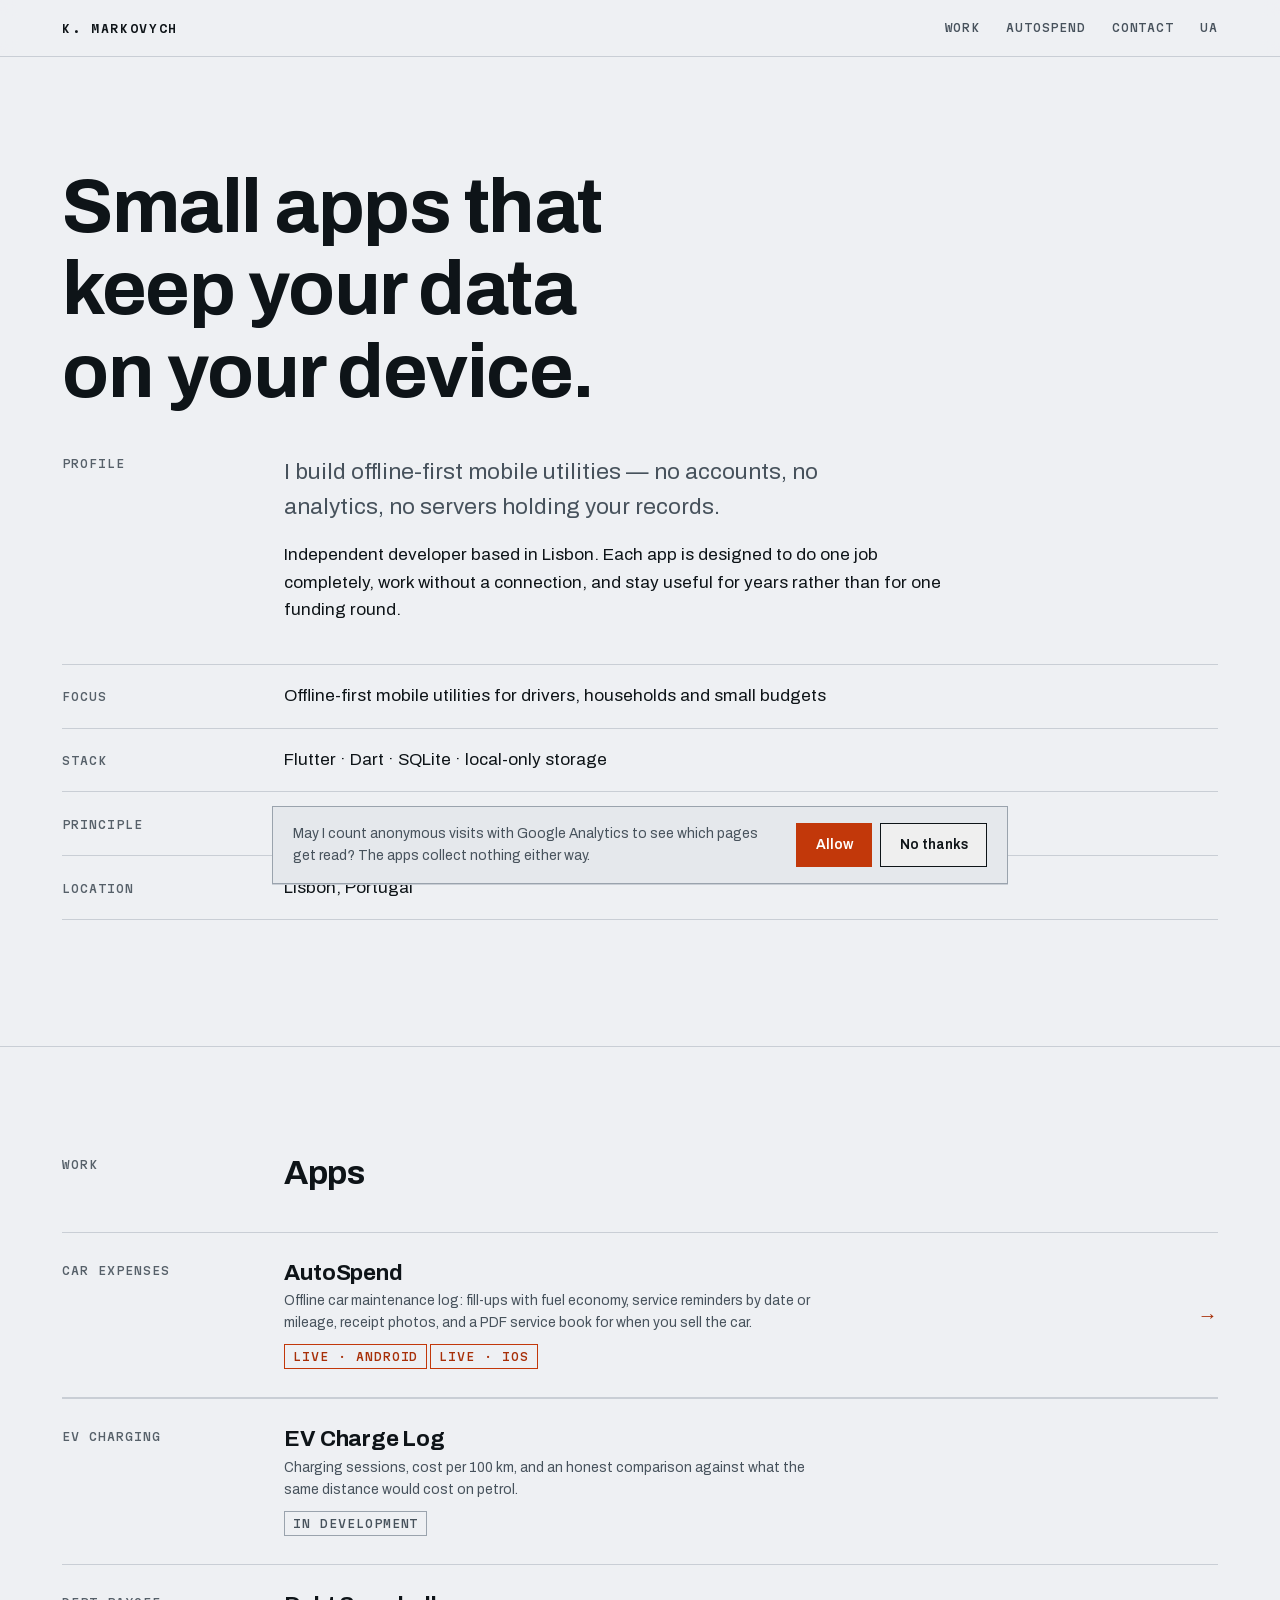
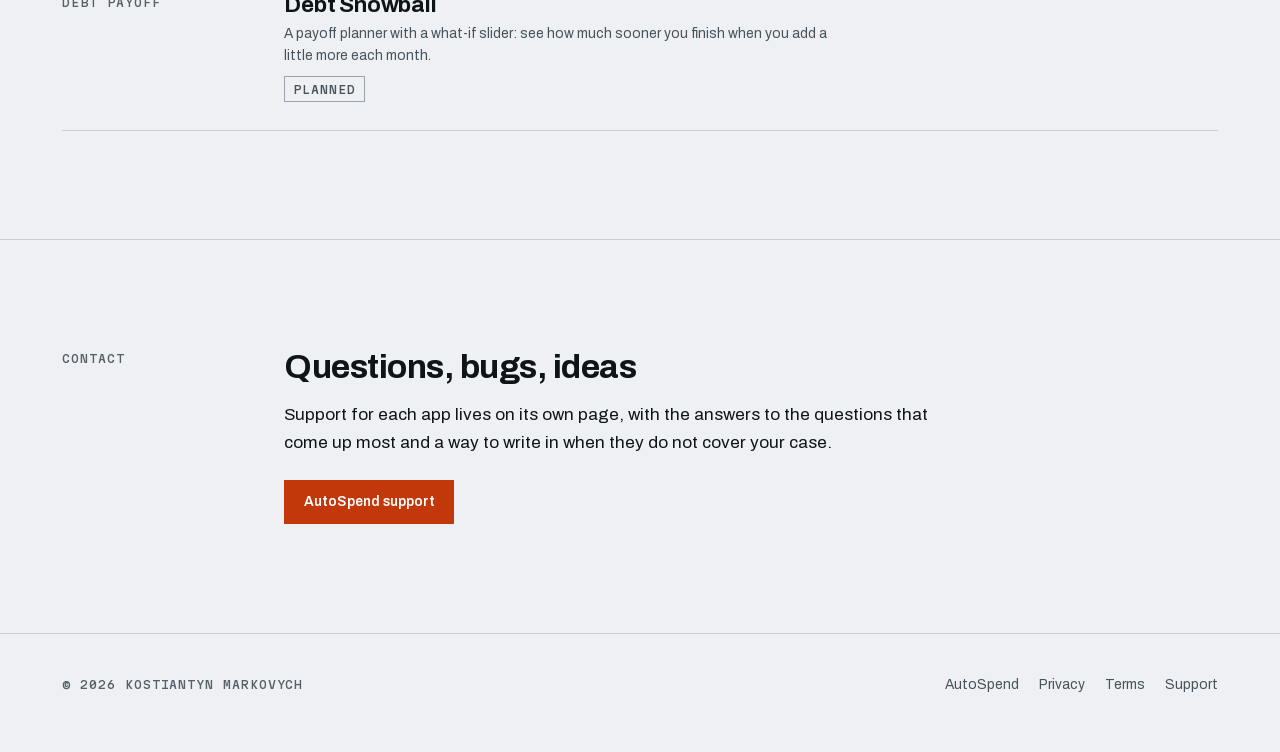
<file: index.html>
<!doctype html>
<html lang="en">
<head>
<meta charset="utf-8">
<meta name="viewport" content="width=device-width, initial-scale=1">
<title>Kostiantyn Markovych — offline-first mobile apps</title>
<meta name="description" content="Independent developer building small, offline-first mobile utilities that keep your data on your device. Maker of AutoSpend.">
<link rel="canonical" href="https://kmarkovych.com/">
<link rel="alternate" hreflang="en" href="https://kmarkovych.com/">
<link rel="alternate" hreflang="uk" href="https://kmarkovych.com/uk/">
<link rel="alternate" hreflang="x-default" href="https://kmarkovych.com/">
<meta property="og:title" content="Kostiantyn Markovych — offline-first mobile apps">
<meta property="og:description" content="Small, offline-first mobile utilities that keep your data on your device.">
<meta property="og:type" content="website">
<meta property="og:url" content="https://kmarkovych.com/">
<meta property="og:image" content="https://kmarkovych.com/assets/og-image.png">
<meta property="og:image:width" content="1200">
<meta property="og:image:height" content="630">
<meta name="twitter:card" content="summary_large_image">
<link rel="preload" href="/assets/fonts/archivo-400-latin.woff2" as="font" type="font/woff2" crossorigin>
<link rel="preload" href="/assets/fonts/archivo-700-latin.woff2" as="font" type="font/woff2" crossorigin>
<link rel="icon" href="/assets/favicon.svg" type="image/svg+xml">
<link rel="icon" href="/assets/favicon-32.png" sizes="32x32" type="image/png">
<link rel="apple-touch-icon" href="/assets/apple-touch-icon.png">
<link rel="stylesheet" href="/assets/site.css">
</head>
<body>
<a class="skip" href="#main">Skip to content</a>

<header class="site-head">
  <div class="wrap">
    <a class="brand" href="/">K. Markovych</a>
    <nav class="site-nav" aria-label="Main">
      <a href="/#work">Work</a>
      <a href="/autospend/">AutoSpend</a>
      <a href="/#contact">Contact</a>
      <a href="/uk/" hreflang="uk" lang="uk">UA</a>
    </nav>
  </div>
</header>

<main id="main">
  <section aria-labelledby="intro">
    <div class="wrap stack-lg">
      <h1 id="intro">Small apps that<br>keep your data<br>on your device.</h1>
      <div class="row">
        <p class="mono">Profile</p>
        <div class="stack">
          <p class="lede">I build offline-first mobile utilities — no accounts, no analytics, no servers holding your records.</p>
          <p>Independent developer based in Lisbon. Each app is designed to do one job completely, work without a connection, and stay useful for years rather than for one funding round.</p>
        </div>
      </div>
      <dl class="spec">
        <div><dt>Focus</dt><dd>Offline-first mobile utilities for drivers, households and small budgets</dd></div>
        <div><dt>Stack</dt><dd>Flutter · Dart · SQLite · local-only storage</dd></div>
        <div><dt>Principle</dt><dd>Your records stay on your device; the app works with the network switched off</dd></div>
        <div><dt>Location</dt><dd>Lisbon, Portugal</dd></div>
      </dl>
    </div>
  </section>

  <section id="work" aria-labelledby="work-h">
    <div class="wrap stack-lg">
      <div class="row">
        <p class="mono">Work</p>
        <h2 id="work-h">Apps</h2>
      </div>
      <div>
        <a class="entry" href="/autospend/">
          <span class="mono">Car expenses</span>
          <span>
            <h3>AutoSpend</h3>
            <p>Offline car maintenance log: fill-ups with fuel economy, service reminders by date or mileage, receipt photos, and a PDF service book for when you sell the car.</p>
            <p style="margin-top:.6rem"><span class="status status--live">Live · Android</span> <span class="status status--live">Live · iOS</span></p>
          </span>
          <span class="go" aria-hidden="true">→</span>
        </a>
        <div class="entry">
          <span class="mono">EV charging</span>
          <span>
            <h3>EV Charge Log</h3>
            <p>Charging sessions, cost per 100 km, and an honest comparison against what the same distance would cost on petrol.</p>
            <p style="margin-top:.6rem"><span class="status">In development</span></p>
          </span>
          <span class="go" aria-hidden="true"></span>
        </div>
        <div class="entry">
          <span class="mono">Debt payoff</span>
          <span>
            <h3>Debt Snowball</h3>
            <p>A payoff planner with a what-if slider: see how much sooner you finish when you add a little more each month.</p>
            <p style="margin-top:.6rem"><span class="status">Planned</span></p>
          </span>
          <span class="go" aria-hidden="true"></span>
        </div>
      </div>
    </div>
  </section>

  <section id="contact" aria-labelledby="contact-h">
    <div class="wrap stack-lg">
      <div class="row">
        <p class="mono">Contact</p>
        <div class="stack">
          <h2 id="contact-h">Questions, bugs, ideas</h2>
          <p>Support for each app lives on its own page, with the answers to the questions that come up most and a way to write in when they do not cover your case.</p>
          <div class="btns" style="margin-top:1.5rem">
            <a class="btn btn--signal" href="/autospend/support/">AutoSpend support</a>
          </div>
        </div>
      </div>
    </div>
  </section>
</main>

<footer class="site-foot">
  <div class="wrap">
    <p class="mono">© 2026 Kostiantyn Markovych</p>
    <nav aria-label="Footer">
      <a href="/autospend/">AutoSpend</a>
      <a href="/autospend/privacy/">Privacy</a>
      <a href="/autospend/terms/">Terms</a>
      <a href="/autospend/support/">Support</a>
    </nav>
  </div>
</footer>
<script src="/assets/analytics.js" defer></script>
</body>
</html>
</file>
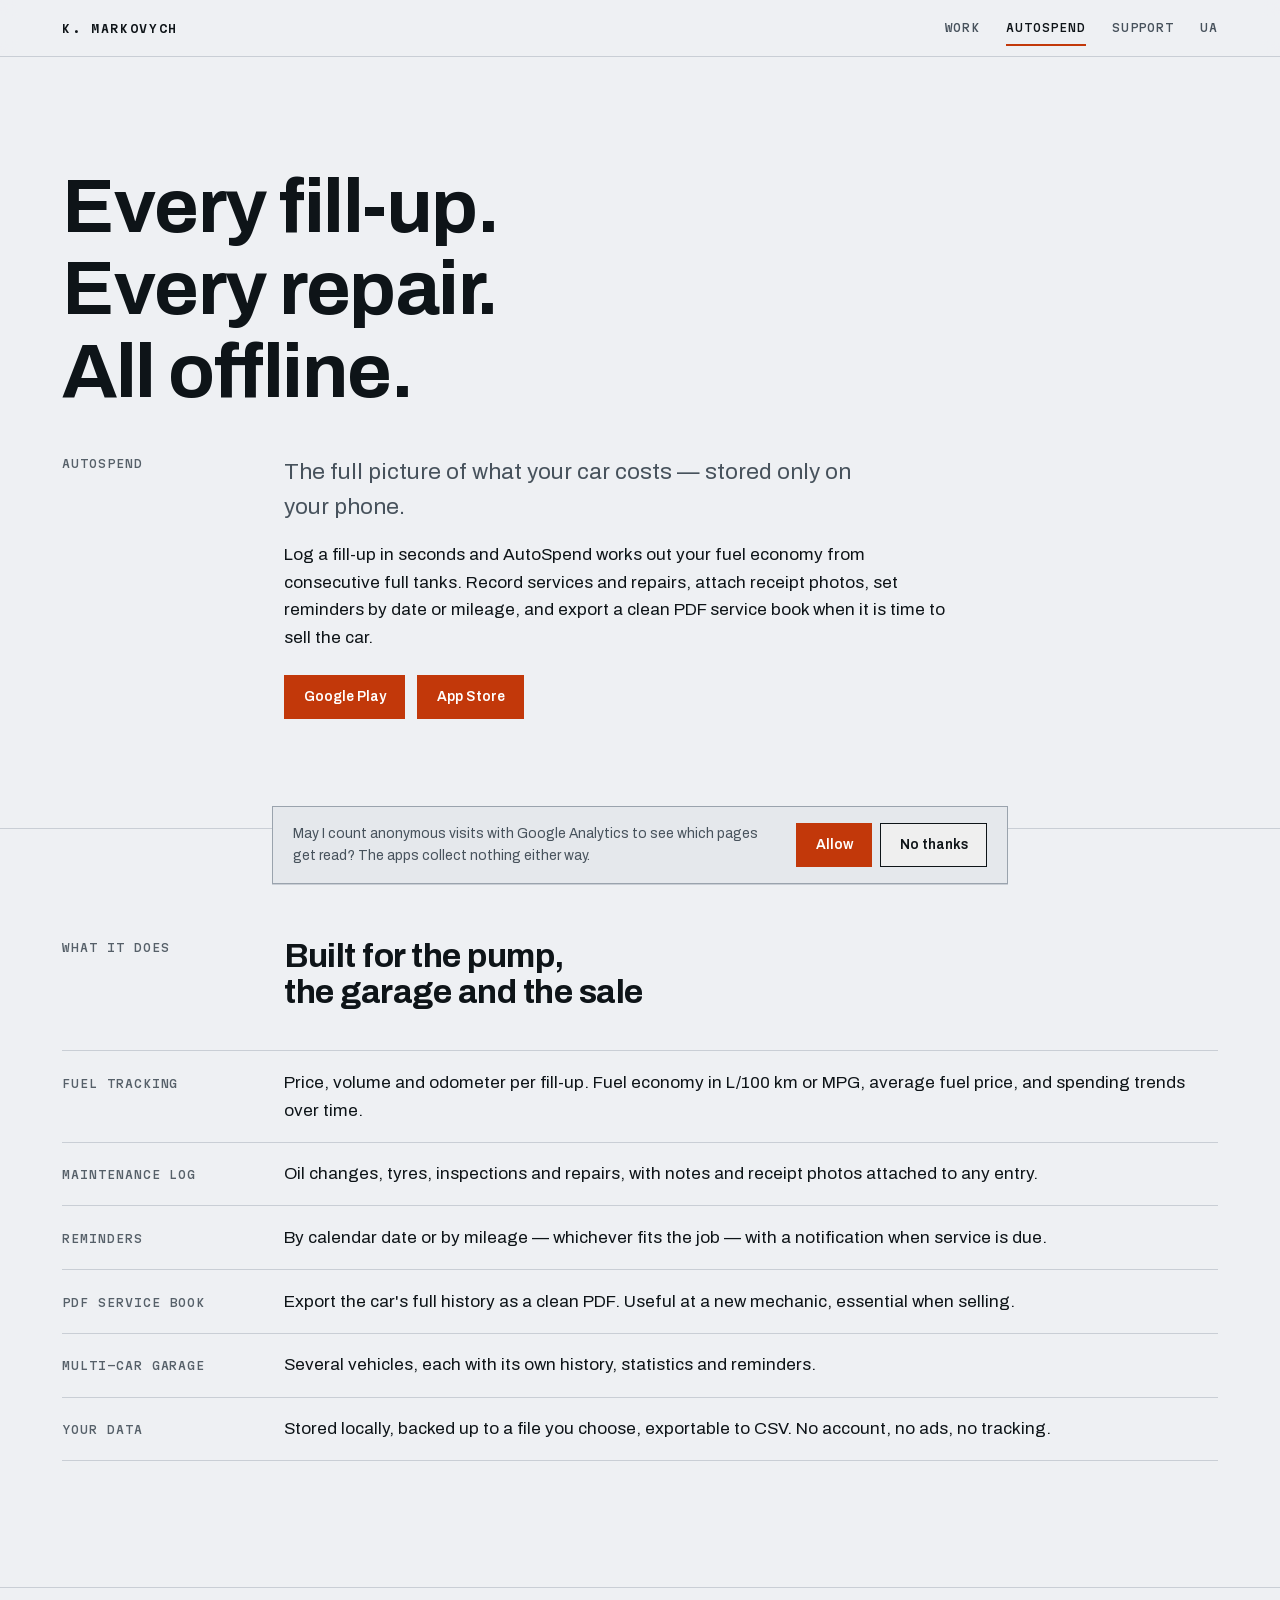
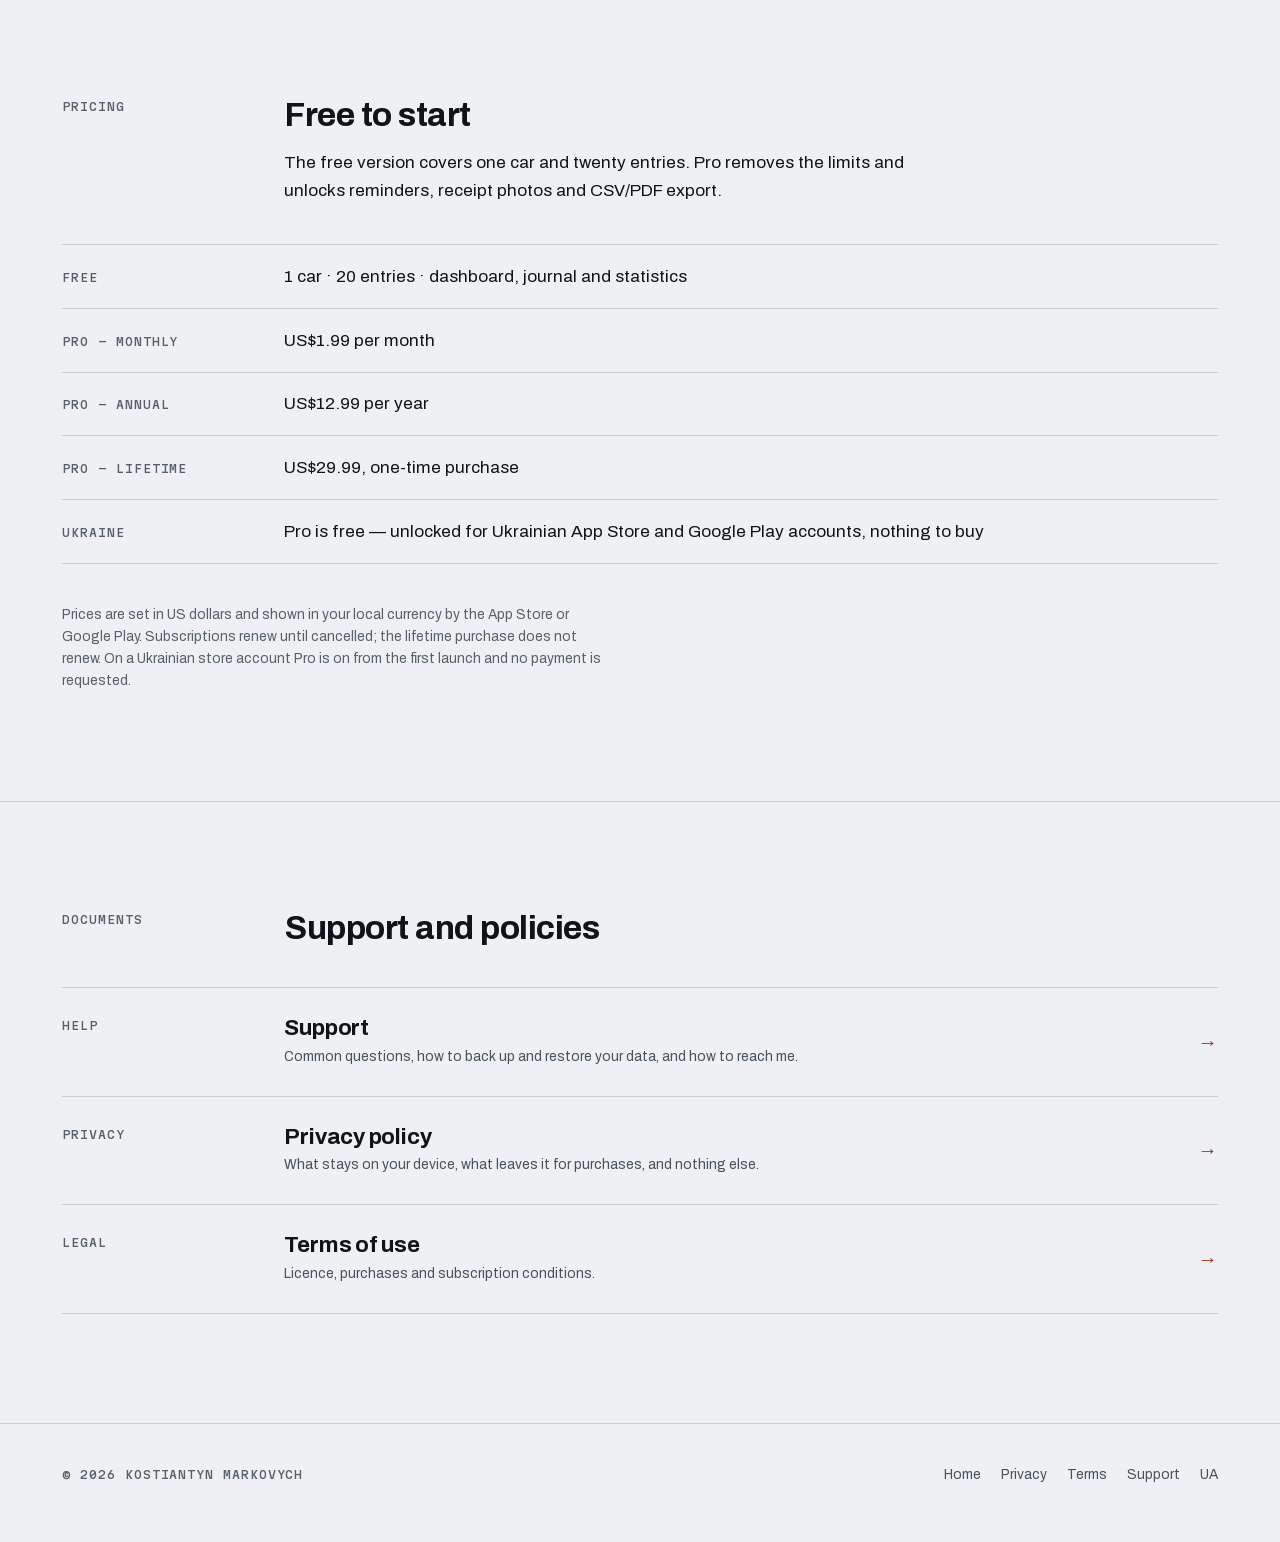
<file: autospend/index.html>
<!doctype html>
<html lang="en">
<head>
<meta charset="utf-8">
<meta name="viewport" content="width=device-width, initial-scale=1">
<title>AutoSpend — offline car maintenance log</title>
<meta name="description" content="Log fuel, service and repairs offline. Fuel economy, reminders by date or mileage, receipt photos and a PDF service book. No account, no ads.">
<link rel="canonical" href="https://kmarkovych.com/autospend/">
<link rel="alternate" hreflang="en" href="https://kmarkovych.com/autospend/">
<link rel="alternate" hreflang="uk" href="https://kmarkovych.com/uk/autospend/">
<link rel="alternate" hreflang="x-default" href="https://kmarkovych.com/autospend/">
<meta property="og:title" content="AutoSpend — offline car maintenance log">
<meta property="og:description" content="Fuel economy, service reminders and a PDF service book. Everything stays on your device.">
<meta property="og:type" content="website">
<meta property="og:url" content="https://kmarkovych.com/autospend/">
<meta property="og:image" content="https://kmarkovych.com/assets/og-image.png">
<meta property="og:image:width" content="1200">
<meta property="og:image:height" content="630">
<meta name="twitter:card" content="summary_large_image">
<link rel="preload" href="/assets/fonts/archivo-400-latin.woff2" as="font" type="font/woff2" crossorigin>
<link rel="preload" href="/assets/fonts/archivo-700-latin.woff2" as="font" type="font/woff2" crossorigin>
<link rel="icon" href="/assets/favicon.svg" type="image/svg+xml">
<link rel="icon" href="/assets/favicon-32.png" sizes="32x32" type="image/png">
<link rel="apple-touch-icon" href="/assets/apple-touch-icon.png">
<link rel="stylesheet" href="/assets/site.css">
</head>
<body>
<a class="skip" href="#main">Skip to content</a>

<header class="site-head">
  <div class="wrap">
    <a class="brand" href="/">K. Markovych</a>
    <nav class="site-nav" aria-label="Main">
      <a href="/#work">Work</a>
      <a href="/autospend/" aria-current="page">AutoSpend</a>
      <a href="/autospend/support/">Support</a>
      <a href="/uk/autospend/" hreflang="uk" lang="uk">UA</a>
    </nav>
  </div>
</header>

<main id="main">
  <section aria-labelledby="intro">
    <div class="wrap stack-lg">
      <h1 id="intro">Every fill-up.<br>Every repair.<br>All offline.</h1>
      <div class="row">
        <p class="mono">AutoSpend</p>
        <div class="stack">
          <p class="lede">The full picture of what your car costs — stored only on your phone.</p>
          <p>Log a fill-up in seconds and AutoSpend works out your fuel economy from consecutive full tanks. Record services and repairs, attach receipt photos, set reminders by date or mileage, and export a clean PDF service book when it is time to sell the car.</p>
          <div class="btns" style="margin-top:1.5rem">
            <a class="btn btn--signal" href="https://play.google.com/store/apps/details?id=com.kmarkovych.autospend">Google Play</a>
            <a class="btn btn--signal" href="https://apps.apple.com/app/id6759174528">App Store</a>
          </div>
        </div>
      </div>
    </div>
  </section>

  <section aria-labelledby="feat-h">
    <div class="wrap stack-lg">
      <div class="row">
        <p class="mono">What it does</p>
        <h2 id="feat-h">Built for the pump,<br>the garage and the sale</h2>
      </div>
      <dl class="spec">
        <div>
          <dt>Fuel tracking</dt>
          <dd>Price, volume and odometer per fill-up. Fuel economy in L/100 km or MPG, average fuel price, and spending trends over time.</dd>
        </div>
        <div>
          <dt>Maintenance log</dt>
          <dd>Oil changes, tyres, inspections and repairs, with notes and receipt photos attached to any entry.</dd>
        </div>
        <div>
          <dt>Reminders</dt>
          <dd>By calendar date or by mileage — whichever fits the job — with a notification when service is due.</dd>
        </div>
        <div>
          <dt>PDF service book</dt>
          <dd>Export the car's full history as a clean PDF. Useful at a new mechanic, essential when selling.</dd>
        </div>
        <div>
          <dt>Multi-car garage</dt>
          <dd>Several vehicles, each with its own history, statistics and reminders.</dd>
        </div>
        <div>
          <dt>Your data</dt>
          <dd>Stored locally, backed up to a file you choose, exportable to CSV. No account, no ads, no tracking.</dd>
        </div>
      </dl>
    </div>
  </section>

  <section aria-labelledby="price-h">
    <div class="wrap stack-lg">
      <div class="row">
        <p class="mono">Pricing</p>
        <div class="stack">
          <h2 id="price-h">Free to start</h2>
          <p>The free version covers one car and twenty entries. Pro removes the limits and unlocks reminders, receipt photos and CSV/PDF export.</p>
        </div>
      </div>
      <dl class="spec">
        <div><dt>Free</dt><dd>1 car · 20 entries · dashboard, journal and statistics</dd></div>
        <div><dt>Pro — monthly</dt><dd>US$1.99 per month</dd></div>
        <div><dt>Pro — annual</dt><dd>US$12.99 per year</dd></div>
        <div><dt>Pro — lifetime</dt><dd>US$29.99, one-time purchase</dd></div>
        <div><dt>Ukraine</dt><dd>Pro is free — unlocked for Ukrainian App Store and Google Play accounts, nothing to buy</dd></div>
      </dl>
      <p style="color:var(--ink-3);font-size:var(--text-sm)">Prices are set in US dollars and shown in your local currency by the App Store or Google Play. Subscriptions renew until cancelled; the lifetime purchase does not renew. On a Ukrainian store account Pro is on from the first launch and no payment is requested.</p>
    </div>
  </section>

  <section aria-labelledby="links-h">
    <div class="wrap stack-lg">
      <div class="row">
        <p class="mono">Documents</p>
        <h2 id="links-h">Support and policies</h2>
      </div>
      <div>
        <a class="entry" href="/autospend/support/">
          <span class="mono">Help</span>
          <span><h3>Support</h3><p>Common questions, how to back up and restore your data, and how to reach me.</p></span>
          <span class="go" aria-hidden="true">→</span>
        </a>
        <a class="entry" href="/autospend/privacy/">
          <span class="mono">Privacy</span>
          <span><h3>Privacy policy</h3><p>What stays on your device, what leaves it for purchases, and nothing else.</p></span>
          <span class="go" aria-hidden="true">→</span>
        </a>
        <a class="entry" href="/autospend/terms/">
          <span class="mono">Legal</span>
          <span><h3>Terms of use</h3><p>Licence, purchases and subscription conditions.</p></span>
          <span class="go" aria-hidden="true">→</span>
        </a>
      </div>
    </div>
  </section>
</main>

<footer class="site-foot">
  <div class="wrap">
    <p class="mono">© 2026 Kostiantyn Markovych</p>
    <nav aria-label="Footer">
      <a href="/">Home</a>
      <a href="/autospend/privacy/">Privacy</a>
      <a href="/autospend/terms/">Terms</a>
      <a href="/autospend/support/">Support</a>
      <a href="/uk/autospend/" hreflang="uk" lang="uk">UA</a>
    </nav>
  </div>
</footer>
<script src="/assets/analytics.js" defer></script>
</body>
</html>
</file>
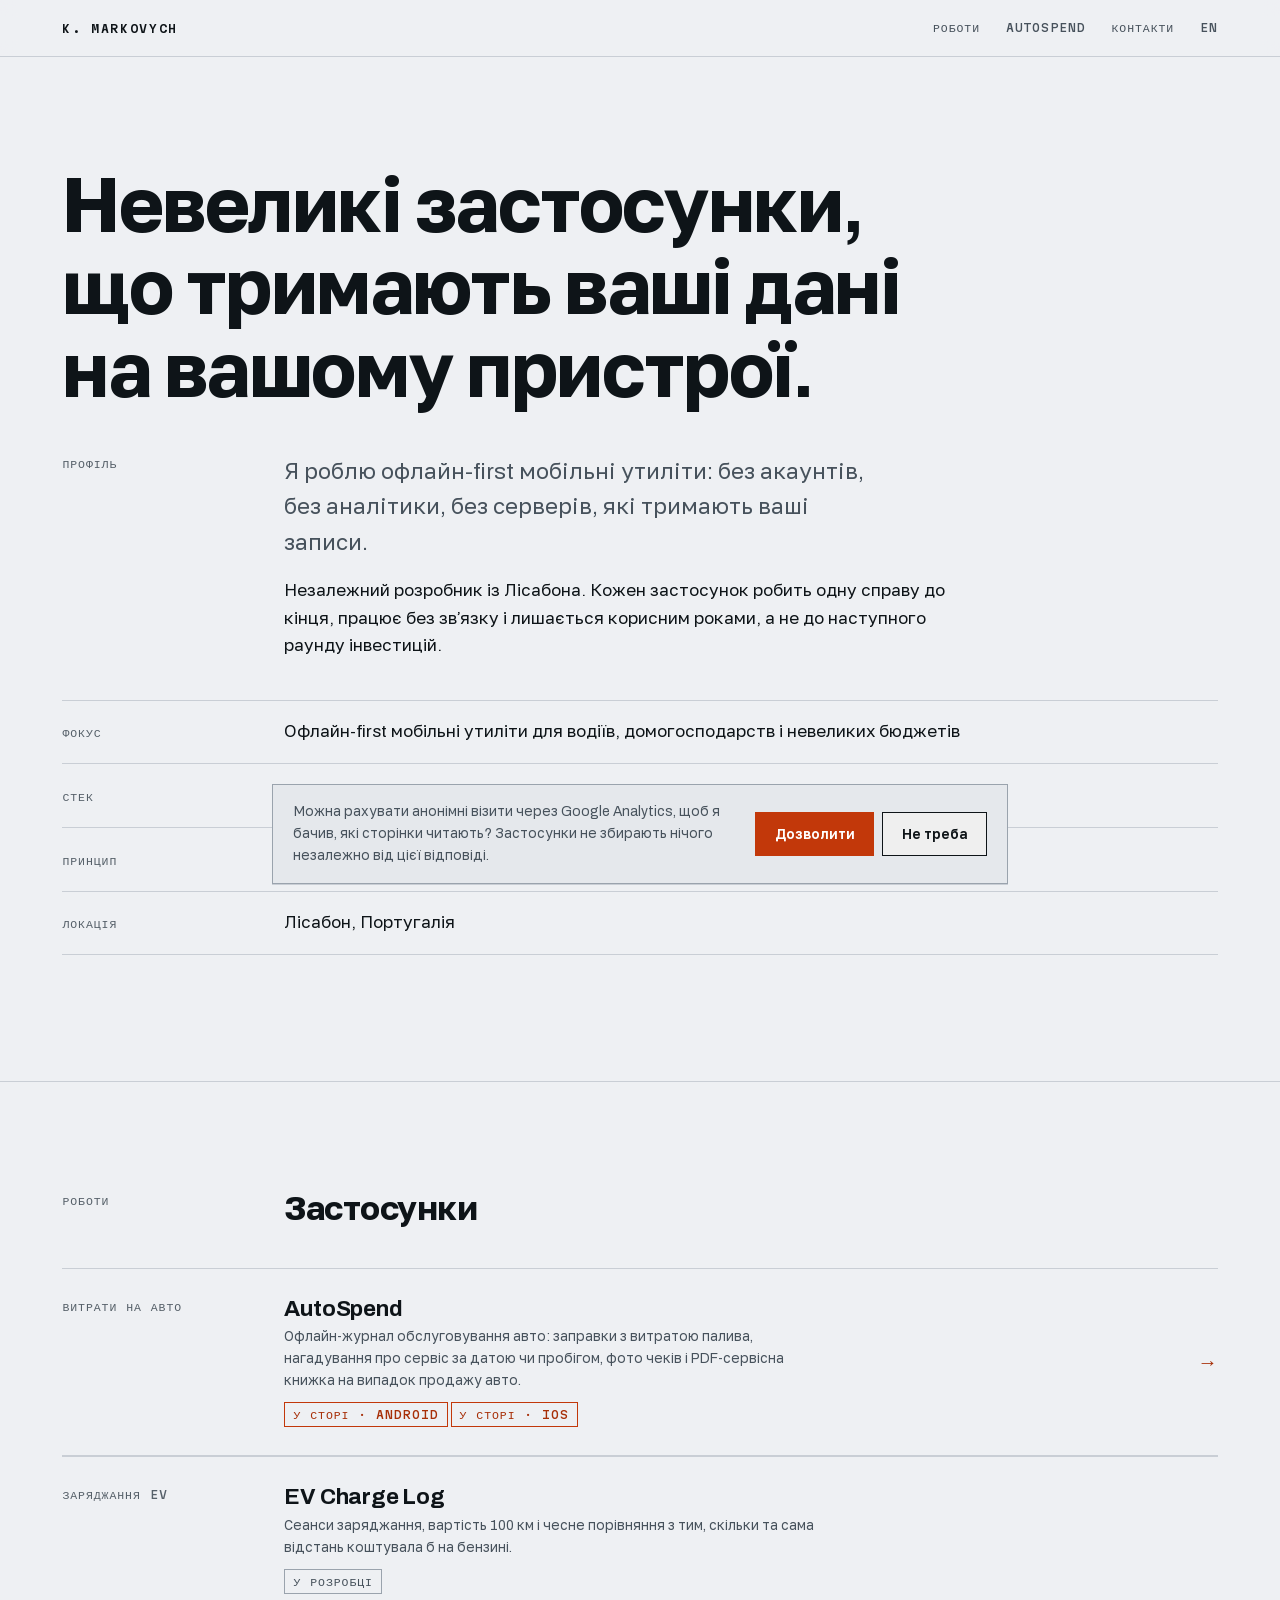
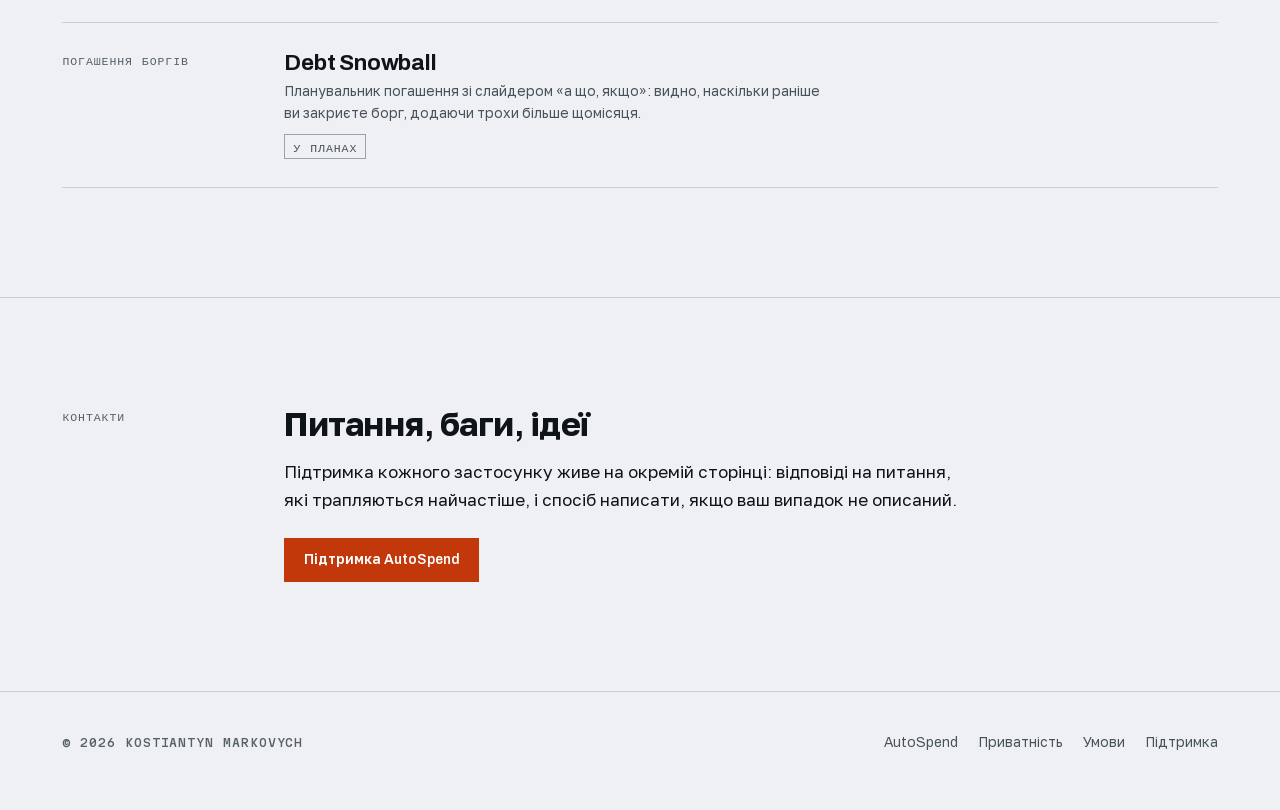
<file: uk/index.html>
<!doctype html>
<html lang="uk">
<head>
<meta charset="utf-8">
<meta name="viewport" content="width=device-width, initial-scale=1">
<title>Костянтин Маркович — офлайн-first мобільні застосунки</title>
<meta name="description" content="Незалежний розробник невеликих офлайн-first мобільних утиліт, які тримають ваші дані на пристрої. Автор AutoSpend.">
<link rel="canonical" href="https://kmarkovych.com/uk/">
<link rel="alternate" hreflang="en" href="https://kmarkovych.com/">
<link rel="alternate" hreflang="uk" href="https://kmarkovych.com/uk/">
<link rel="alternate" hreflang="x-default" href="https://kmarkovych.com/">
<meta property="og:title" content="Костянтин Маркович — офлайн-first мобільні застосунки">
<meta property="og:description" content="Невеликі офлайн-first мобільні утиліти, які тримають ваші дані на пристрої.">
<meta property="og:type" content="website">
<meta property="og:url" content="https://kmarkovych.com/uk/">
<meta property="og:image" content="https://kmarkovych.com/assets/og-image.png">
<meta property="og:image:width" content="1200">
<meta property="og:image:height" content="630">
<meta name="twitter:card" content="summary_large_image">
<link rel="preload" href="/assets/fonts/archivo-400-latin.woff2" as="font" type="font/woff2" crossorigin>
<link rel="preload" href="/assets/fonts/archivo-700-latin.woff2" as="font" type="font/woff2" crossorigin>
<link rel="icon" href="/assets/favicon.svg" type="image/svg+xml">
<link rel="icon" href="/assets/favicon-32.png" sizes="32x32" type="image/png">
<link rel="apple-touch-icon" href="/assets/apple-touch-icon.png">
<link rel="stylesheet" href="/assets/site.css">
</head>
<body>
<a class="skip" href="#main">Перейти до вмісту</a>

<header class="site-head">
  <div class="wrap">
    <a class="brand" href="/">K. Markovych</a>
    <nav class="site-nav" aria-label="Головна навігація">
      <a href="/uk/#work">Роботи</a>
      <a href="/uk/autospend/">AutoSpend</a>
      <a href="/uk/#contact">Контакти</a>
      <a href="/" hreflang="en" lang="en">EN</a>
    </nav>
  </div>
</header>

<main id="main">
  <section aria-labelledby="intro">
    <div class="wrap stack-lg">
      <h1 id="intro">Невеликі застосунки,<br>що тримають ваші дані<br>на вашому пристрої.</h1>
      <div class="row">
        <p class="mono">Профіль</p>
        <div class="stack">
          <p class="lede">Я роблю офлайн-first мобільні утиліти: без акаунтів, без аналітики, без серверів, які тримають ваші записи.</p>
          <p>Незалежний розробник із Лісабона. Кожен застосунок робить одну справу до кінця, працює без звʼязку і лишається корисним роками, а не до наступного раунду інвестицій.</p>
        </div>
      </div>
      <dl class="spec">
        <div><dt>Фокус</dt><dd>Офлайн-first мобільні утиліти для водіїв, домогосподарств і невеликих бюджетів</dd></div>
        <div><dt>Стек</dt><dd>Flutter · Dart · SQLite · зберігання лише локально</dd></div>
        <div><dt>Принцип</dt><dd>Ваші записи лишаються на пристрої; застосунок працює з вимкненою мережею</dd></div>
        <div><dt>Локація</dt><dd>Лісабон, Португалія</dd></div>
      </dl>
    </div>
  </section>

  <section id="work" aria-labelledby="work-h">
    <div class="wrap stack-lg">
      <div class="row">
        <p class="mono">Роботи</p>
        <h2 id="work-h">Застосунки</h2>
      </div>
      <div>
        <a class="entry" href="/uk/autospend/">
          <span class="mono">Витрати на авто</span>
          <span>
            <h3>AutoSpend</h3>
            <p>Офлайн-журнал обслуговування авто: заправки з витратою палива, нагадування про сервіс за датою чи пробігом, фото чеків і PDF-сервісна книжка на випадок продажу авто.</p>
            <p style="margin-top:.6rem"><span class="status status--live">У сторі · Android</span> <span class="status status--live">У сторі · iOS</span></p>
          </span>
          <span class="go" aria-hidden="true">→</span>
        </a>
        <div class="entry">
          <span class="mono">Заряджання EV</span>
          <span>
            <h3>EV Charge Log</h3>
            <p>Сеанси заряджання, вартість 100 км і чесне порівняння з тим, скільки та сама відстань коштувала б на бензині.</p>
            <p style="margin-top:.6rem"><span class="status">У розробці</span></p>
          </span>
          <span class="go" aria-hidden="true"></span>
        </div>
        <div class="entry">
          <span class="mono">Погашення боргів</span>
          <span>
            <h3>Debt Snowball</h3>
            <p>Планувальник погашення зі слайдером «а що, якщо»: видно, наскільки раніше ви закриєте борг, додаючи трохи більше щомісяця.</p>
            <p style="margin-top:.6rem"><span class="status">У планах</span></p>
          </span>
          <span class="go" aria-hidden="true"></span>
        </div>
      </div>
    </div>
  </section>

  <section id="contact" aria-labelledby="contact-h">
    <div class="wrap stack-lg">
      <div class="row">
        <p class="mono">Контакти</p>
        <div class="stack">
          <h2 id="contact-h">Питання, баги, ідеї</h2>
          <p>Підтримка кожного застосунку живе на окремій сторінці: відповіді на питання, які трапляються найчастіше, і спосіб написати, якщо ваш випадок не описаний.</p>
          <div class="btns" style="margin-top:1.5rem">
            <a class="btn btn--signal" href="/uk/autospend/support/">Підтримка AutoSpend</a>
          </div>
        </div>
      </div>
    </div>
  </section>
</main>

<footer class="site-foot">
  <div class="wrap">
    <p class="mono">© 2026 Kostiantyn Markovych</p>
    <nav aria-label="Навігація в підвалі">
      <a href="/uk/autospend/">AutoSpend</a>
      <a href="/autospend/privacy/#uk">Приватність</a>
      <a href="/uk/autospend/terms/">Умови</a>
      <a href="/uk/autospend/support/">Підтримка</a>
    </nav>
  </div>
</footer>
<script src="/assets/analytics.js" defer></script>
</body>
</html>
</file>
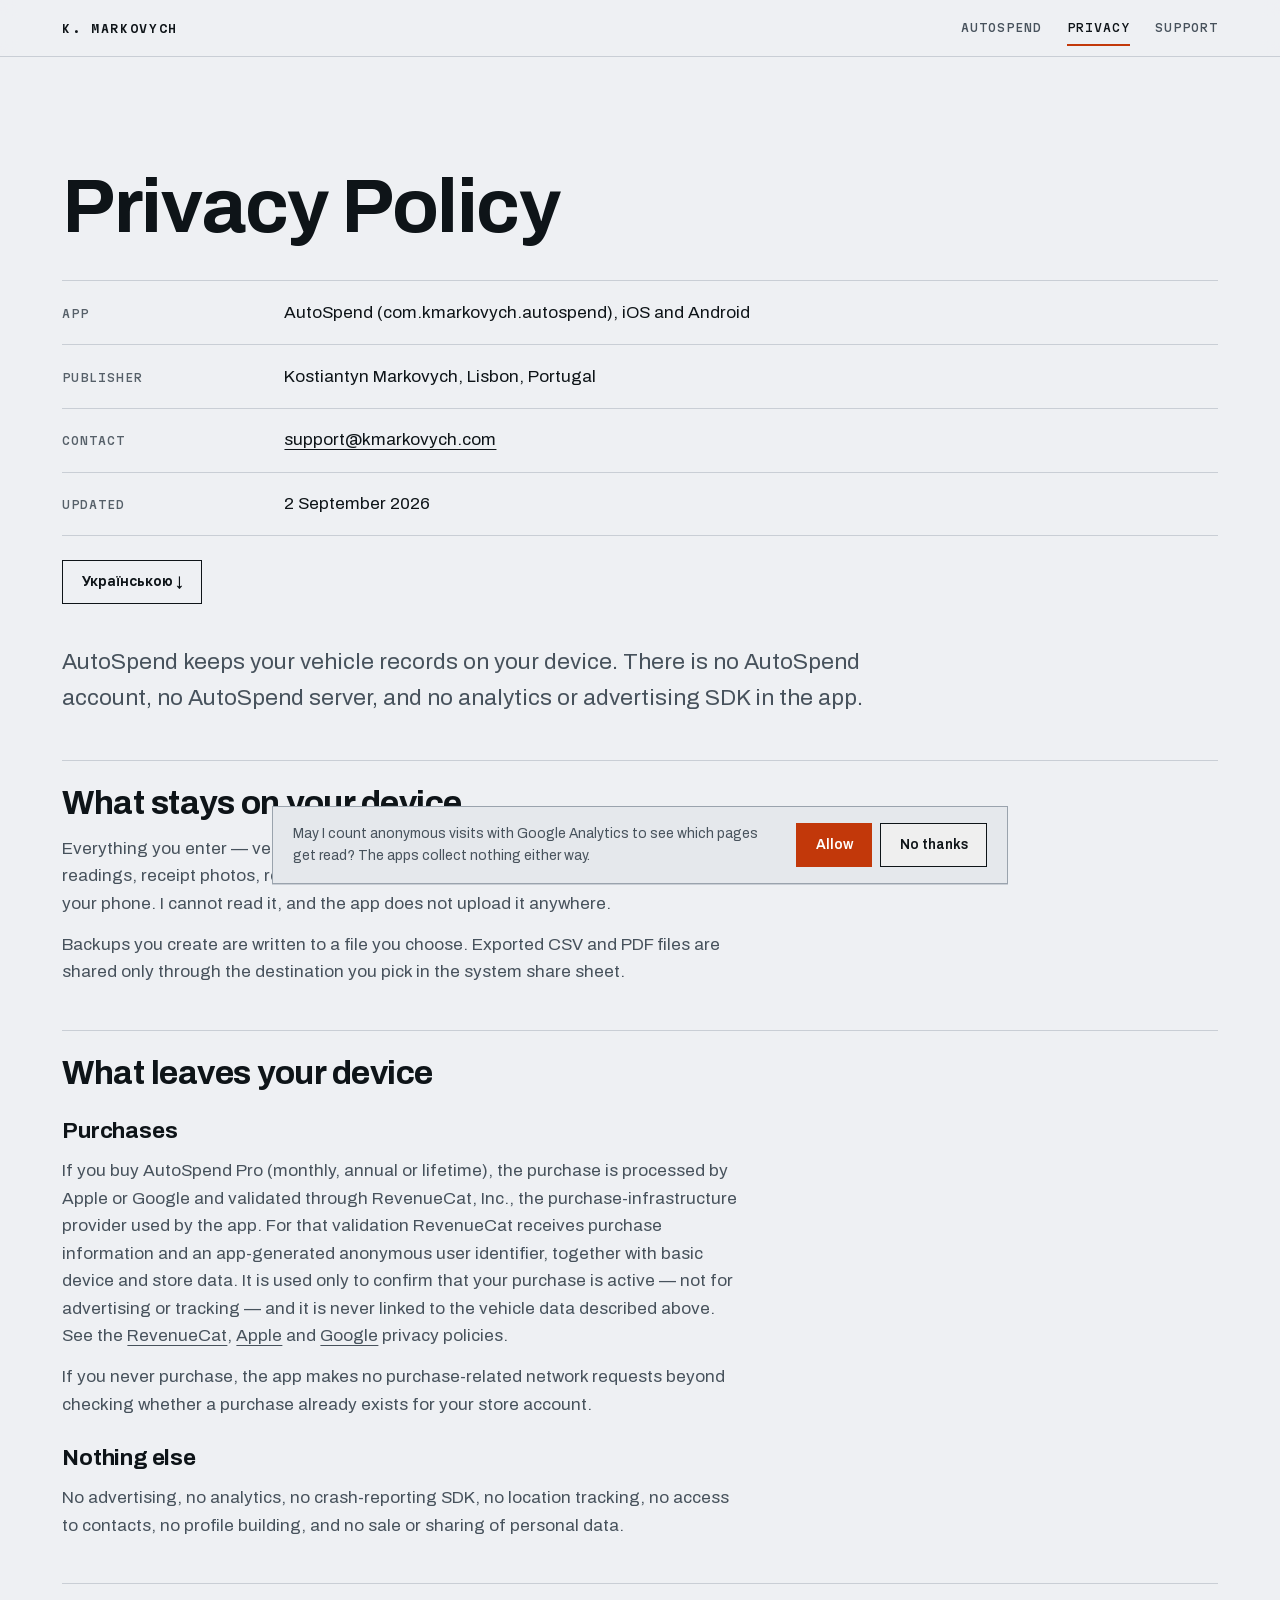
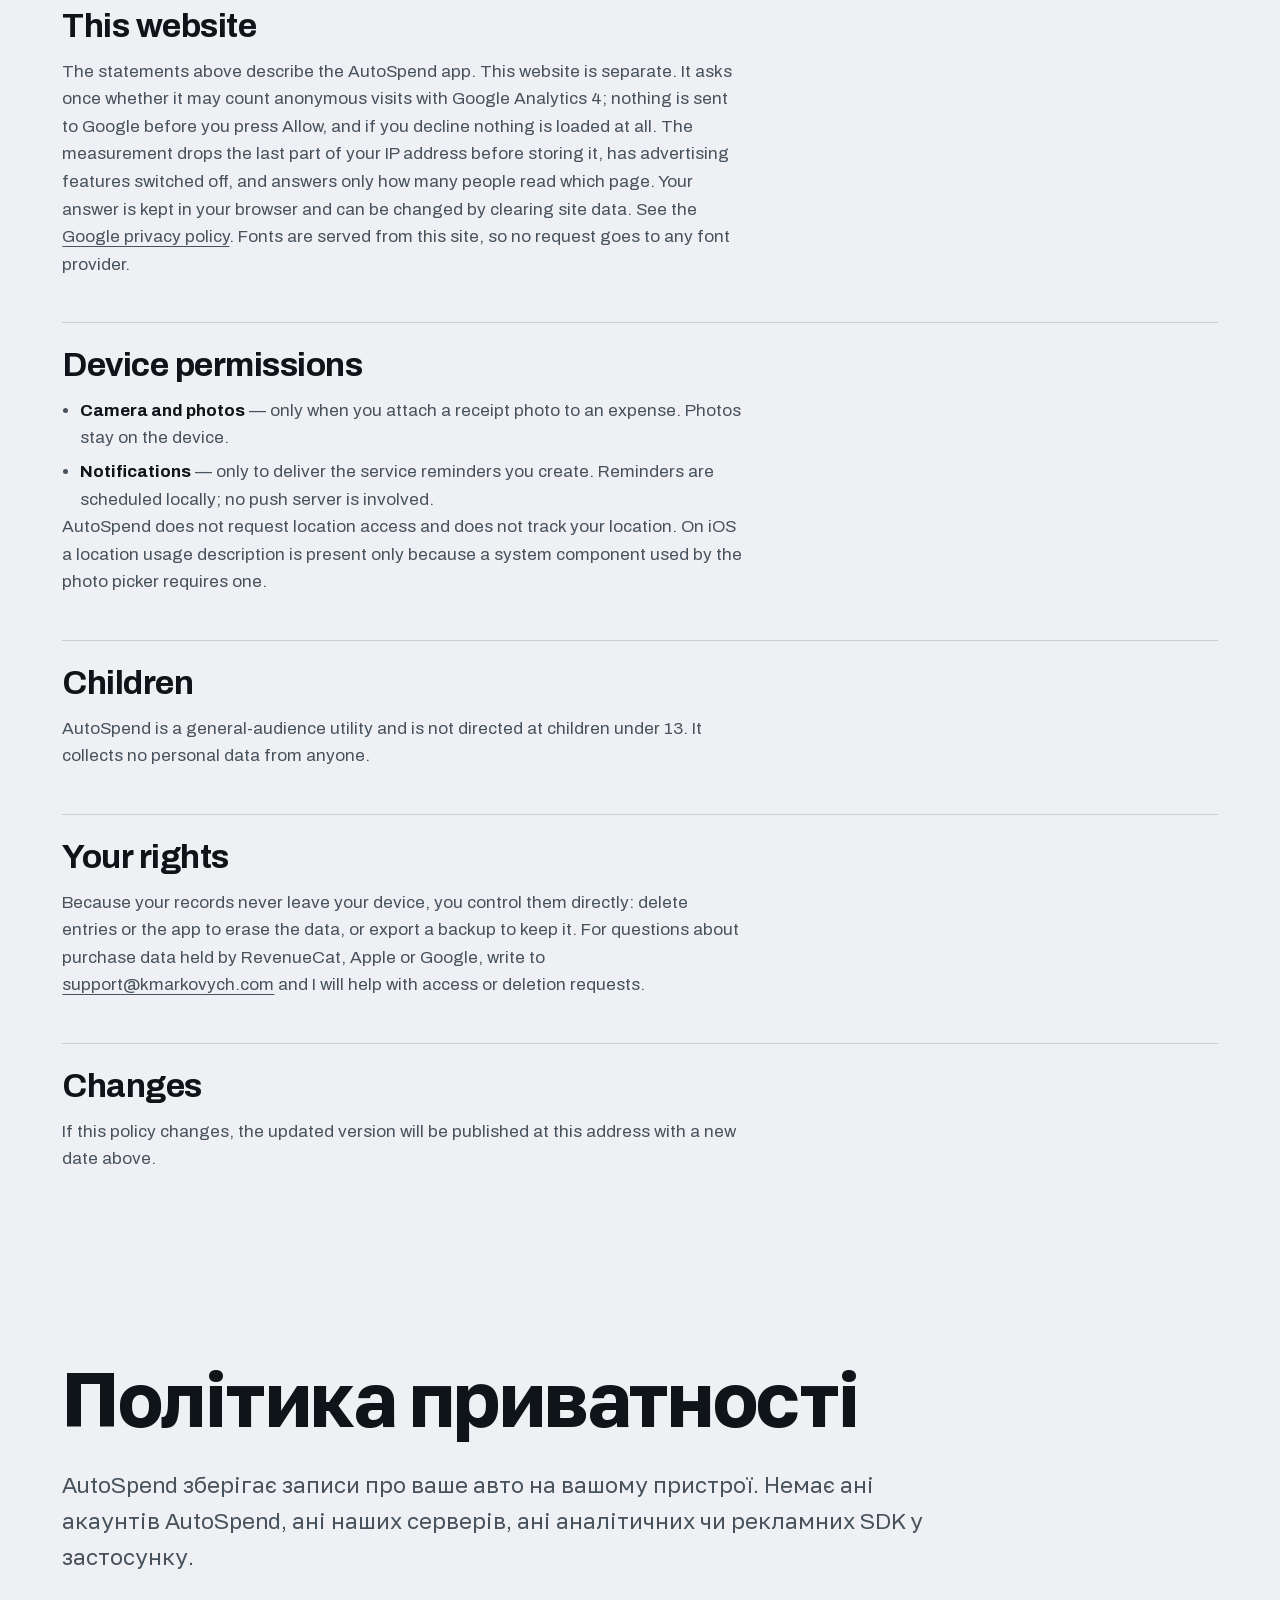
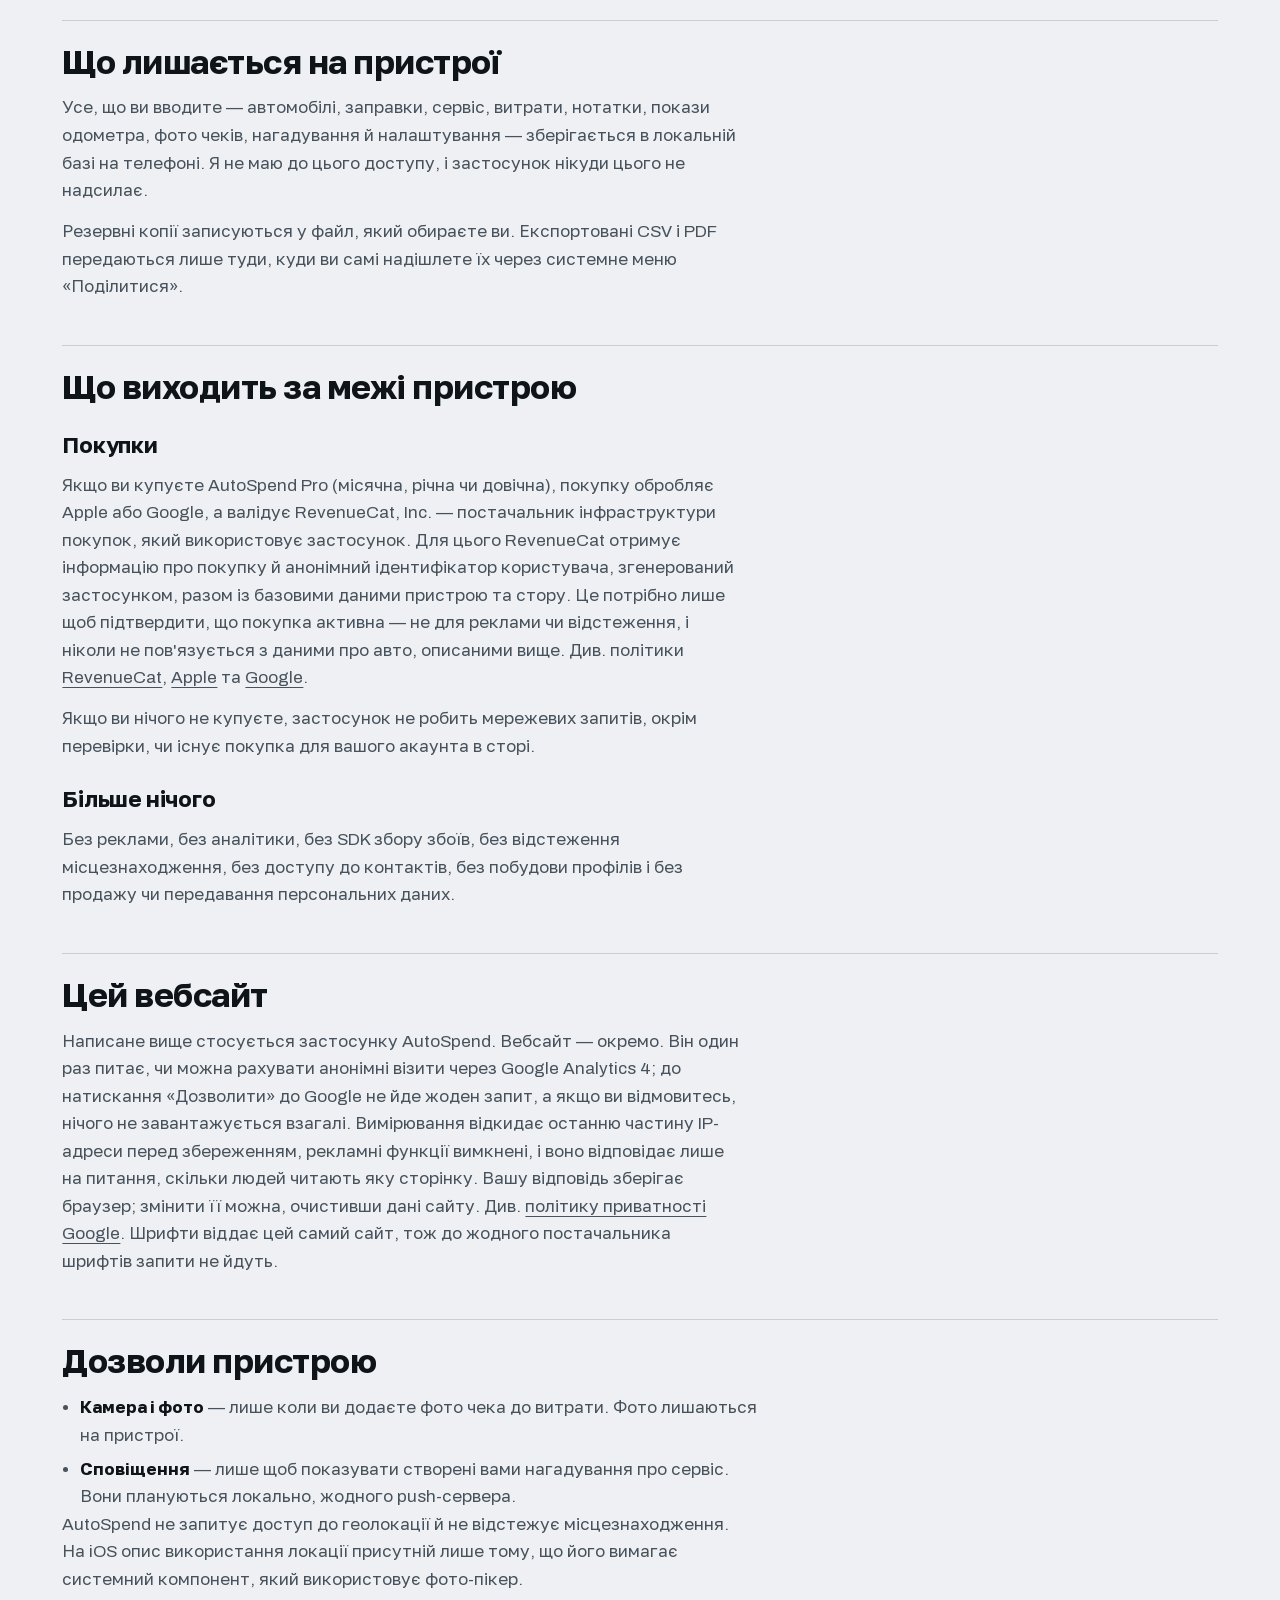
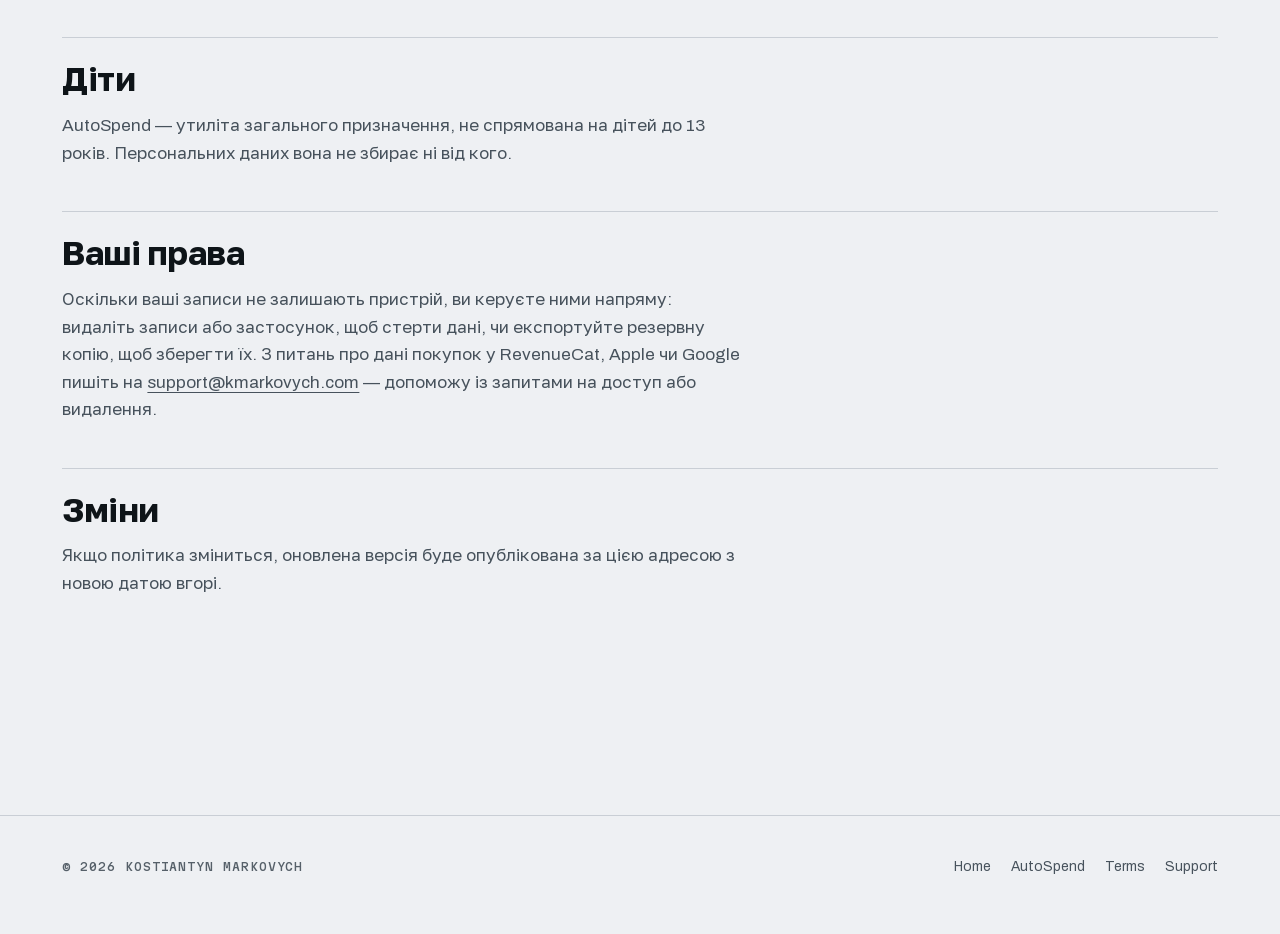
<file: autospend/privacy/index.html>
<!doctype html>
<html lang="en">
<head>
<meta charset="utf-8">
<meta name="viewport" content="width=device-width, initial-scale=1">
<title>AutoSpend — Privacy Policy</title>
<meta name="description" content="AutoSpend keeps your vehicle records on your device. No account, no analytics, no advertising SDK. Purchase validation via RevenueCat is the only data that leaves the app.">
<link rel="canonical" href="https://kmarkovych.com/autospend/privacy/">
<meta property="og:title" content="AutoSpend — Privacy Policy">
<meta property="og:description" content="What stays on your device, what leaves it for purchases, and nothing else.">
<meta property="og:type" content="website">
<meta property="og:url" content="https://kmarkovych.com/autospend/privacy/">
<meta property="og:image" content="https://kmarkovych.com/assets/og-image.png">
<meta property="og:image:width" content="1200">
<meta property="og:image:height" content="630">
<meta name="twitter:card" content="summary_large_image">
<link rel="preload" href="/assets/fonts/archivo-400-latin.woff2" as="font" type="font/woff2" crossorigin>
<link rel="preload" href="/assets/fonts/archivo-700-latin.woff2" as="font" type="font/woff2" crossorigin>
<link rel="icon" href="/assets/favicon.svg" type="image/svg+xml">
<link rel="icon" href="/assets/favicon-32.png" sizes="32x32" type="image/png">
<link rel="apple-touch-icon" href="/assets/apple-touch-icon.png">
<link rel="stylesheet" href="/assets/site.css">
</head>
<body>
<a class="skip" href="#main">Skip to content</a>

<header class="site-head">
  <div class="wrap">
    <a class="brand" href="/">K. Markovych</a>
    <nav class="site-nav" aria-label="Main">
      <a href="/autospend/">AutoSpend</a>
      <a href="/autospend/privacy/" aria-current="page">Privacy</a>
      <a href="/autospend/support/">Support</a>
    </nav>
  </div>
</header>

<main id="main" class="wrap legal">
  <h1>Privacy Policy</h1>
  <dl class="spec" style="margin-top:2rem">
    <div><dt>App</dt><dd>AutoSpend (com.kmarkovych.autospend), iOS and Android</dd></div>
    <div><dt>Publisher</dt><dd>Kostiantyn Markovych, Lisbon, Portugal</dd></div>
    <div><dt>Contact</dt><dd><a href="mailto:support@kmarkovych.com">support@kmarkovych.com</a></dd></div>
    <div><dt>Updated</dt><dd>2 September 2026</dd></div>
  </dl>

  <nav class="lang-nav" aria-label="Language">
    <a class="btn" href="#uk">Українською ↓</a>
  </nav>

  <p class="lede" style="margin-top:2.5rem">AutoSpend keeps your vehicle records on your device. There is no AutoSpend account, no AutoSpend server, and no analytics or advertising SDK in the app.</p>

  <h2>What stays on your device</h2>
  <p>Everything you enter — vehicles, fill-ups, services, expenses, notes, odometer readings, receipt photos, reminders and settings — is stored in a local database on your phone. I cannot read it, and the app does not upload it anywhere.</p>
  <p>Backups you create are written to a file you choose. Exported CSV and PDF files are shared only through the destination you pick in the system share sheet.</p>

  <h2>What leaves your device</h2>
  <h3>Purchases</h3>
  <p>If you buy AutoSpend Pro (monthly, annual or lifetime), the purchase is processed by Apple or Google and validated through RevenueCat, Inc., the purchase-infrastructure provider used by the app. For that validation RevenueCat receives purchase information and an app-generated anonymous user identifier, together with basic device and store data. It is used only to confirm that your purchase is active — not for advertising or tracking — and it is never linked to the vehicle data described above. See the <a href="https://www.revenuecat.com/privacy">RevenueCat</a>, <a href="https://www.apple.com/legal/privacy/">Apple</a> and <a href="https://policies.google.com/privacy">Google</a> privacy policies.</p>
  <p>If you never purchase, the app makes no purchase-related network requests beyond checking whether a purchase already exists for your store account.</p>
  <h3>Nothing else</h3>
  <p>No advertising, no analytics, no crash-reporting SDK, no location tracking, no access to contacts, no profile building, and no sale or sharing of personal data.</p>

  <h2>This website</h2>
  <p>The statements above describe the AutoSpend app. This website is separate. It asks once whether it may count anonymous visits with Google Analytics 4; nothing is sent to Google before you press Allow, and if you decline nothing is loaded at all. The measurement drops the last part of your IP address before storing it, has advertising features switched off, and answers only how many people read which page. Your answer is kept in your browser and can be changed by clearing site data. See the <a href="https://policies.google.com/privacy">Google privacy policy</a>. Fonts are served from this site, so no request goes to any font provider.</p>

  <h2>Device permissions</h2>
  <ul>
    <li><strong>Camera and photos</strong> — only when you attach a receipt photo to an expense. Photos stay on the device.</li>
    <li><strong>Notifications</strong> — only to deliver the service reminders you create. Reminders are scheduled locally; no push server is involved.</li>
  </ul>
  <p>AutoSpend does not request location access and does not track your location. On iOS a location usage description is present only because a system component used by the photo picker requires one.</p>

  <h2>Children</h2>
  <p>AutoSpend is a general-audience utility and is not directed at children under 13. It collects no personal data from anyone.</p>

  <h2>Your rights</h2>
  <p>Because your records never leave your device, you control them directly: delete entries or the app to erase the data, or export a backup to keep it. For questions about purchase data held by RevenueCat, Apple or Google, write to <a href="mailto:support@kmarkovych.com">support@kmarkovych.com</a> and I will help with access or deletion requests.</p>

  <h2>Changes</h2>
  <p>If this policy changes, the updated version will be published at this address with a new date above.</p>

  <section lang="uk">
  <h1 id="uk" style="margin-top:5rem">Політика приватності</h1>
  <p class="lede" style="margin-top:1.5rem">AutoSpend зберігає записи про ваше авто на вашому пристрої. Немає ані акаунтів AutoSpend, ані наших серверів, ані аналітичних чи рекламних SDK у застосунку.</p>

  <h2>Що лишається на пристрої</h2>
  <p>Усе, що ви вводите — автомобілі, заправки, сервіс, витрати, нотатки, покази одометра, фото чеків, нагадування й налаштування — зберігається в локальній базі на телефоні. Я не маю до цього доступу, і застосунок нікуди цього не надсилає.</p>
  <p>Резервні копії записуються у файл, який обираєте ви. Експортовані CSV і PDF передаються лише туди, куди ви самі надішлете їх через системне меню «Поділитися».</p>

  <h2>Що виходить за межі пристрою</h2>
  <h3>Покупки</h3>
  <p>Якщо ви купуєте AutoSpend Pro (місячна, річна чи довічна), покупку обробляє Apple або Google, а валідує RevenueCat, Inc. — постачальник інфраструктури покупок, який використовує застосунок. Для цього RevenueCat отримує інформацію про покупку й анонімний ідентифікатор користувача, згенерований застосунком, разом із базовими даними пристрою та стору. Це потрібно лише щоб підтвердити, що покупка активна — не для реклами чи відстеження, і ніколи не пов'язується з даними про авто, описаними вище. Див. політики <a href="https://www.revenuecat.com/privacy">RevenueCat</a>, <a href="https://www.apple.com/legal/privacy/">Apple</a> та <a href="https://policies.google.com/privacy">Google</a>.</p>
  <p>Якщо ви нічого не купуєте, застосунок не робить мережевих запитів, окрім перевірки, чи існує покупка для вашого акаунта в сторі.</p>
  <h3>Більше нічого</h3>
  <p>Без реклами, без аналітики, без SDK збору збоїв, без відстеження місцезнаходження, без доступу до контактів, без побудови профілів і без продажу чи передавання персональних даних.</p>

  <h2>Цей вебсайт</h2>
  <p>Написане вище стосується застосунку AutoSpend. Вебсайт — окремо. Він один раз питає, чи можна рахувати анонімні візити через Google Analytics 4; до натискання «Дозволити» до Google не йде жоден запит, а якщо ви відмовитесь, нічого не завантажується взагалі. Вимірювання відкидає останню частину IP-адреси перед збереженням, рекламні функції вимкнені, і воно відповідає лише на питання, скільки людей читають яку сторінку. Вашу відповідь зберігає браузер; змінити її можна, очистивши дані сайту. Див. <a href="https://policies.google.com/privacy">політику приватності Google</a>. Шрифти віддає цей самий сайт, тож до жодного постачальника шрифтів запити не йдуть.</p>

  <h2>Дозволи пристрою</h2>
  <ul>
    <li><strong>Камера і фото</strong> — лише коли ви додаєте фото чека до витрати. Фото лишаються на пристрої.</li>
    <li><strong>Сповіщення</strong> — лише щоб показувати створені вами нагадування про сервіс. Вони плануються локально, жодного push-сервера.</li>
  </ul>
  <p>AutoSpend не запитує доступ до геолокації й не відстежує місцезнаходження. На iOS опис використання локації присутній лише тому, що його вимагає системний компонент, який використовує фото-пікер.</p>

  <h2>Діти</h2>
  <p>AutoSpend — утиліта загального призначення, не спрямована на дітей до 13 років. Персональних даних вона не збирає ні від кого.</p>

  <h2>Ваші права</h2>
  <p>Оскільки ваші записи не залишають пристрій, ви керуєте ними напряму: видаліть записи або застосунок, щоб стерти дані, чи експортуйте резервну копію, щоб зберегти їх. З питань про дані покупок у RevenueCat, Apple чи Google пишіть на <a href="mailto:support@kmarkovych.com">support@kmarkovych.com</a> — допоможу із запитами на доступ або видалення.</p>

  <h2>Зміни</h2>
  <p>Якщо політика зміниться, оновлена версія буде опублікована за цією адресою з новою датою вгорі.</p>
  </section>
</main>

<footer class="site-foot">
  <div class="wrap">
    <p class="mono">© 2026 Kostiantyn Markovych</p>
    <nav aria-label="Footer">
      <a href="/">Home</a>
      <a href="/autospend/">AutoSpend</a>
      <a href="/autospend/terms/">Terms</a>
      <a href="/autospend/support/">Support</a>
    </nav>
  </div>
</footer>
<script src="/assets/analytics.js" defer></script>
</body>
</html>
</file>
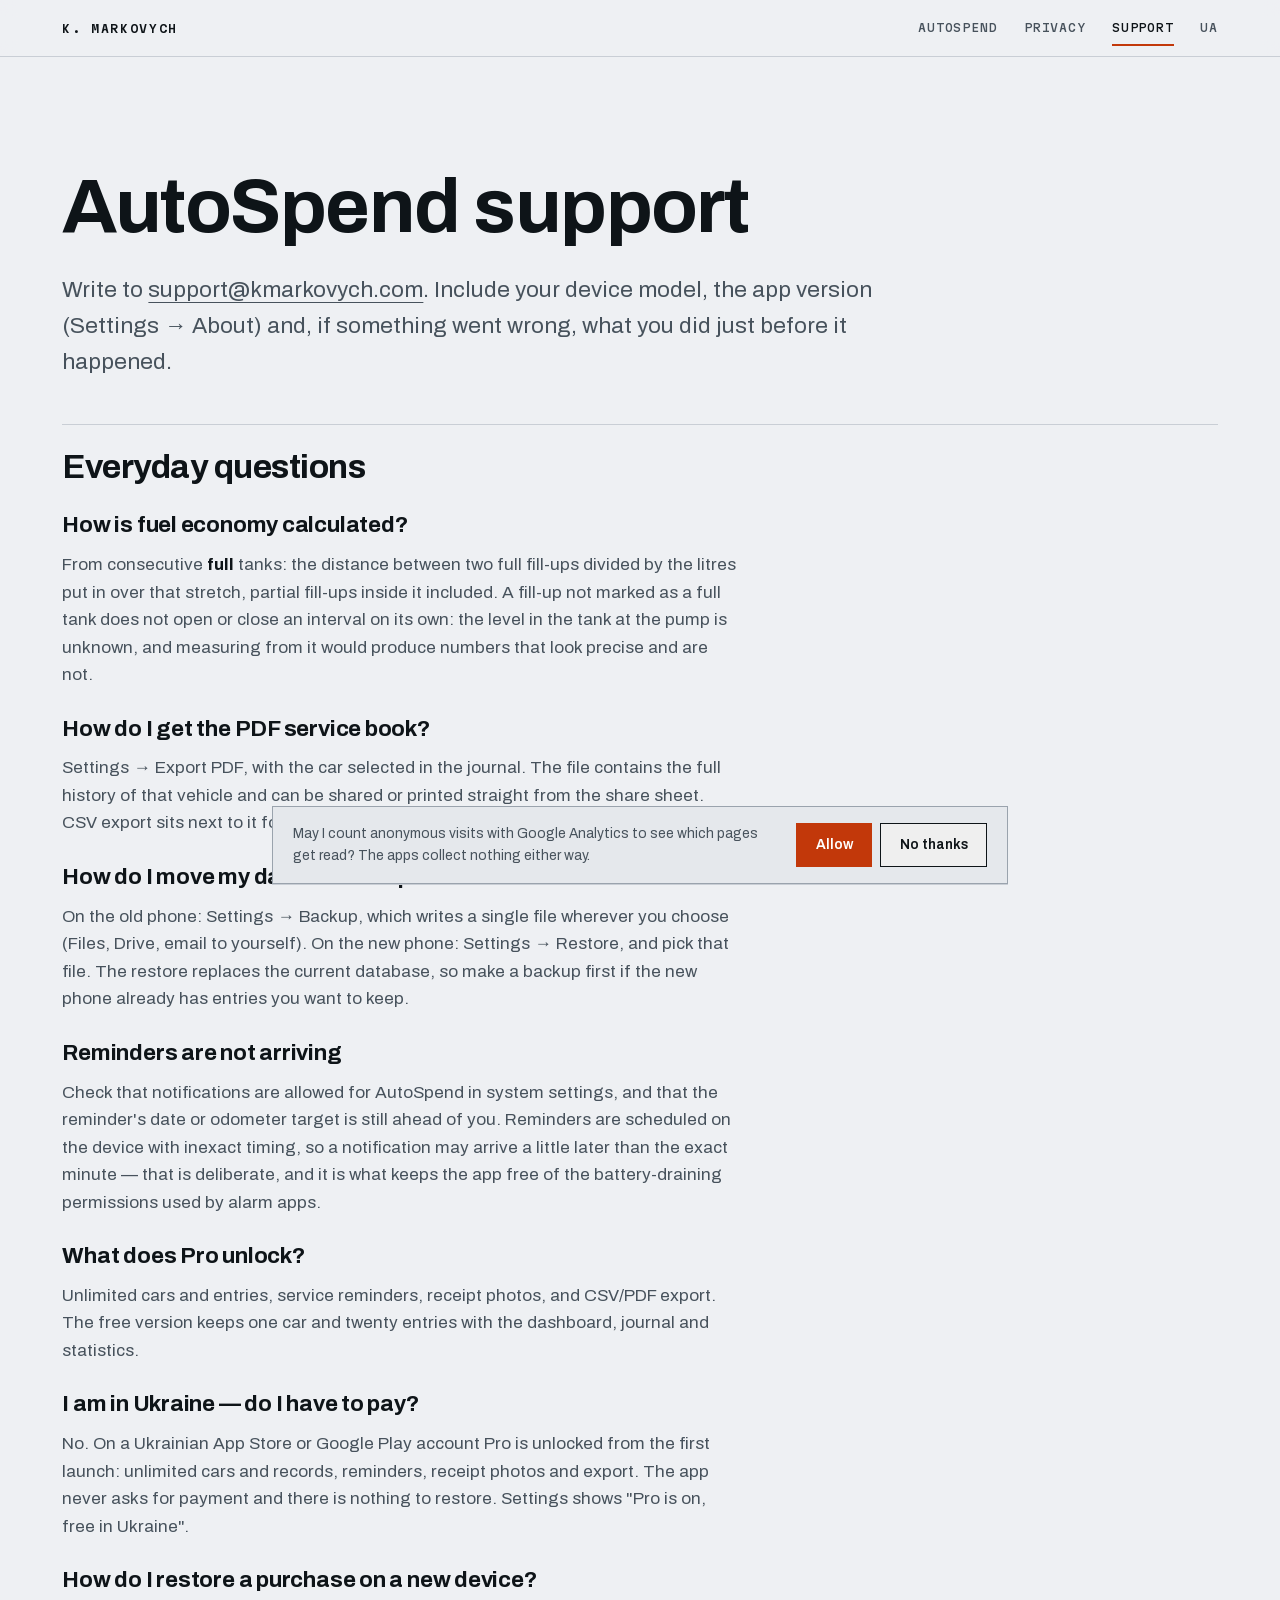
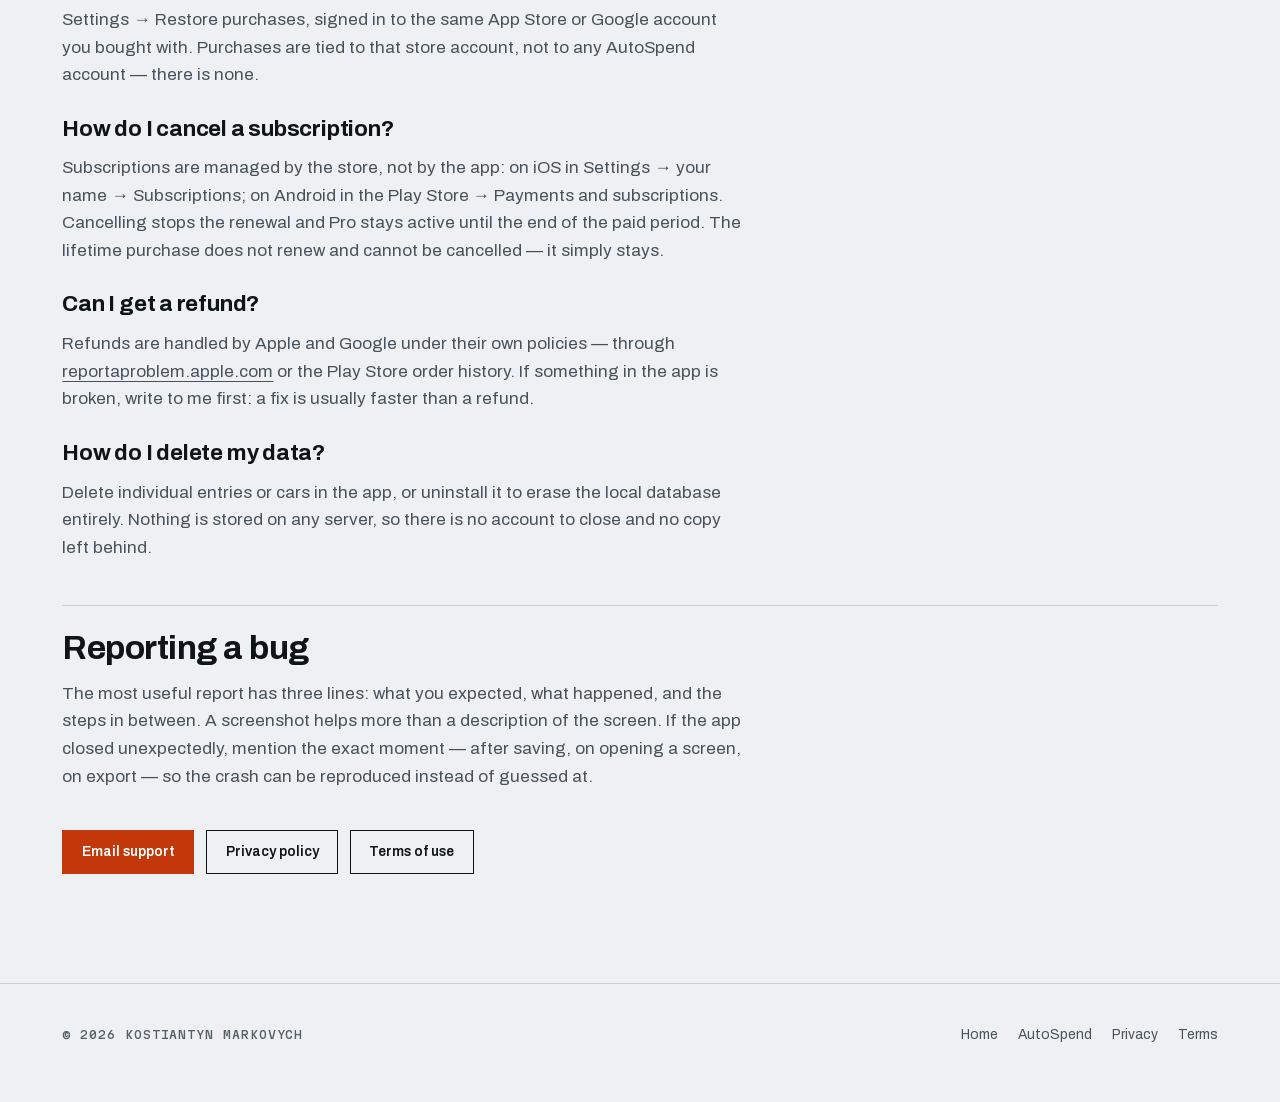
<file: autospend/support/index.html>
<!doctype html>
<html lang="en">
<head>
<meta charset="utf-8">
<meta name="viewport" content="width=device-width, initial-scale=1">
<title>AutoSpend — Support</title>
<meta name="description" content="AutoSpend support: how to back up and restore your data, export a PDF service book, manage your subscription, and how to reach the developer.">
<link rel="canonical" href="https://kmarkovych.com/autospend/support/">
<link rel="alternate" hreflang="en" href="https://kmarkovych.com/autospend/support/">
<link rel="alternate" hreflang="uk" href="https://kmarkovych.com/uk/autospend/support/">
<link rel="alternate" hreflang="x-default" href="https://kmarkovych.com/autospend/support/">
<meta property="og:title" content="AutoSpend — Support">
<meta property="og:description" content="Backups, PDF export, subscriptions and how to reach support.">
<meta property="og:type" content="website">
<meta property="og:url" content="https://kmarkovych.com/autospend/support/">
<meta property="og:image" content="https://kmarkovych.com/assets/og-image.png">
<meta property="og:image:width" content="1200">
<meta property="og:image:height" content="630">
<meta name="twitter:card" content="summary_large_image">
<link rel="preload" href="/assets/fonts/archivo-400-latin.woff2" as="font" type="font/woff2" crossorigin>
<link rel="preload" href="/assets/fonts/archivo-700-latin.woff2" as="font" type="font/woff2" crossorigin>
<link rel="icon" href="/assets/favicon.svg" type="image/svg+xml">
<link rel="icon" href="/assets/favicon-32.png" sizes="32x32" type="image/png">
<link rel="apple-touch-icon" href="/assets/apple-touch-icon.png">
<link rel="stylesheet" href="/assets/site.css">
</head>
<body>
<a class="skip" href="#main">Skip to content</a>

<header class="site-head">
  <div class="wrap">
    <a class="brand" href="/">K. Markovych</a>
    <nav class="site-nav" aria-label="Main">
      <a href="/autospend/">AutoSpend</a>
      <a href="/autospend/privacy/">Privacy</a>
      <a href="/autospend/support/" aria-current="page">Support</a>
      <a href="/uk/autospend/support/" hreflang="uk" lang="uk">UA</a>
    </nav>
  </div>
</header>

<main id="main" class="wrap legal">
  <h1>AutoSpend support</h1>
  <p class="lede" style="margin-top:1.5rem">Write to <a href="mailto:support@kmarkovych.com">support@kmarkovych.com</a>. Include your device model, the app version (Settings → About) and, if something went wrong, what you did just before it happened.</p>

  <h2>Everyday questions</h2>

  <h3>How is fuel economy calculated?</h3>
  <p>From consecutive <strong>full</strong> tanks: the distance between two full fill-ups divided by the litres put in over that stretch, partial fill-ups inside it included. A fill-up not marked as a full tank does not open or close an interval on its own: the level in the tank at the pump is unknown, and measuring from it would produce numbers that look precise and are not.</p>

  <h3>How do I get the PDF service book?</h3>
  <p>Settings → Export PDF, with the car selected in the journal. The file contains the full history of that vehicle and can be shared or printed straight from the share sheet. CSV export sits next to it for spreadsheets and tax records.</p>

  <h3>How do I move my data to a new phone?</h3>
  <p>On the old phone: Settings → Backup, which writes a single file wherever you choose (Files, Drive, email to yourself). On the new phone: Settings → Restore, and pick that file. The restore replaces the current database, so make a backup first if the new phone already has entries you want to keep.</p>

  <h3>Reminders are not arriving</h3>
  <p>Check that notifications are allowed for AutoSpend in system settings, and that the reminder's date or odometer target is still ahead of you. Reminders are scheduled on the device with inexact timing, so a notification may arrive a little later than the exact minute — that is deliberate, and it is what keeps the app free of the battery-draining permissions used by alarm apps.</p>

  <h3>What does Pro unlock?</h3>
  <p>Unlimited cars and entries, service reminders, receipt photos, and CSV/PDF export. The free version keeps one car and twenty entries with the dashboard, journal and statistics.</p>

  <h3>I am in Ukraine — do I have to pay?</h3>
  <p>No. On a Ukrainian App Store or Google Play account Pro is unlocked from the first launch: unlimited cars and records, reminders, receipt photos and export. The app never asks for payment and there is nothing to restore. Settings shows "Pro is on, free in Ukraine".</p>

<h3>How do I restore a purchase on a new device?</h3>
  <p>Settings → Restore purchases, signed in to the same App Store or Google account you bought with. Purchases are tied to that store account, not to any AutoSpend account — there is none.</p>

  <h3>How do I cancel a subscription?</h3>
  <p>Subscriptions are managed by the store, not by the app: on iOS in Settings → your name → Subscriptions; on Android in the Play Store → Payments and subscriptions. Cancelling stops the renewal and Pro stays active until the end of the paid period. The lifetime purchase does not renew and cannot be cancelled — it simply stays.</p>

  <h3>Can I get a refund?</h3>
  <p>Refunds are handled by Apple and Google under their own policies — through <a href="https://reportaproblem.apple.com/">reportaproblem.apple.com</a> or the Play Store order history. If something in the app is broken, write to me first: a fix is usually faster than a refund.</p>

  <h3>How do I delete my data?</h3>
  <p>Delete individual entries or cars in the app, or uninstall it to erase the local database entirely. Nothing is stored on any server, so there is no account to close and no copy left behind.</p>

  <h2>Reporting a bug</h2>
  <p>The most useful report has three lines: what you expected, what happened, and the steps in between. A screenshot helps more than a description of the screen. If the app closed unexpectedly, mention the exact moment — after saving, on opening a screen, on export — so the crash can be reproduced instead of guessed at.</p>

  <div class="btns" style="margin-top:2.5rem">
    <a class="btn btn--signal" href="mailto:support@kmarkovych.com?subject=AutoSpend%20support">Email support</a>
    <a class="btn" href="/autospend/privacy/">Privacy policy</a>
    <a class="btn" href="/autospend/terms/">Terms of use</a>
  </div>
</main>

<footer class="site-foot">
  <div class="wrap">
    <p class="mono">© 2026 Kostiantyn Markovych</p>
    <nav aria-label="Footer">
      <a href="/">Home</a>
      <a href="/autospend/">AutoSpend</a>
      <a href="/autospend/privacy/">Privacy</a>
      <a href="/autospend/terms/">Terms</a>
    </nav>
  </div>
</footer>
<script src="/assets/analytics.js" defer></script>
</body>
</html>
</file>
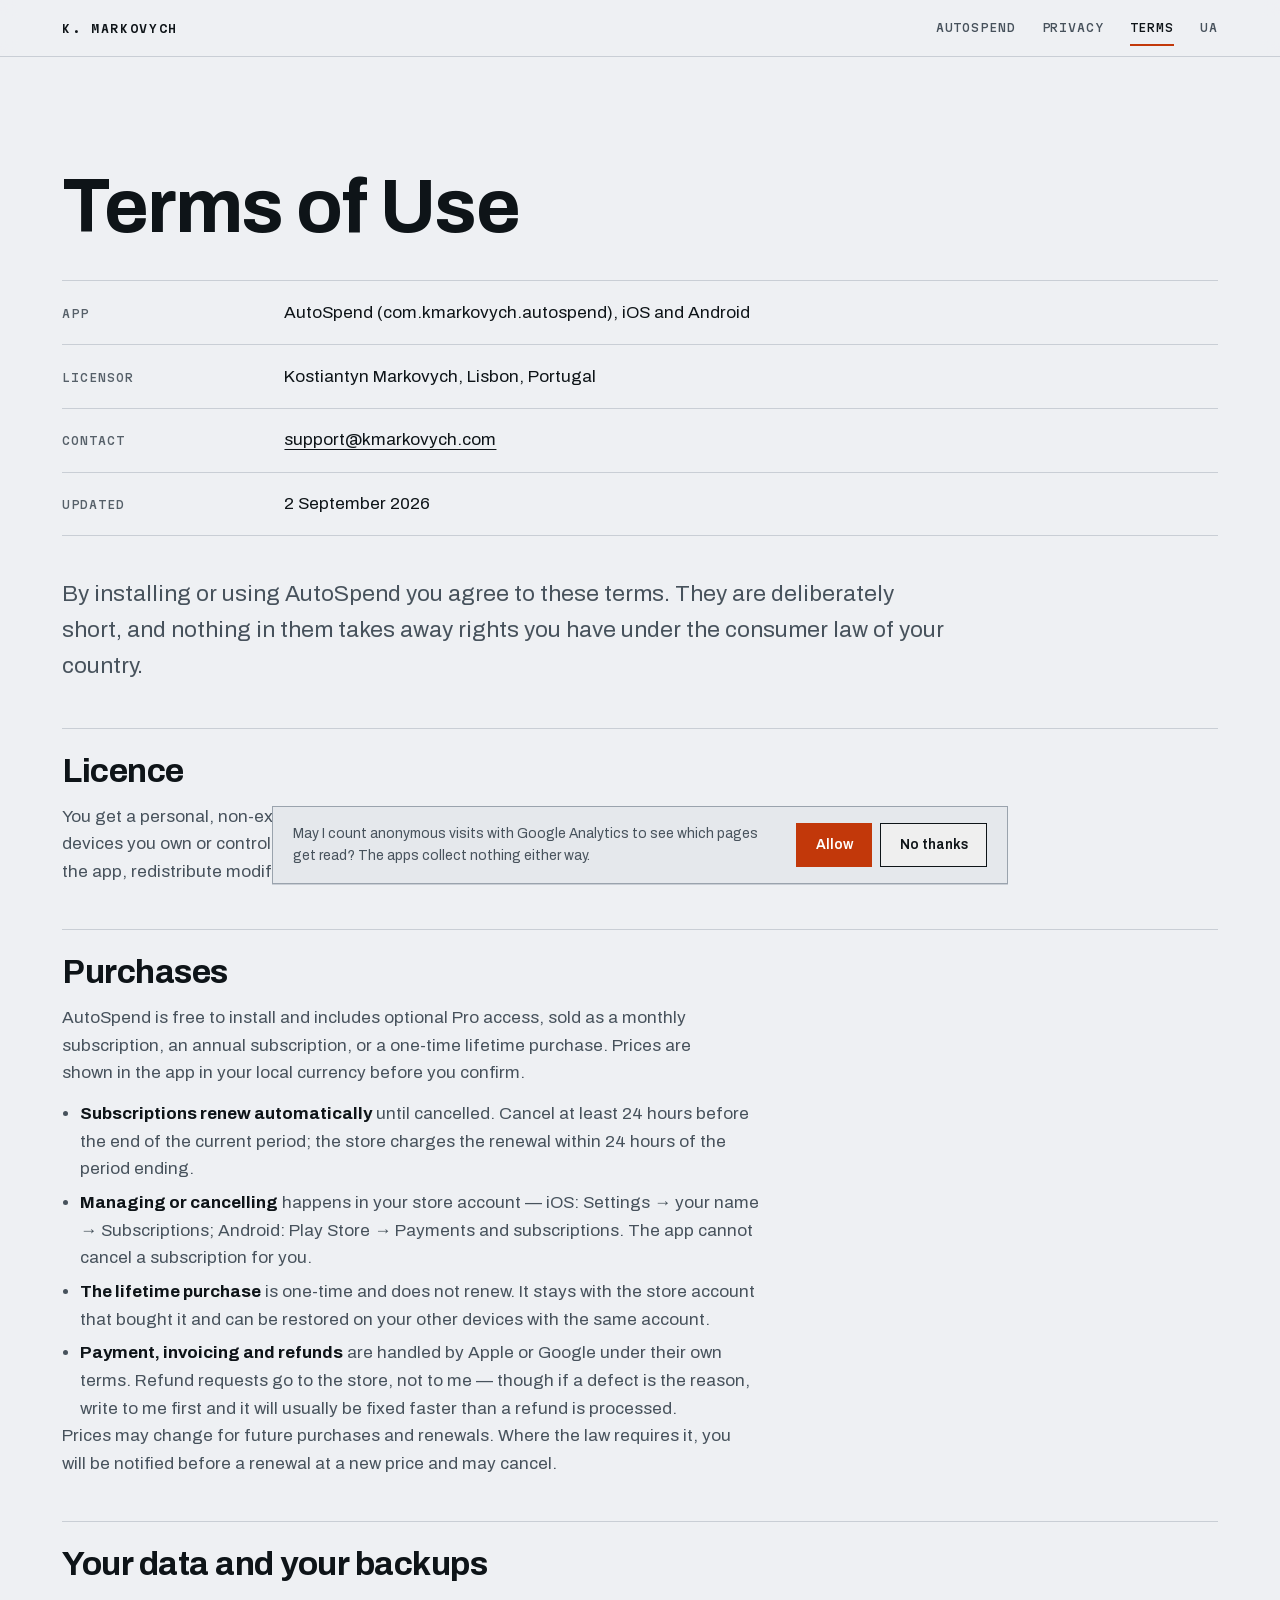
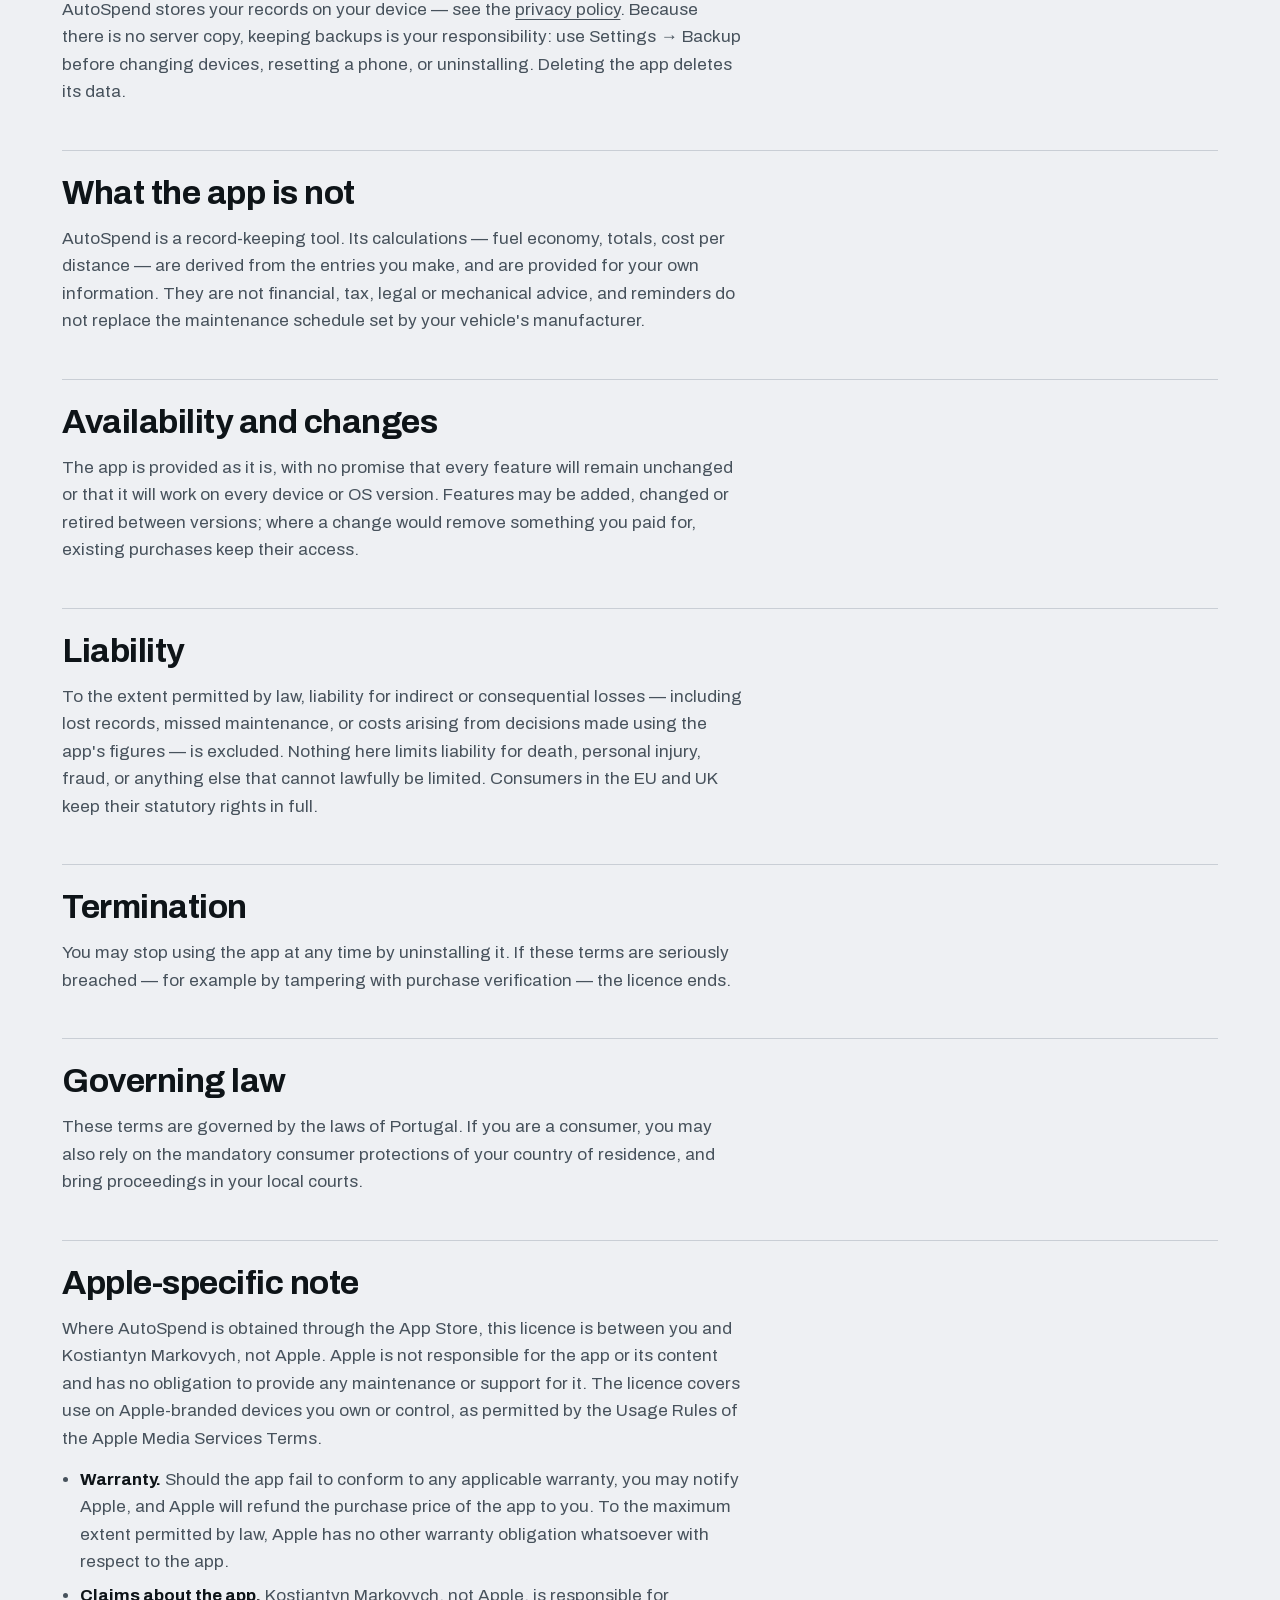
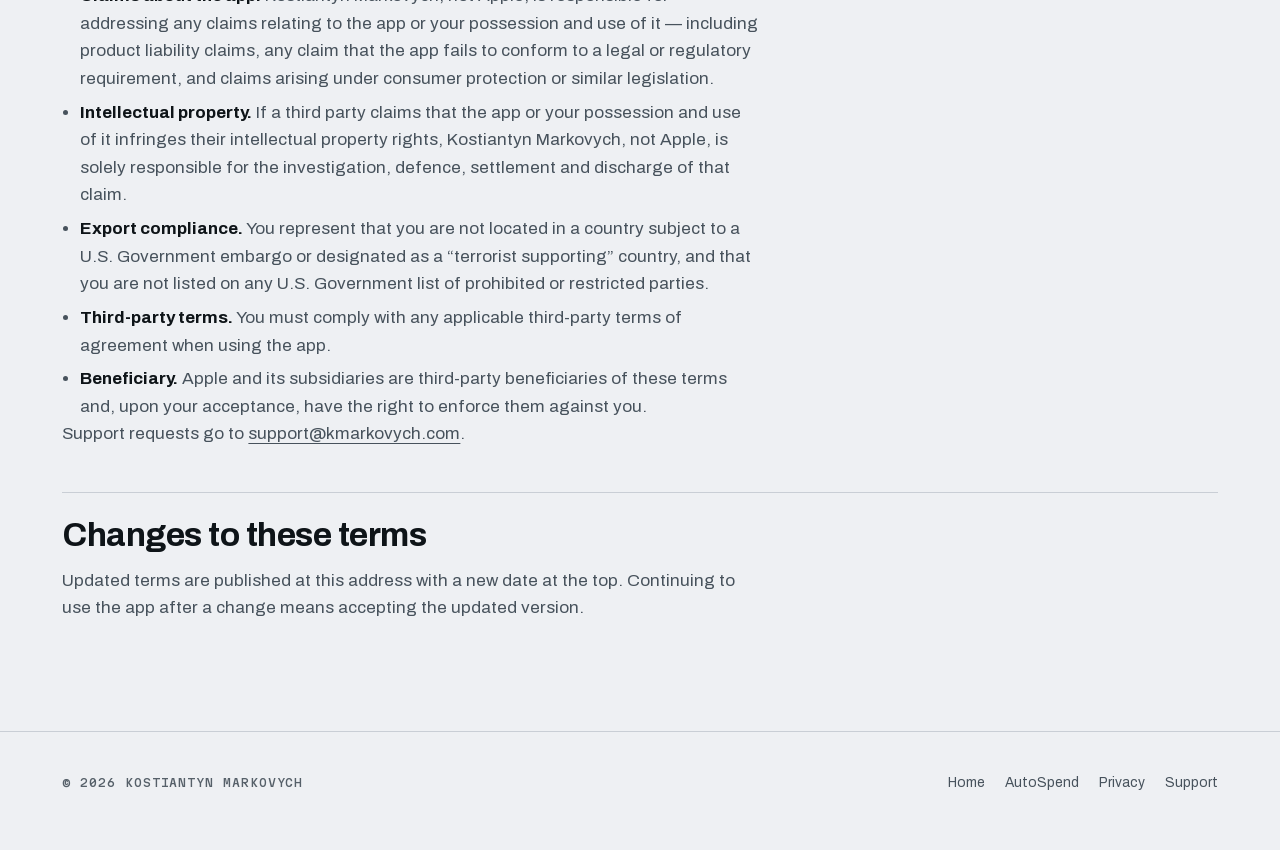
<file: autospend/terms/index.html>
<!doctype html>
<html lang="en">
<head>
<meta charset="utf-8">
<meta name="viewport" content="width=device-width, initial-scale=1">
<title>AutoSpend — Terms of Use</title>
<meta name="description" content="Terms of use and end-user licence for AutoSpend, including subscription and one-time purchase conditions.">
<link rel="canonical" href="https://kmarkovych.com/autospend/terms/">
<link rel="alternate" hreflang="en" href="https://kmarkovych.com/autospend/terms/">
<link rel="alternate" hreflang="uk" href="https://kmarkovych.com/uk/autospend/terms/">
<link rel="alternate" hreflang="x-default" href="https://kmarkovych.com/autospend/terms/">
<meta property="og:title" content="AutoSpend — Terms of Use">
<meta property="og:description" content="Licence, purchases and subscription conditions.">
<meta property="og:type" content="website">
<meta property="og:url" content="https://kmarkovych.com/autospend/terms/">
<meta property="og:image" content="https://kmarkovych.com/assets/og-image.png">
<meta property="og:image:width" content="1200">
<meta property="og:image:height" content="630">
<meta name="twitter:card" content="summary_large_image">
<link rel="preload" href="/assets/fonts/archivo-400-latin.woff2" as="font" type="font/woff2" crossorigin>
<link rel="preload" href="/assets/fonts/archivo-700-latin.woff2" as="font" type="font/woff2" crossorigin>
<link rel="icon" href="/assets/favicon.svg" type="image/svg+xml">
<link rel="icon" href="/assets/favicon-32.png" sizes="32x32" type="image/png">
<link rel="apple-touch-icon" href="/assets/apple-touch-icon.png">
<link rel="stylesheet" href="/assets/site.css">
</head>
<body>
<a class="skip" href="#main">Skip to content</a>

<header class="site-head">
  <div class="wrap">
    <a class="brand" href="/">K. Markovych</a>
    <nav class="site-nav" aria-label="Main">
      <a href="/autospend/">AutoSpend</a>
      <a href="/autospend/privacy/">Privacy</a>
      <a href="/autospend/terms/" aria-current="page">Terms</a>
      <a href="/uk/autospend/terms/" hreflang="uk" lang="uk">UA</a>
    </nav>
  </div>
</header>

<main id="main" class="wrap legal">
  <h1>Terms of Use</h1>
  <dl class="spec" style="margin-top:2rem">
    <div><dt>App</dt><dd>AutoSpend (com.kmarkovych.autospend), iOS and Android</dd></div>
    <div><dt>Licensor</dt><dd>Kostiantyn Markovych, Lisbon, Portugal</dd></div>
    <div><dt>Contact</dt><dd><a href="mailto:support@kmarkovych.com">support@kmarkovych.com</a></dd></div>
    <div><dt>Updated</dt><dd>2 September 2026</dd></div>
  </dl>

  <p class="lede" style="margin-top:2.5rem">By installing or using AutoSpend you agree to these terms. They are deliberately short, and nothing in them takes away rights you have under the consumer law of your country.</p>

  <h2>Licence</h2>
  <p>You get a personal, non-exclusive, non-transferable licence to use AutoSpend on devices you own or control, for private or business record-keeping. You may not resell the app, redistribute modified copies, or attempt to bypass its purchase checks.</p>

  <h2>Purchases</h2>
  <p>AutoSpend is free to install and includes optional Pro access, sold as a monthly subscription, an annual subscription, or a one-time lifetime purchase. Prices are shown in the app in your local currency before you confirm.</p>
  <ul>
    <li><strong>Subscriptions renew automatically</strong> until cancelled. Cancel at least 24 hours before the end of the current period; the store charges the renewal within 24 hours of the period ending.</li>
    <li><strong>Managing or cancelling</strong> happens in your store account — iOS: Settings → your name → Subscriptions; Android: Play Store → Payments and subscriptions. The app cannot cancel a subscription for you.</li>
    <li><strong>The lifetime purchase</strong> is one-time and does not renew. It stays with the store account that bought it and can be restored on your other devices with the same account.</li>
    <li><strong>Payment, invoicing and refunds</strong> are handled by Apple or Google under their own terms. Refund requests go to the store, not to me — though if a defect is the reason, write to me first and it will usually be fixed faster than a refund is processed.</li>
  </ul>
  <p>Prices may change for future purchases and renewals. Where the law requires it, you will be notified before a renewal at a new price and may cancel.</p>

  <h2>Your data and your backups</h2>
  <p>AutoSpend stores your records on your device — see the <a href="/autospend/privacy/">privacy policy</a>. Because there is no server copy, keeping backups is your responsibility: use Settings → Backup before changing devices, resetting a phone, or uninstalling. Deleting the app deletes its data.</p>

  <h2>What the app is not</h2>
  <p>AutoSpend is a record-keeping tool. Its calculations — fuel economy, totals, cost per distance — are derived from the entries you make, and are provided for your own information. They are not financial, tax, legal or mechanical advice, and reminders do not replace the maintenance schedule set by your vehicle's manufacturer.</p>

  <h2>Availability and changes</h2>
  <p>The app is provided as it is, with no promise that every feature will remain unchanged or that it will work on every device or OS version. Features may be added, changed or retired between versions; where a change would remove something you paid for, existing purchases keep their access.</p>

  <h2>Liability</h2>
  <p>To the extent permitted by law, liability for indirect or consequential losses — including lost records, missed maintenance, or costs arising from decisions made using the app's figures — is excluded. Nothing here limits liability for death, personal injury, fraud, or anything else that cannot lawfully be limited. Consumers in the EU and UK keep their statutory rights in full.</p>

  <h2>Termination</h2>
  <p>You may stop using the app at any time by uninstalling it. If these terms are seriously breached — for example by tampering with purchase verification — the licence ends.</p>

  <h2>Governing law</h2>
  <p>These terms are governed by the laws of Portugal. If you are a consumer, you may also rely on the mandatory consumer protections of your country of residence, and bring proceedings in your local courts.</p>

  <h2>Apple-specific note</h2>
  <p>Where AutoSpend is obtained through the App Store, this licence is between you and Kostiantyn Markovych, not Apple. Apple is not responsible for the app or its content and has no obligation to provide any maintenance or support for it. The licence covers use on Apple-branded devices you own or control, as permitted by the Usage Rules of the Apple Media Services Terms.</p>
  <ul>
    <li><strong>Warranty.</strong> Should the app fail to conform to any applicable warranty, you may notify Apple, and Apple will refund the purchase price of the app to you. To the maximum extent permitted by law, Apple has no other warranty obligation whatsoever with respect to the app.</li>
    <li><strong>Claims about the app.</strong> Kostiantyn Markovych, not Apple, is responsible for addressing any claims relating to the app or your possession and use of it — including product liability claims, any claim that the app fails to conform to a legal or regulatory requirement, and claims arising under consumer protection or similar legislation.</li>
    <li><strong>Intellectual property.</strong> If a third party claims that the app or your possession and use of it infringes their intellectual property rights, Kostiantyn Markovych, not Apple, is solely responsible for the investigation, defence, settlement and discharge of that claim.</li>
    <li><strong>Export compliance.</strong> You represent that you are not located in a country subject to a U.S. Government embargo or designated as a “terrorist supporting” country, and that you are not listed on any U.S. Government list of prohibited or restricted parties.</li>
    <li><strong>Third-party terms.</strong> You must comply with any applicable third-party terms of agreement when using the app.</li>
    <li><strong>Beneficiary.</strong> Apple and its subsidiaries are third-party beneficiaries of these terms and, upon your acceptance, have the right to enforce them against you.</li>
  </ul>
  <p>Support requests go to <a href="mailto:support@kmarkovych.com">support@kmarkovych.com</a>.</p>

  <h2>Changes to these terms</h2>
  <p>Updated terms are published at this address with a new date at the top. Continuing to use the app after a change means accepting the updated version.</p>
</main>

<footer class="site-foot">
  <div class="wrap">
    <p class="mono">© 2026 Kostiantyn Markovych</p>
    <nav aria-label="Footer">
      <a href="/">Home</a>
      <a href="/autospend/">AutoSpend</a>
      <a href="/autospend/privacy/">Privacy</a>
      <a href="/autospend/support/">Support</a>
    </nav>
  </div>
</footer>
<script src="/assets/analytics.js" defer></script>
</body>
</html>
</file>
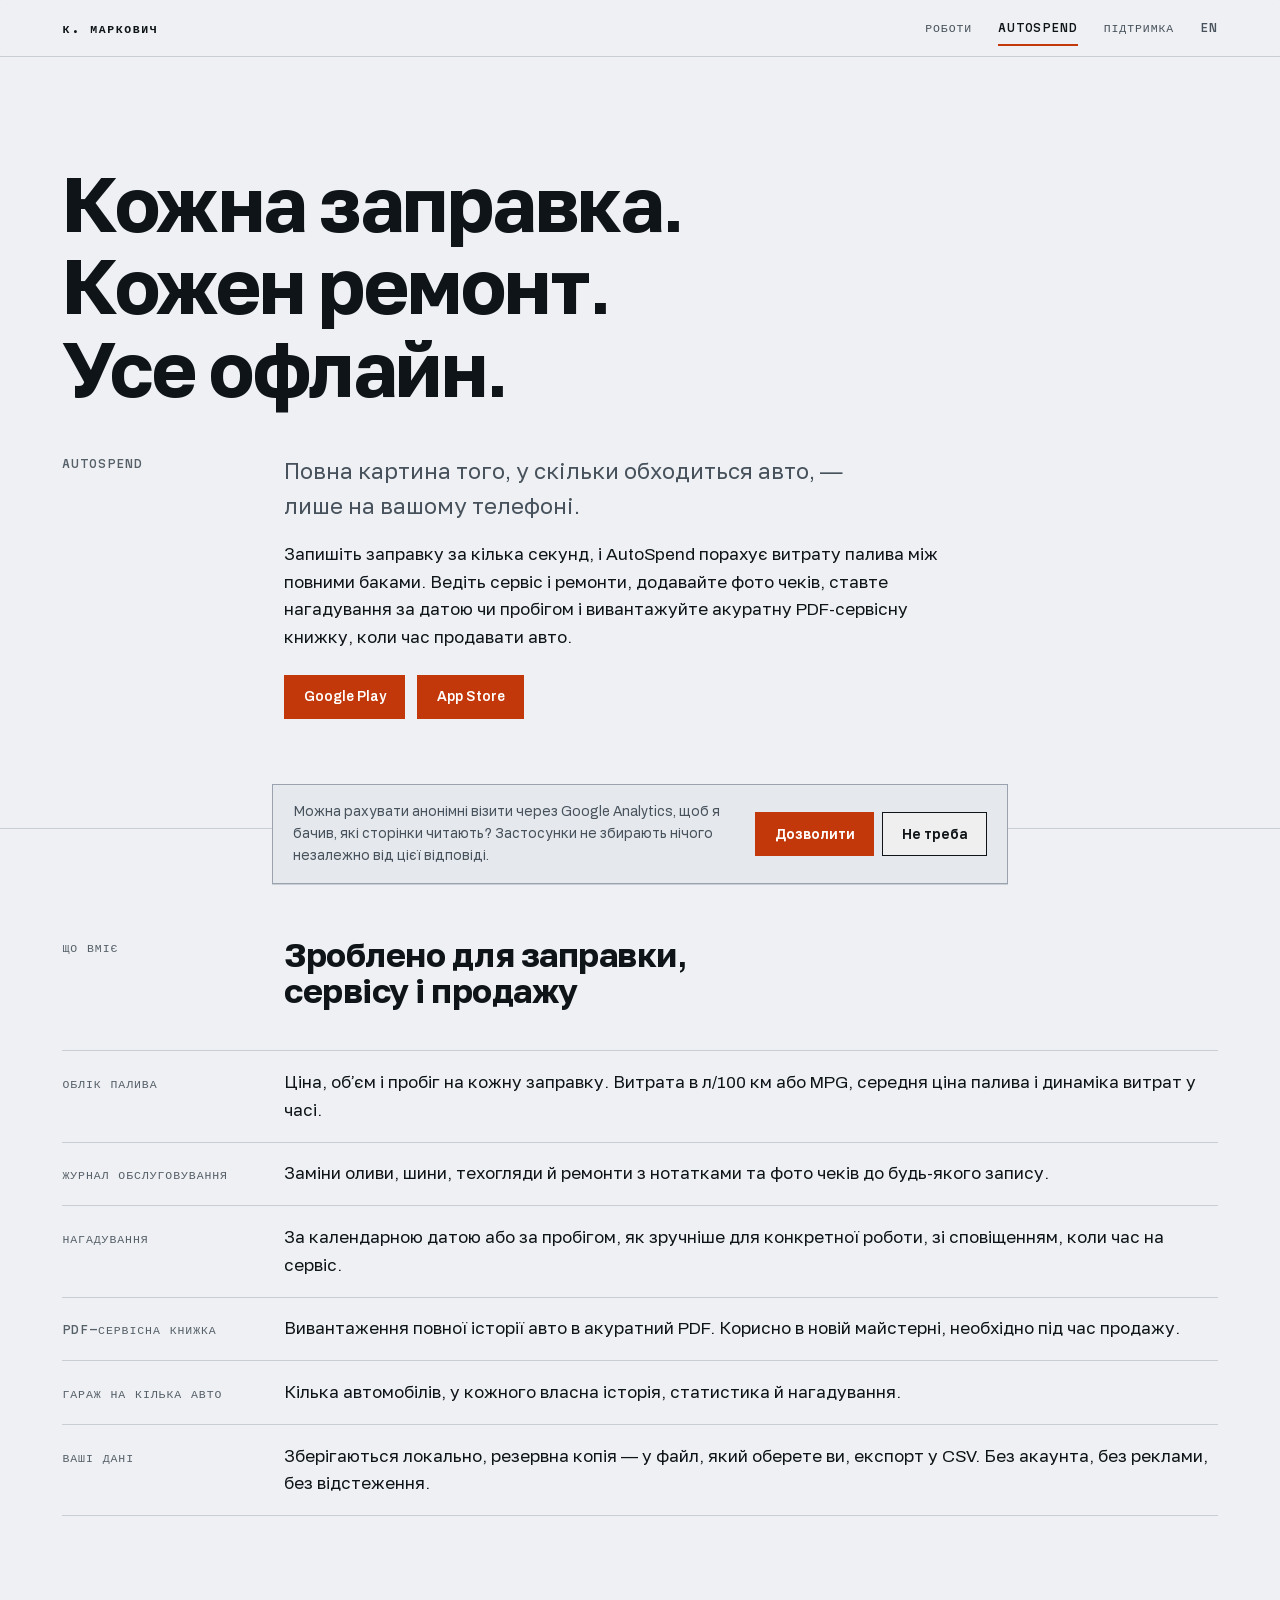
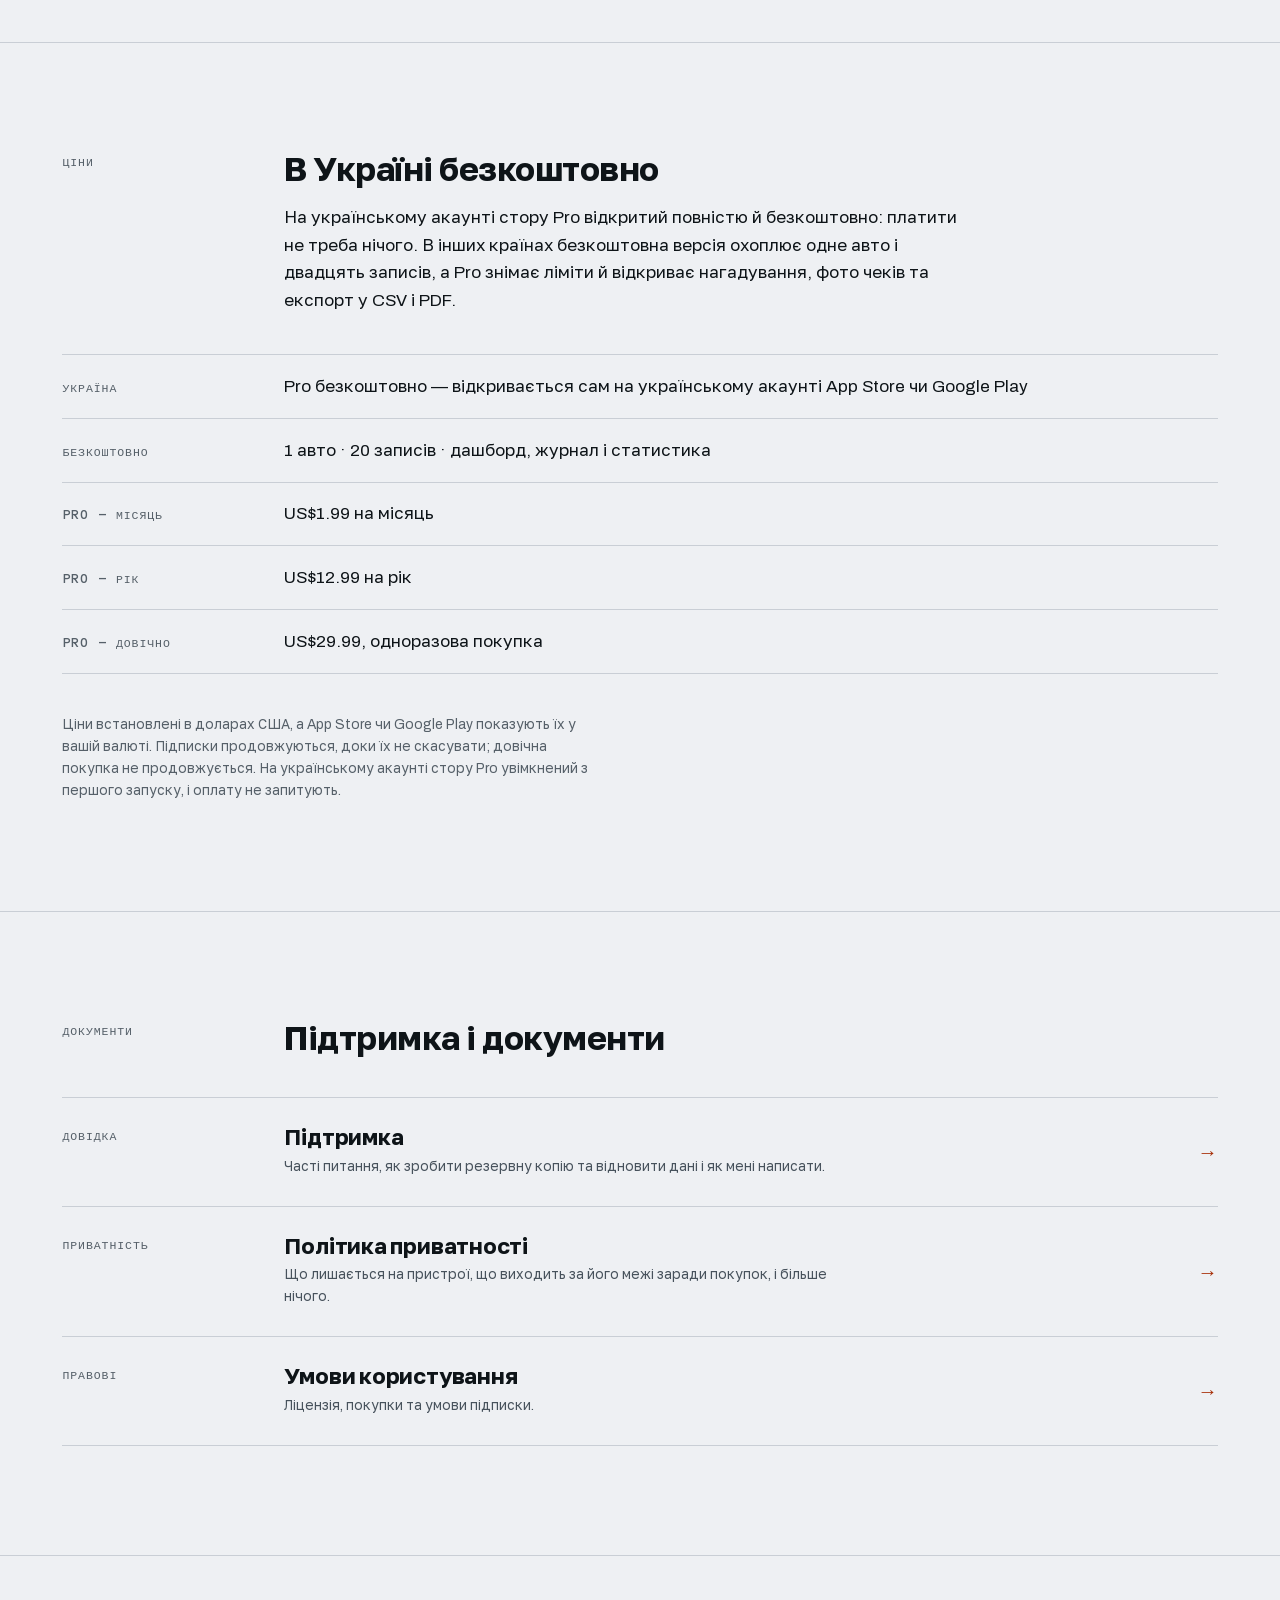
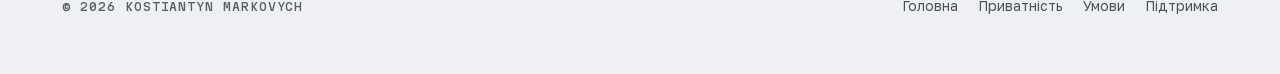
<file: uk/autospend/index.html>
<!doctype html>
<html lang="uk">
<head>
<meta charset="utf-8">
<meta name="viewport" content="width=device-width, initial-scale=1">
<title>AutoSpend — офлайн-журнал обслуговування авто</title>
<meta name="description" content="Log fuel, service and repairs offline. Fuel economy, reminders by date or mileage, receipt photos and a PDF service book. No account, no ads.">
<link rel="canonical" href="https://kmarkovych.com/uk/autospend/">
<link rel="alternate" hreflang="en" href="https://kmarkovych.com/autospend/">
<link rel="alternate" hreflang="uk" href="https://kmarkovych.com/uk/autospend/">
<link rel="alternate" hreflang="x-default" href="https://kmarkovych.com/autospend/">
<meta property="og:title" content="AutoSpend — офлайн-журнал обслуговування авто">
<meta property="og:description" content="Fuel economy, service reminders and a PDF service book. Everything stays on your device.">
<meta property="og:type" content="website">
<meta property="og:url" content="https://kmarkovych.com/uk/autospend/">
<meta property="og:image" content="https://kmarkovych.com/assets/og-image.png">
<meta property="og:image:width" content="1200">
<meta property="og:image:height" content="630">
<meta name="twitter:card" content="summary_large_image">
<link rel="preload" href="/assets/fonts/archivo-400-latin.woff2" as="font" type="font/woff2" crossorigin>
<link rel="preload" href="/assets/fonts/archivo-700-latin.woff2" as="font" type="font/woff2" crossorigin>
<link rel="icon" href="/assets/favicon.svg" type="image/svg+xml">
<link rel="icon" href="/assets/favicon-32.png" sizes="32x32" type="image/png">
<link rel="apple-touch-icon" href="/assets/apple-touch-icon.png">
<link rel="stylesheet" href="/assets/site.css">
</head>
<body>
<a class="skip" href="#main">Перейти до вмісту</a>

<header class="site-head">
  <div class="wrap">
    <a class="brand" href="/uk/">К. Маркович</a>
    <nav class="site-nav" aria-label="Головна навігація">
      <a href="/uk/#work">Роботи</a>
      <a href="/uk/autospend/" aria-current="page">AutoSpend</a>
      <a href="/uk/autospend/support/">Підтримка</a>
      <a href="/autospend/" hreflang="en" lang="en">EN</a>
    </nav>
  </div>
</header>

<main id="main">
  <section aria-labelledby="intro">
    <div class="wrap stack-lg">
      <h1 id="intro">Кожна заправка.<br>Кожен ремонт.<br>Усе офлайн.</h1>
      <div class="row">
        <p class="mono">AutoSpend</p>
        <div class="stack">
          <p class="lede">Повна картина того, у скільки обходиться авто, — лише на вашому телефоні.</p>
          <p>Запишіть заправку за кілька секунд, і AutoSpend порахує витрату палива між повними баками. Ведіть сервіс і ремонти, додавайте фото чеків, ставте нагадування за датою чи пробігом і вивантажуйте акуратну PDF-сервісну книжку, коли час продавати авто.</p>
          <div class="btns" style="margin-top:1.5rem">
            <a class="btn btn--signal" href="https://play.google.com/store/apps/details?id=com.kmarkovych.autospend">Google Play</a>
            <a class="btn btn--signal" href="https://apps.apple.com/app/id6759174528">App Store</a>
          </div>
        </div>
      </div>
    </div>
  </section>

  <section aria-labelledby="feat-h">
    <div class="wrap stack-lg">
      <div class="row">
        <p class="mono">Що вміє</p>
        <h2 id="feat-h">Зроблено для заправки,<br>сервісу і продажу</h2>
      </div>
      <dl class="spec">
        <div>
          <dt>Облік палива</dt>
          <dd>Ціна, обʼєм і пробіг на кожну заправку. Витрата в л/100 км або MPG, середня ціна палива і динаміка витрат у часі.</dd>
        </div>
        <div>
          <dt>Журнал обслуговування</dt>
          <dd>Заміни оливи, шини, техогляди й ремонти з нотатками та фото чеків до будь-якого запису.</dd>
        </div>
        <div>
          <dt>Нагадування</dt>
          <dd>За календарною датою або за пробігом, як зручніше для конкретної роботи, зі сповіщенням, коли час на сервіс.</dd>
        </div>
        <div>
          <dt>PDF-сервісна книжка</dt>
          <dd>Вивантаження повної історії авто в акуратний PDF. Корисно в новій майстерні, необхідно під час продажу.</dd>
        </div>
        <div>
          <dt>Гараж на кілька авто</dt>
          <dd>Кілька автомобілів, у кожного власна історія, статистика й нагадування.</dd>
        </div>
        <div>
          <dt>Ваші дані</dt>
          <dd>Зберігаються локально, резервна копія — у файл, який оберете ви, експорт у CSV. Без акаунта, без реклами, без відстеження.</dd>
        </div>
      </dl>
    </div>
  </section>

  <section aria-labelledby="price-h">
    <div class="wrap stack-lg">
      <div class="row">
        <p class="mono">Ціни</p>
        <div class="stack">
          <h2 id="price-h">В Україні безкоштовно</h2>
          <p>На українському акаунті стору Pro відкритий повністю й безкоштовно: платити не треба нічого. В інших країнах безкоштовна версія охоплює одне авто і двадцять записів, а Pro знімає ліміти й відкриває нагадування, фото чеків та експорт у CSV і PDF.</p>
        </div>
      </div>
      <dl class="spec">
        <div><dt>Україна</dt><dd>Pro безкоштовно — відкривається сам на українському акаунті App Store чи Google Play</dd></div>
        <div><dt>Безкоштовно</dt><dd>1 авто · 20 записів · дашборд, журнал і статистика</dd></div>
        <div><dt>Pro — місяць</dt><dd>US$1.99 на місяць</dd></div>
        <div><dt>Pro — рік</dt><dd>US$12.99 на рік</dd></div>
        <div><dt>Pro — довічно</dt><dd>US$29.99, одноразова покупка</dd></div>
              </dl>
      <p style="color:var(--ink-3);font-size:var(--text-sm)">Ціни встановлені в доларах США, а App Store чи Google Play показують їх у вашій валюті. Підписки продовжуються, доки їх не скасувати; довічна покупка не продовжується. На українському акаунті стору Pro увімкнений з першого запуску, і оплату не запитують.</p>
    </div>
  </section>

  <section aria-labelledby="links-h">
    <div class="wrap stack-lg">
      <div class="row">
        <p class="mono">Документи</p>
        <h2 id="links-h">Підтримка і документи</h2>
      </div>
      <div>
        <a class="entry" href="/uk/autospend/support/">
          <span class="mono">Довідка</span>
          <span><h3>Підтримка</h3><p>Часті питання, як зробити резервну копію та відновити дані і як мені написати.</p></span>
          <span class="go" aria-hidden="true">→</span>
        </a>
        <a class="entry" href="/autospend/privacy/#uk">
          <span class="mono">Приватність</span>
          <span><h3>Політика приватності</h3><p>Що лишається на пристрої, що виходить за його межі заради покупок, і більше нічого.</p></span>
          <span class="go" aria-hidden="true">→</span>
        </a>
        <a class="entry" href="/uk/autospend/terms/">
          <span class="mono">Правові</span>
          <span><h3>Умови користування</h3><p>Ліцензія, покупки та умови підписки.</p></span>
          <span class="go" aria-hidden="true">→</span>
        </a>
      </div>
    </div>
  </section>
</main>

<footer class="site-foot">
  <div class="wrap">
    <p class="mono">© 2026 Kostiantyn Markovych</p>
    <nav aria-label="Навігація в підвалі">
      <a href="/uk/">Головна</a>
      <a href="/autospend/privacy/#uk">Приватність</a>
      <a href="/uk/autospend/terms/">Умови</a>
      <a href="/uk/autospend/support/">Підтримка</a>
    </nav>
  </div>
</footer>
<script src="/assets/analytics.js" defer></script>
</body>
</html>
</file>
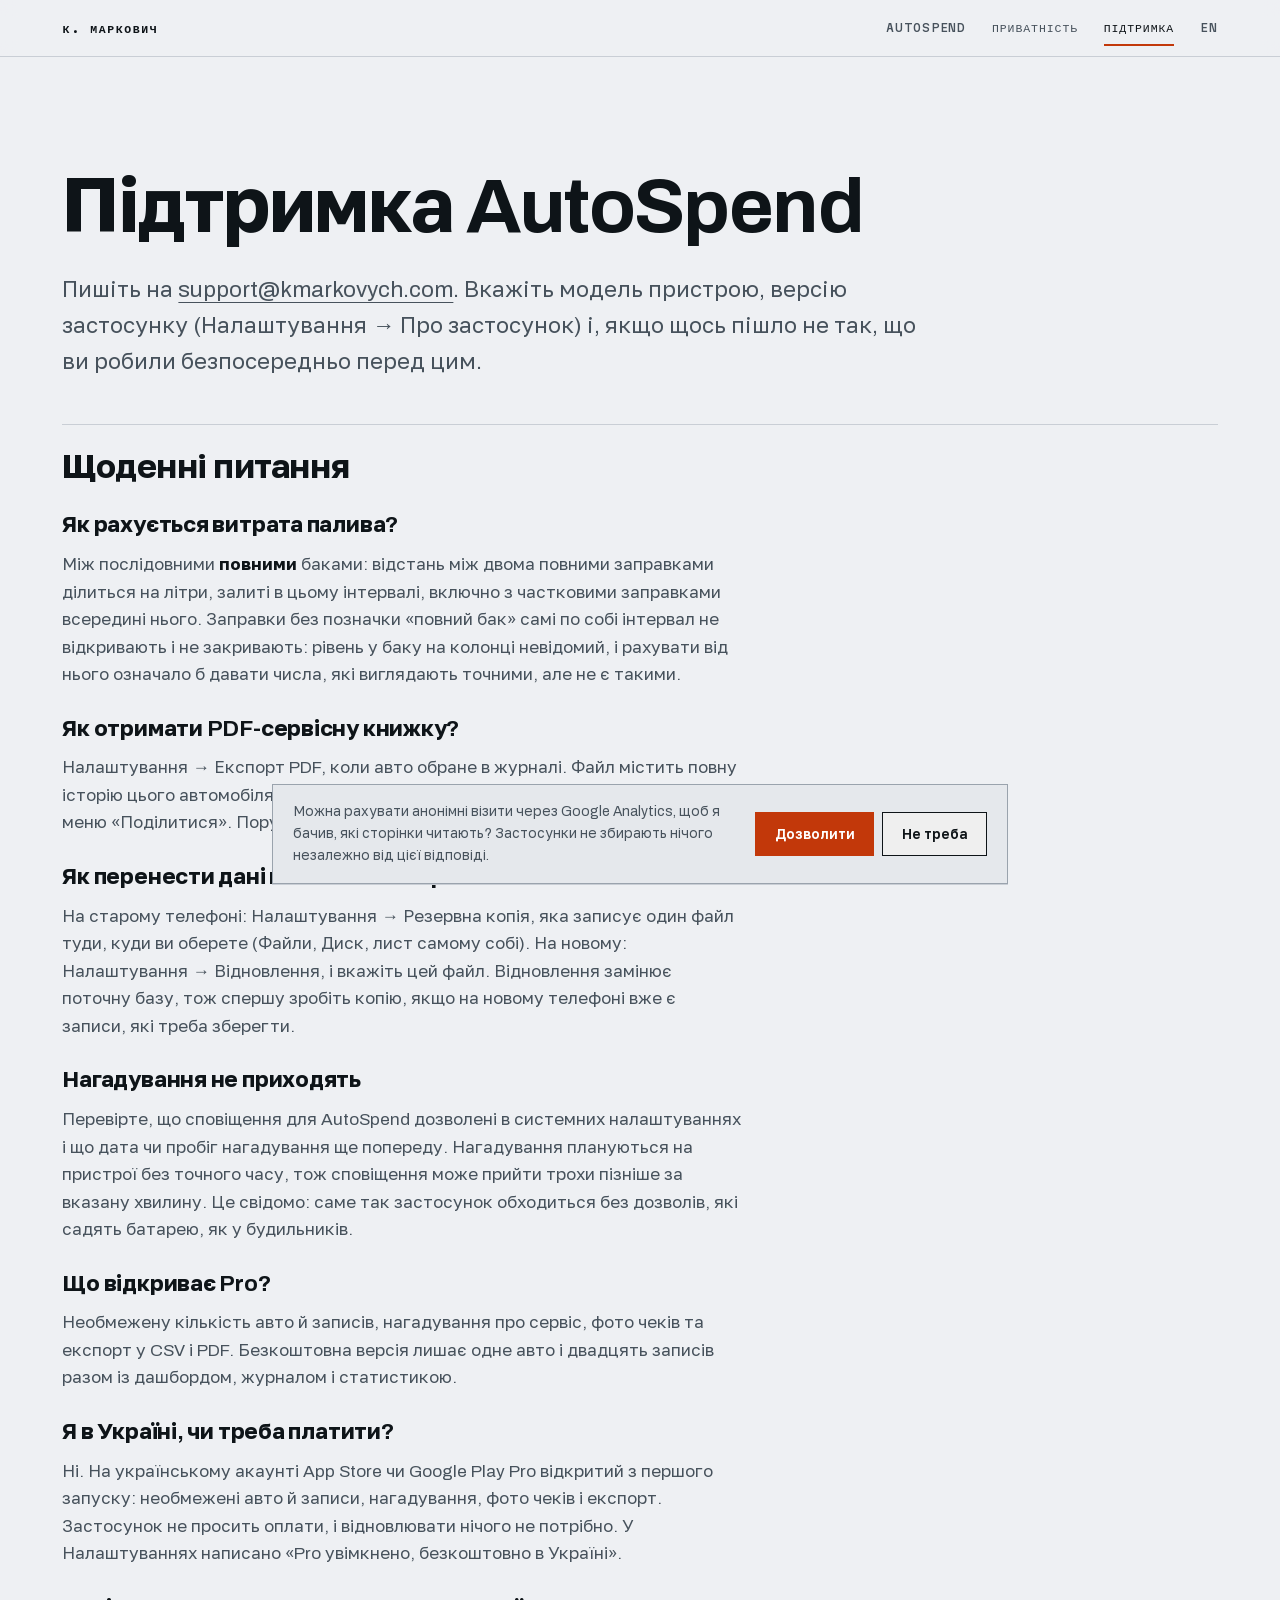
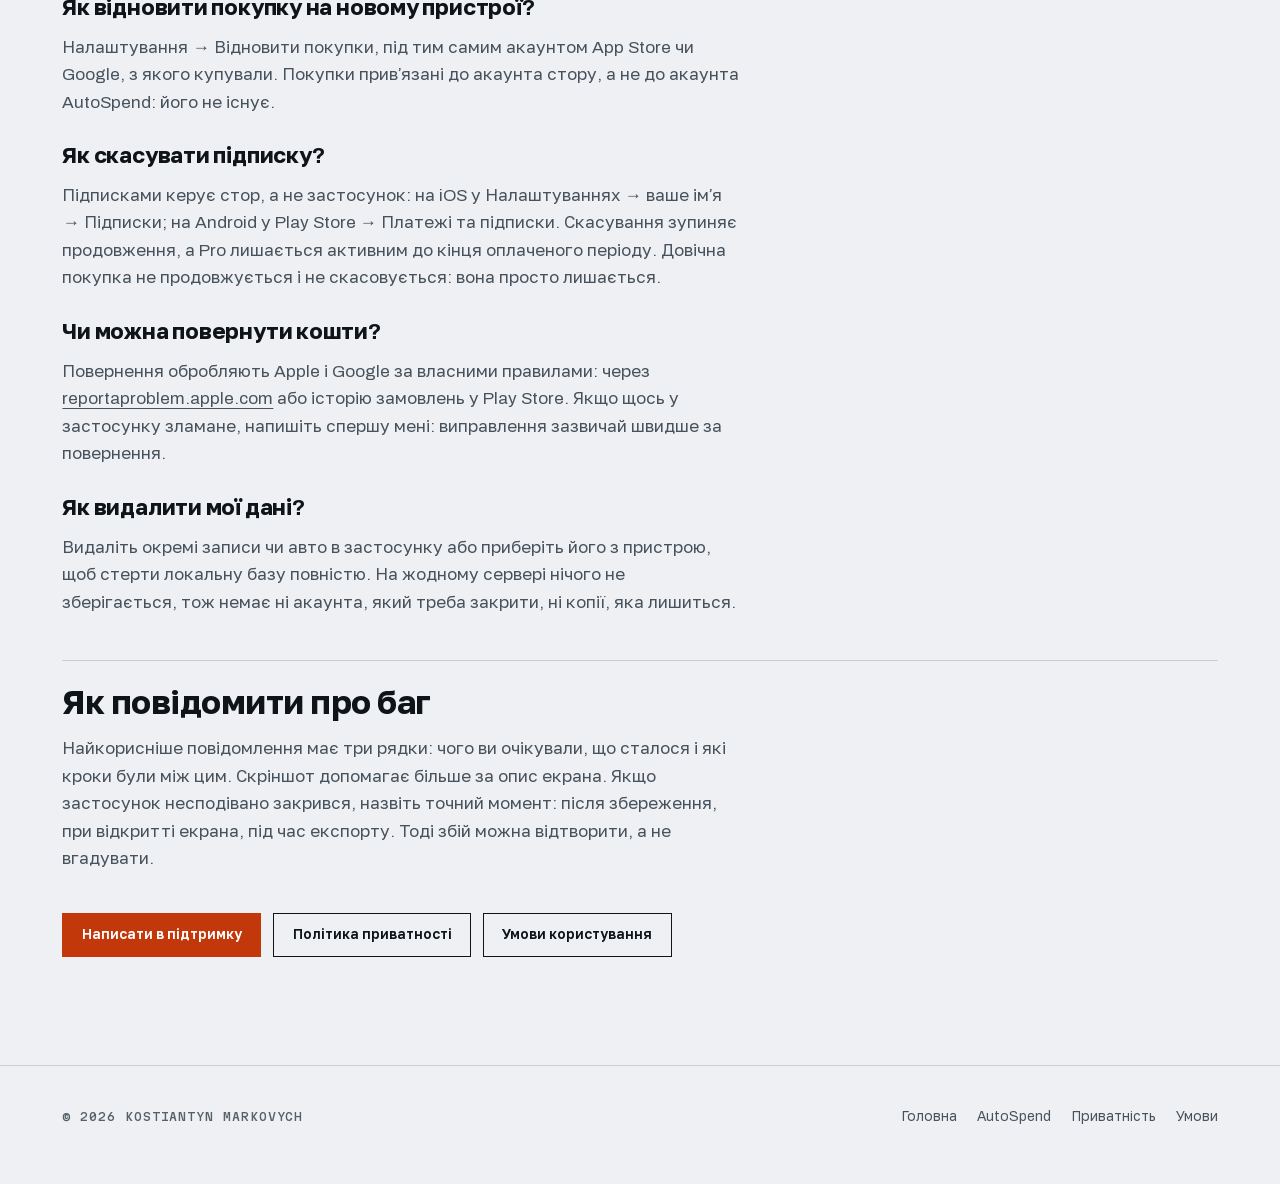
<file: uk/autospend/support/index.html>
<!doctype html>
<html lang="uk">
<head>
<meta charset="utf-8">
<meta name="viewport" content="width=device-width, initial-scale=1">
<title>AutoSpend — Підтримка</title>
<meta name="description" content="AutoSpend support: how to back up and restore your data, export a PDF service book, manage your subscription, and how to reach the developer.">
<link rel="canonical" href="https://kmarkovych.com/uk/autospend/support/">
<link rel="alternate" hreflang="en" href="https://kmarkovych.com/autospend/support/">
<link rel="alternate" hreflang="uk" href="https://kmarkovych.com/uk/autospend/support/">
<link rel="alternate" hreflang="x-default" href="https://kmarkovych.com/autospend/support/">
<meta property="og:title" content="AutoSpend — Support">
<meta property="og:description" content="Backups, PDF export, subscriptions and how to reach support.">
<meta property="og:type" content="website">
<meta property="og:url" content="https://kmarkovych.com/autospend/support/">
<meta property="og:image" content="https://kmarkovych.com/assets/og-image.png">
<meta property="og:image:width" content="1200">
<meta property="og:image:height" content="630">
<meta name="twitter:card" content="summary_large_image">
<link rel="preload" href="/assets/fonts/archivo-400-latin.woff2" as="font" type="font/woff2" crossorigin>
<link rel="preload" href="/assets/fonts/archivo-700-latin.woff2" as="font" type="font/woff2" crossorigin>
<link rel="icon" href="/assets/favicon.svg" type="image/svg+xml">
<link rel="icon" href="/assets/favicon-32.png" sizes="32x32" type="image/png">
<link rel="apple-touch-icon" href="/assets/apple-touch-icon.png">
<link rel="stylesheet" href="/assets/site.css">
</head>
<body>
<a class="skip" href="#main">Перейти до вмісту</a>

<header class="site-head">
  <div class="wrap">
    <a class="brand" href="/uk/">К. Маркович</a>
    <nav class="site-nav" aria-label="Головна навігація">
      <a href="/uk/autospend/">AutoSpend</a>
      <a href="/autospend/privacy/#uk">Приватність</a>
      <a href="/uk/autospend/support/" aria-current="page">Підтримка</a>
      <a href="/autospend/support/" hreflang="en" lang="en">EN</a>
    </nav>
  </div>
</header>

<main id="main" class="wrap legal">
  <h1>Підтримка AutoSpend</h1>
  <p class="lede" style="margin-top:1.5rem">Пишіть на <a href="mailto:support@kmarkovych.com">support@kmarkovych.com</a>. Вкажіть модель пристрою, версію застосунку (Налаштування → Про застосунок) і, якщо щось пішло не так, що ви робили безпосередньо перед цим.</p>

  <h2>Щоденні питання</h2>

  <h3>Як рахується витрата палива?</h3>
  <p>Між послідовними <strong>повними</strong> баками: відстань між двома повними заправками ділиться на літри, залиті в цьому інтервалі, включно з частковими заправками всередині нього. Заправки без позначки «повний бак» самі по собі інтервал не відкривають і не закривають: рівень у баку на колонці невідомий, і рахувати від нього означало б давати числа, які виглядають точними, але не є такими.</p>

  <h3>Як отримати PDF-сервісну книжку?</h3>
  <p>Налаштування → Експорт PDF, коли авто обране в журналі. Файл містить повну історію цього автомобіля, його можна надіслати або роздрукувати просто з меню «Поділитися». Поруч є експорт у CSV для таблиць і податкової звітності.</p>

  <h3>Як перенести дані на новий телефон?</h3>
  <p>На старому телефоні: Налаштування → Резервна копія, яка записує один файл туди, куди ви оберете (Файли, Диск, лист самому собі). На новому: Налаштування → Відновлення, і вкажіть цей файл. Відновлення замінює поточну базу, тож спершу зробіть копію, якщо на новому телефоні вже є записи, які треба зберегти.</p>

  <h3>Нагадування не приходять</h3>
  <p>Перевірте, що сповіщення для AutoSpend дозволені в системних налаштуваннях і що дата чи пробіг нагадування ще попереду. Нагадування плануються на пристрої без точного часу, тож сповіщення може прийти трохи пізніше за вказану хвилину. Це свідомо: саме так застосунок обходиться без дозволів, які садять батарею, як у будильників.</p>

  <h3>Що відкриває Pro?</h3>
  <p>Необмежену кількість авто й записів, нагадування про сервіс, фото чеків та експорт у CSV і PDF. Безкоштовна версія лишає одне авто і двадцять записів разом із дашбордом, журналом і статистикою.</p>

  <h3>Я в Україні, чи треба платити?</h3>
  <p>Ні. На українському акаунті App Store чи Google Play Pro відкритий з першого запуску: необмежені авто й записи, нагадування, фото чеків і експорт. Застосунок не просить оплати, і відновлювати нічого не потрібно. У Налаштуваннях написано «Pro увімкнено, безкоштовно в Україні».</p>

<h3>Як відновити покупку на новому пристрої?</h3>
  <p>Налаштування → Відновити покупки, під тим самим акаунтом App Store чи Google, з якого купували. Покупки привʼязані до акаунта стору, а не до акаунта AutoSpend: його не існує.</p>

  <h3>Як скасувати підписку?</h3>
  <p>Підписками керує стор, а не застосунок: на iOS у Налаштуваннях → ваше імʼя → Підписки; на Android у Play Store → Платежі та підписки. Скасування зупиняє продовження, а Pro лишається активним до кінця оплаченого періоду. Довічна покупка не продовжується і не скасовується: вона просто лишається.</p>

  <h3>Чи можна повернути кошти?</h3>
  <p>Повернення обробляють Apple і Google за власними правилами: через <a href="https://reportaproblem.apple.com/">reportaproblem.apple.com</a> або історію замовлень у Play Store. Якщо щось у застосунку зламане, напишіть спершу мені: виправлення зазвичай швидше за повернення.</p>

  <h3>Як видалити мої дані?</h3>
  <p>Видаліть окремі записи чи авто в застосунку або приберіть його з пристрою, щоб стерти локальну базу повністю. На жодному сервері нічого не зберігається, тож немає ні акаунта, який треба закрити, ні копії, яка лишиться.</p>

  <h2>Як повідомити про баг</h2>
  <p>Найкорисніше повідомлення має три рядки: чого ви очікували, що сталося і які кроки були між цим. Скріншот допомагає більше за опис екрана. Якщо застосунок несподівано закрився, назвіть точний момент: після збереження, при відкритті екрана, під час експорту. Тоді збій можна відтворити, а не вгадувати.</p>

  <div class="btns" style="margin-top:2.5rem">
    <a class="btn btn--signal" href="mailto:support@kmarkovych.com?subject=AutoSpend%20support">Написати в підтримку</a>
    <a class="btn" href="/autospend/privacy/#uk">Політика приватності</a>
    <a class="btn" href="/uk/autospend/terms/">Умови користування</a>
  </div>
</main>

<footer class="site-foot">
  <div class="wrap">
    <p class="mono">© 2026 Kostiantyn Markovych</p>
    <nav aria-label="Навігація в підвалі">
      <a href="/uk/">Головна</a>
      <a href="/uk/autospend/">AutoSpend</a>
      <a href="/autospend/privacy/#uk">Приватність</a>
      <a href="/uk/autospend/terms/">Умови</a>
    </nav>
  </div>
</footer>
<script src="/assets/analytics.js" defer></script>
</body>
</html>
</file>
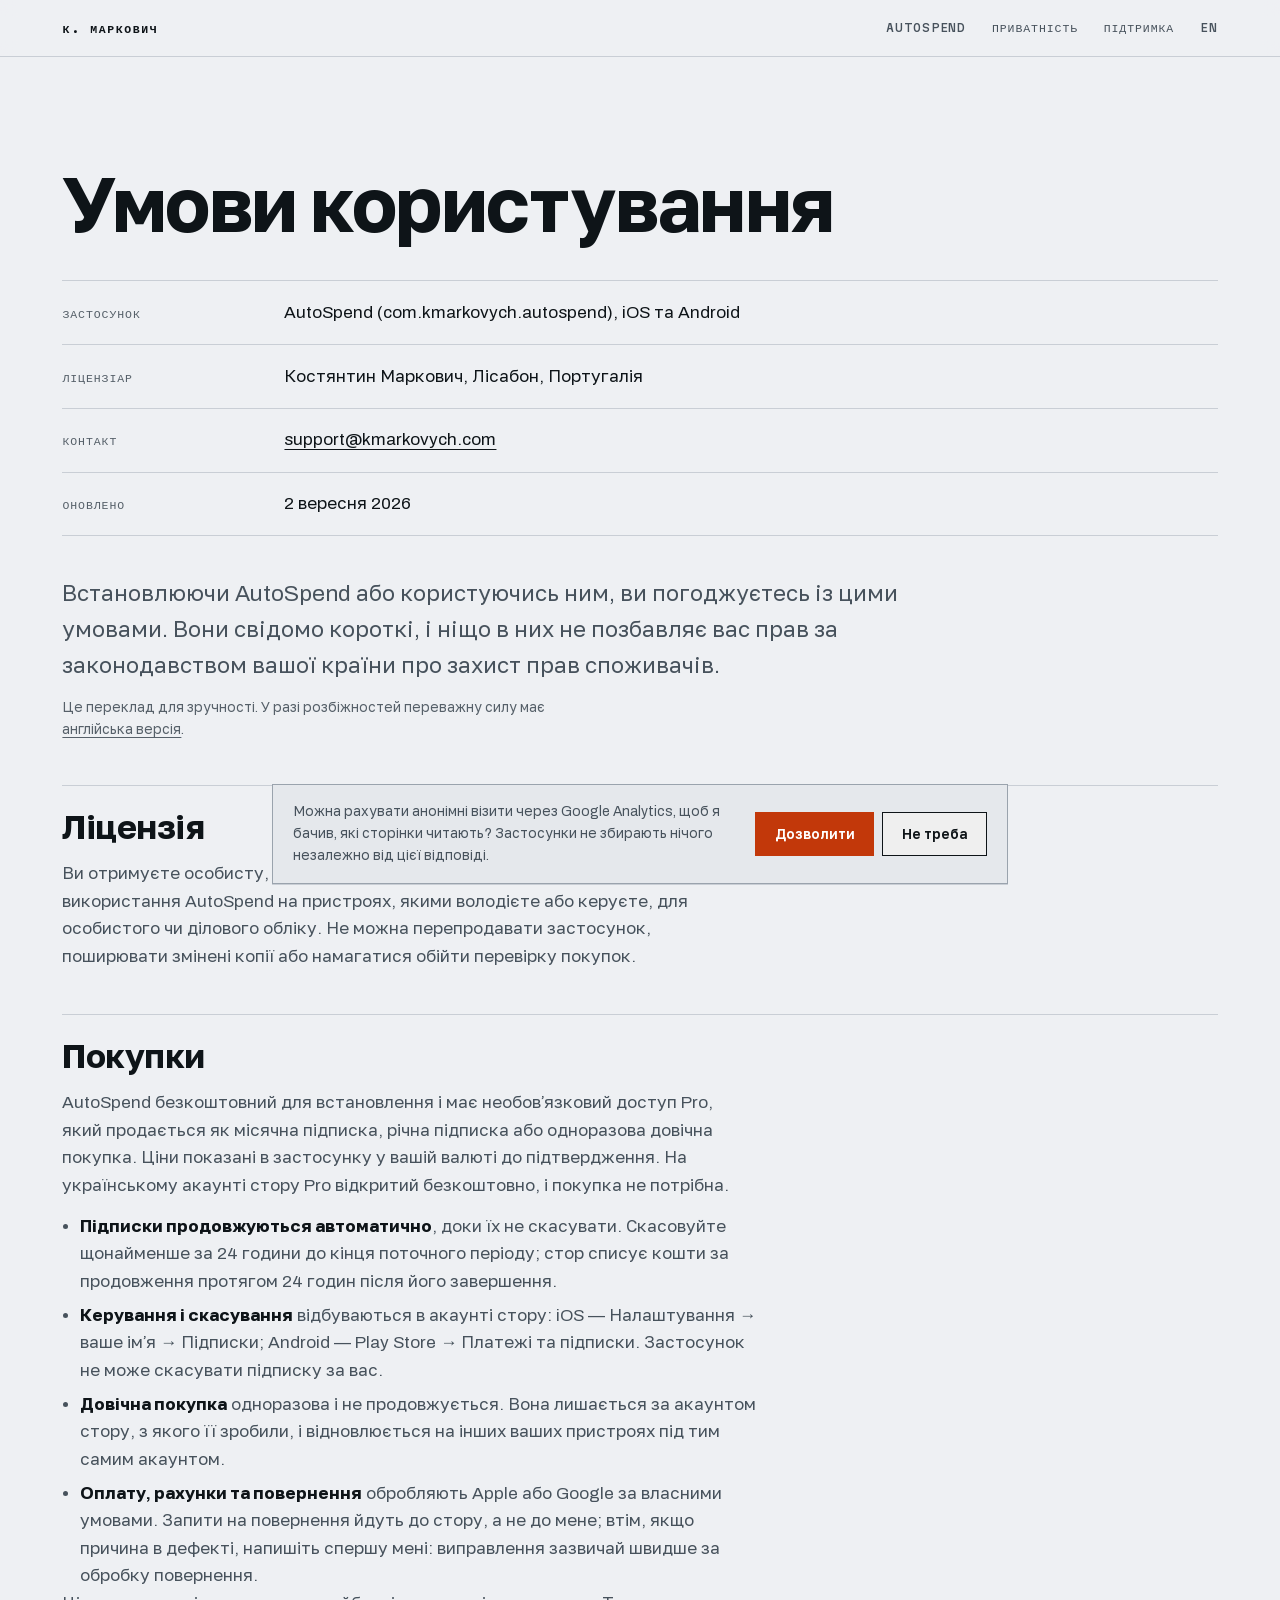
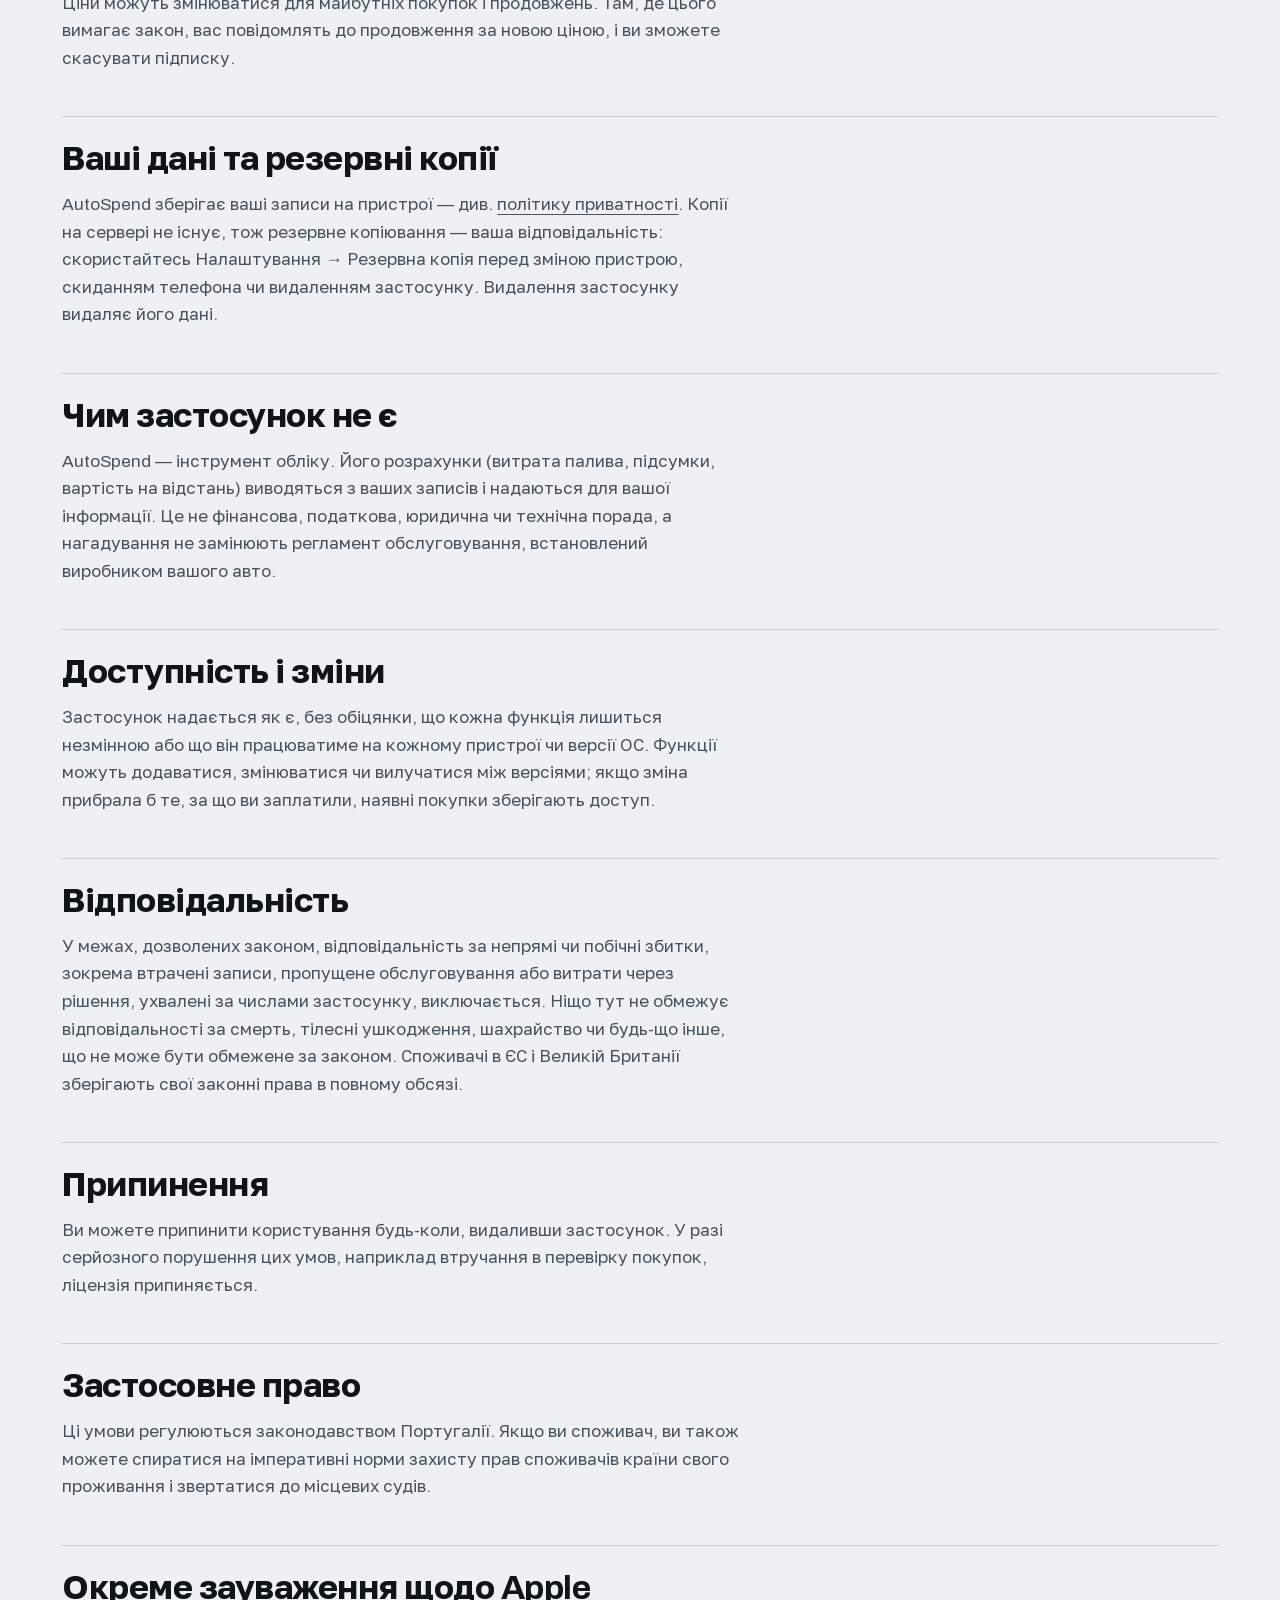
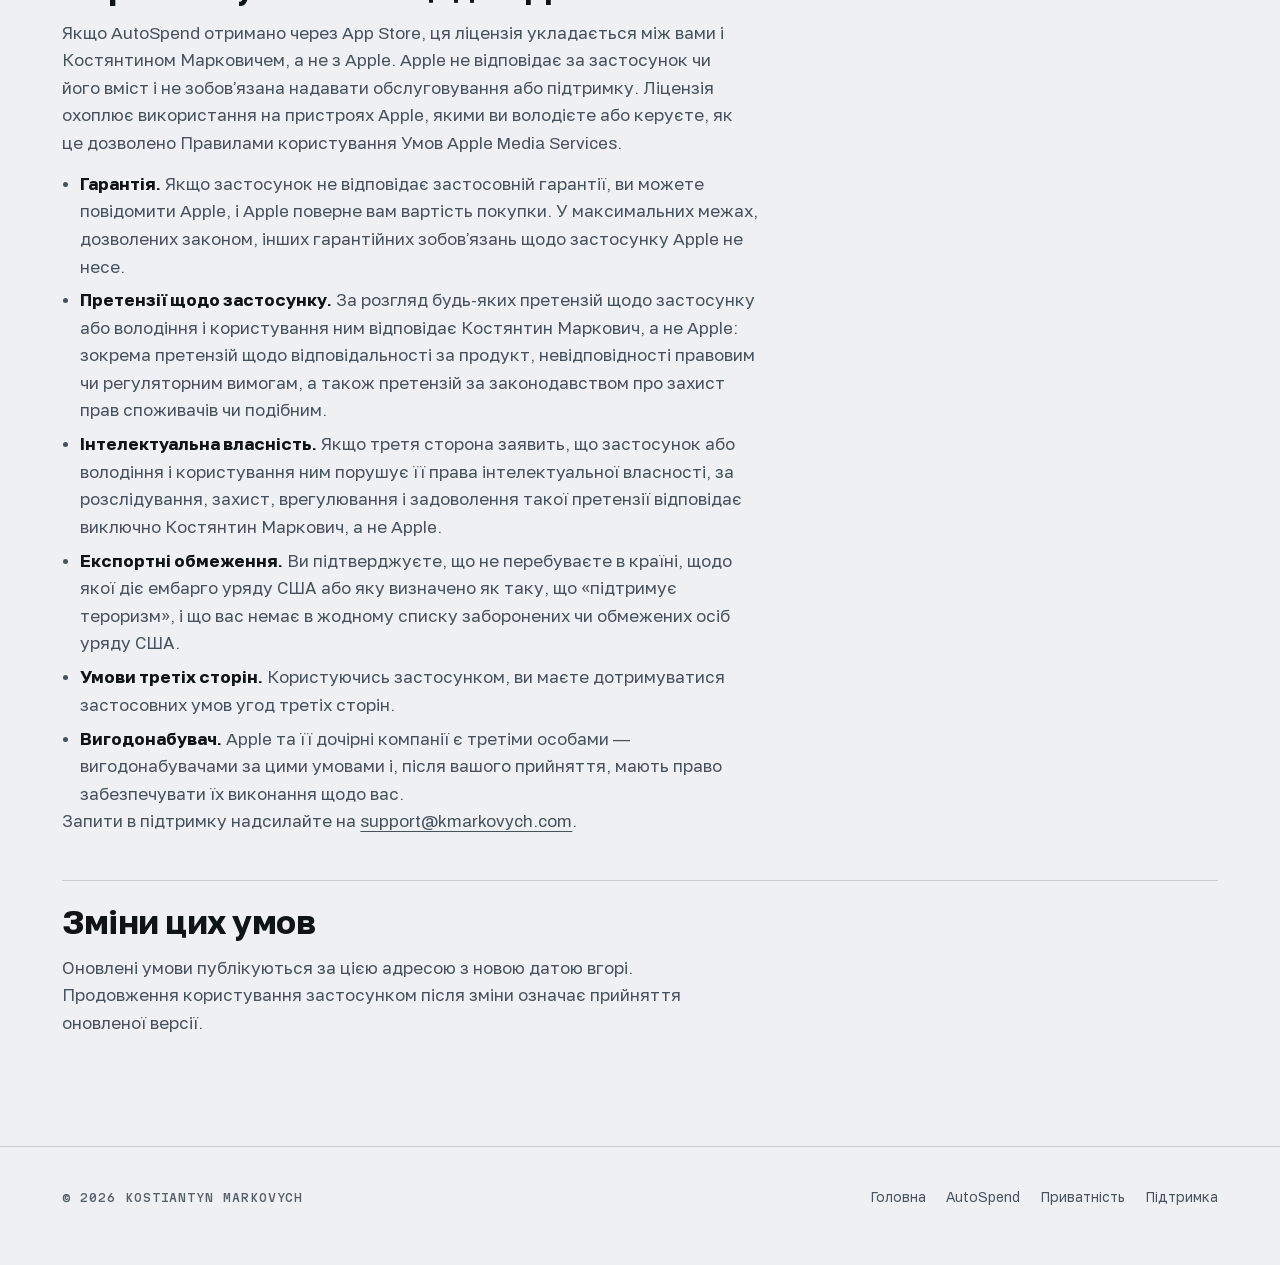
<file: uk/autospend/terms/index.html>
<!doctype html>
<html lang="uk">
<head>
<meta charset="utf-8">
<meta name="viewport" content="width=device-width, initial-scale=1">
<title>AutoSpend — Умови користування</title>
<meta name="description" content="Terms of use and end-user licence for AutoSpend, including subscription and one-time purchase conditions.">
<link rel="canonical" href="https://kmarkovych.com/uk/autospend/terms/">
<link rel="alternate" hreflang="en" href="https://kmarkovych.com/autospend/terms/">
<link rel="alternate" hreflang="uk" href="https://kmarkovych.com/uk/autospend/terms/">
<link rel="alternate" hreflang="x-default" href="https://kmarkovych.com/autospend/terms/">
<meta property="og:title" content="AutoSpend — Terms of Use">
<meta property="og:description" content="Licence, purchases and subscription conditions.">
<meta property="og:type" content="website">
<meta property="og:url" content="https://kmarkovych.com/autospend/terms/">
<meta property="og:image" content="https://kmarkovych.com/assets/og-image.png">
<meta property="og:image:width" content="1200">
<meta property="og:image:height" content="630">
<meta name="twitter:card" content="summary_large_image">
<link rel="preload" href="/assets/fonts/archivo-400-latin.woff2" as="font" type="font/woff2" crossorigin>
<link rel="preload" href="/assets/fonts/archivo-700-latin.woff2" as="font" type="font/woff2" crossorigin>
<link rel="icon" href="/assets/favicon.svg" type="image/svg+xml">
<link rel="icon" href="/assets/favicon-32.png" sizes="32x32" type="image/png">
<link rel="apple-touch-icon" href="/assets/apple-touch-icon.png">
<link rel="stylesheet" href="/assets/site.css">
</head>
<body>
<a class="skip" href="#main">Перейти до вмісту</a>

<header class="site-head">
  <div class="wrap">
    <a class="brand" href="/uk/">К. Маркович</a>
    <nav class="site-nav" aria-label="Головна навігація">
      <a href="/uk/autospend/">AutoSpend</a>
      <a href="/autospend/privacy/#uk">Приватність</a>
      <a href="/uk/autospend/support/">Підтримка</a>
      <a href="/autospend/terms/" hreflang="en" lang="en">EN</a>
    </nav>
  </div>
</header>

<main id="main" class="wrap legal">
  <h1>Умови користування</h1>
  <dl class="spec" style="margin-top:2rem">
    <div><dt>Застосунок</dt><dd>AutoSpend (com.kmarkovych.autospend), iOS та Android</dd></div>
    <div><dt>Ліцензіар</dt><dd>Костянтин Маркович, Лісабон, Португалія</dd></div>
    <div><dt>Контакт</dt><dd><a href="mailto:support@kmarkovych.com">support@kmarkovych.com</a></dd></div>
    <div><dt>Оновлено</dt><dd>2 вересня 2026</dd></div>
  </dl>

  <p class="lede" style="margin-top:2.5rem">Встановлюючи AutoSpend або користуючись ним, ви погоджуєтесь із цими умовами. Вони свідомо короткі, і ніщо в них не позбавляє вас прав за законодавством вашої країни про захист прав споживачів.</p>
  <p style="color:var(--ink-3);font-size:var(--text-sm)">Це переклад для зручності. У разі розбіжностей переважну силу має <a href="/autospend/terms/" hreflang="en" lang="en">англійська версія</a>.</p>

  <h2>Ліцензія</h2>
  <p>Ви отримуєте особисту, невиключну ліцензію без права передання на використання AutoSpend на пристроях, якими володієте або керуєте, для особистого чи ділового обліку. Не можна перепродавати застосунок, поширювати змінені копії або намагатися обійти перевірку покупок.</p>

  <h2>Покупки</h2>
  <p>AutoSpend безкоштовний для встановлення і має необовʼязковий доступ Pro, який продається як місячна підписка, річна підписка або одноразова довічна покупка. Ціни показані в застосунку у вашій валюті до підтвердження. На українському акаунті стору Pro відкритий безкоштовно, і покупка не потрібна.</p>
  <ul>
    <li><strong>Підписки продовжуються автоматично</strong>, доки їх не скасувати. Скасовуйте щонайменше за 24 години до кінця поточного періоду; стор списує кошти за продовження протягом 24 годин після його завершення.</li>
    <li><strong>Керування і скасування</strong> відбуваються в акаунті стору: iOS — Налаштування → ваше імʼя → Підписки; Android — Play Store → Платежі та підписки. Застосунок не може скасувати підписку за вас.</li>
    <li><strong>Довічна покупка</strong> одноразова і не продовжується. Вона лишається за акаунтом стору, з якого її зробили, і відновлюється на інших ваших пристроях під тим самим акаунтом.</li>
    <li><strong>Оплату, рахунки та повернення</strong> обробляють Apple або Google за власними умовами. Запити на повернення йдуть до стору, а не до мене; втім, якщо причина в дефекті, напишіть спершу мені: виправлення зазвичай швидше за обробку повернення.</li>
  </ul>
  <p>Ціни можуть змінюватися для майбутніх покупок і продовжень. Там, де цього вимагає закон, вас повідомлять до продовження за новою ціною, і ви зможете скасувати підписку.</p>

  <h2>Ваші дані та резервні копії</h2>
  <p>AutoSpend зберігає ваші записи на пристрої — див. <a href="/autospend/privacy/#uk">політику приватності</a>. Копії на сервері не існує, тож резервне копіювання — ваша відповідальність: скористайтесь Налаштування → Резервна копія перед зміною пристрою, скиданням телефона чи видаленням застосунку. Видалення застосунку видаляє його дані.</p>

  <h2>Чим застосунок не є</h2>
  <p>AutoSpend — інструмент обліку. Його розрахунки (витрата палива, підсумки, вартість на відстань) виводяться з ваших записів і надаються для вашої інформації. Це не фінансова, податкова, юридична чи технічна порада, а нагадування не замінюють регламент обслуговування, встановлений виробником вашого авто.</p>

  <h2>Доступність і зміни</h2>
  <p>Застосунок надається як є, без обіцянки, що кожна функція лишиться незмінною або що він працюватиме на кожному пристрої чи версії ОС. Функції можуть додаватися, змінюватися чи вилучатися між версіями; якщо зміна прибрала б те, за що ви заплатили, наявні покупки зберігають доступ.</p>

  <h2>Відповідальність</h2>
  <p>У межах, дозволених законом, відповідальність за непрямі чи побічні збитки, зокрема втрачені записи, пропущене обслуговування або витрати через рішення, ухвалені за числами застосунку, виключається. Ніщо тут не обмежує відповідальності за смерть, тілесні ушкодження, шахрайство чи будь-що інше, що не може бути обмежене за законом. Споживачі в ЄС і Великій Британії зберігають свої законні права в повному обсязі.</p>

  <h2>Припинення</h2>
  <p>Ви можете припинити користування будь-коли, видаливши застосунок. У разі серйозного порушення цих умов, наприклад втручання в перевірку покупок, ліцензія припиняється.</p>

  <h2>Застосовне право</h2>
  <p>Ці умови регулюються законодавством Португалії. Якщо ви споживач, ви також можете спиратися на імперативні норми захисту прав споживачів країни свого проживання і звертатися до місцевих судів.</p>

  <h2>Окреме зауваження щодо Apple</h2>
  <p>Якщо AutoSpend отримано через App Store, ця ліцензія укладається між вами і Костянтином Марковичем, а не з Apple. Apple не відповідає за застосунок чи його вміст і не зобовʼязана надавати обслуговування або підтримку. Ліцензія охоплює використання на пристроях Apple, якими ви володієте або керуєте, як це дозволено Правилами користування Умов Apple Media Services.</p>
  <ul>
    <li><strong>Гарантія.</strong> Якщо застосунок не відповідає застосовній гарантії, ви можете повідомити Apple, і Apple поверне вам вартість покупки. У максимальних межах, дозволених законом, інших гарантійних зобовʼязань щодо застосунку Apple не несе.</li>
    <li><strong>Претензії щодо застосунку.</strong> За розгляд будь-яких претензій щодо застосунку або володіння і користування ним відповідає Костянтин Маркович, а не Apple: зокрема претензій щодо відповідальності за продукт, невідповідності правовим чи регуляторним вимогам, а також претензій за законодавством про захист прав споживачів чи подібним.</li>
    <li><strong>Інтелектуальна власність.</strong> Якщо третя сторона заявить, що застосунок або володіння і користування ним порушує її права інтелектуальної власності, за розслідування, захист, врегулювання і задоволення такої претензії відповідає виключно Костянтин Маркович, а не Apple.</li>
    <li><strong>Експортні обмеження.</strong> Ви підтверджуєте, що не перебуваєте в країні, щодо якої діє ембарго уряду США або яку визначено як таку, що «підтримує тероризм», і що вас немає в жодному списку заборонених чи обмежених осіб уряду США.</li>
    <li><strong>Умови третіх сторін.</strong> Користуючись застосунком, ви маєте дотримуватися застосовних умов угод третіх сторін.</li>
    <li><strong>Вигодонабувач.</strong> Apple та її дочірні компанії є третіми особами — вигодонабувачами за цими умовами і, після вашого прийняття, мають право забезпечувати їх виконання щодо вас.</li>
  </ul>
  <p>Запити в підтримку надсилайте на <a href="mailto:support@kmarkovych.com">support@kmarkovych.com</a>.</p>

  <h2>Зміни цих умов</h2>
  <p>Оновлені умови публікуються за цією адресою з новою датою вгорі. Продовження користування застосунком після зміни означає прийняття оновленої версії.</p>
</main>

<footer class="site-foot">
  <div class="wrap">
    <p class="mono">© 2026 Kostiantyn Markovych</p>
    <nav aria-label="Навігація в підвалі">
      <a href="/uk/">Головна</a>
      <a href="/uk/autospend/">AutoSpend</a>
      <a href="/autospend/privacy/#uk">Приватність</a>
      <a href="/uk/autospend/support/">Підтримка</a>
    </nav>
  </div>
</footer>
<script src="/assets/analytics.js" defer></script>
</body>
</html>
</file>
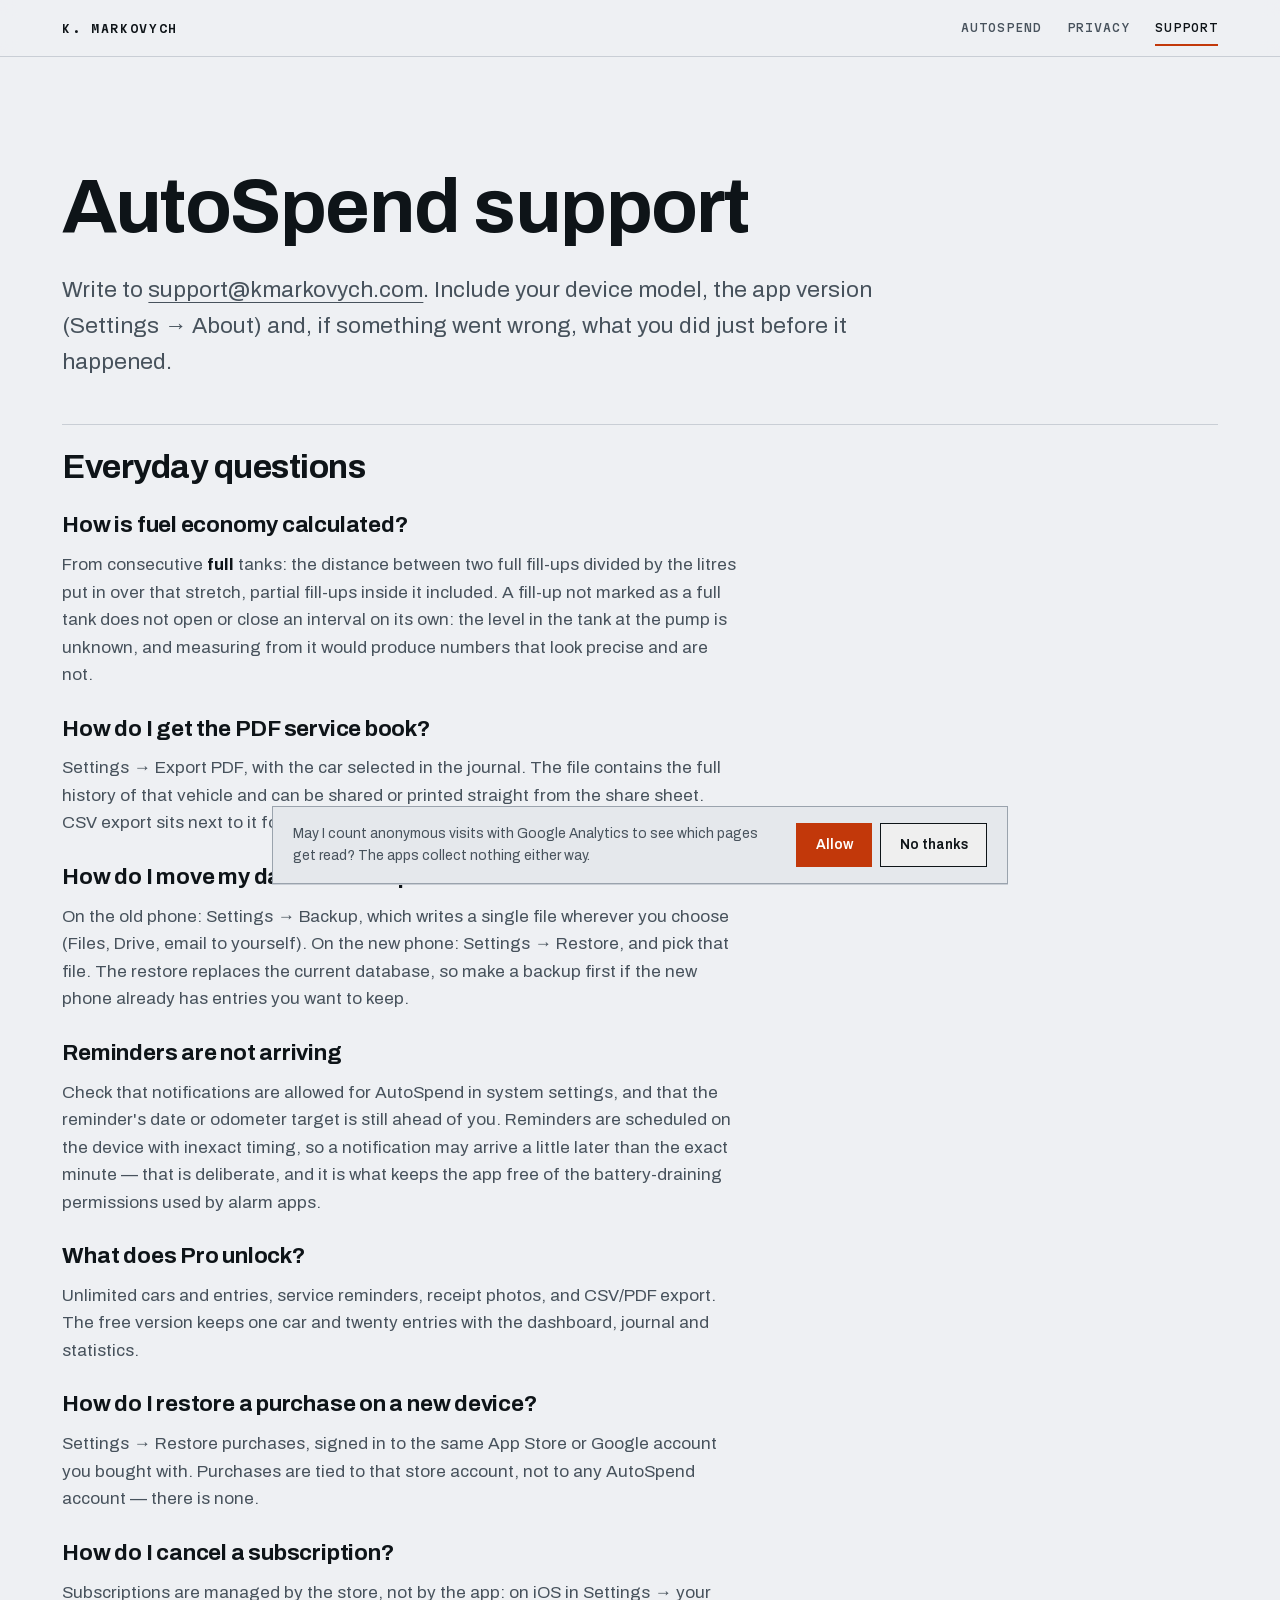
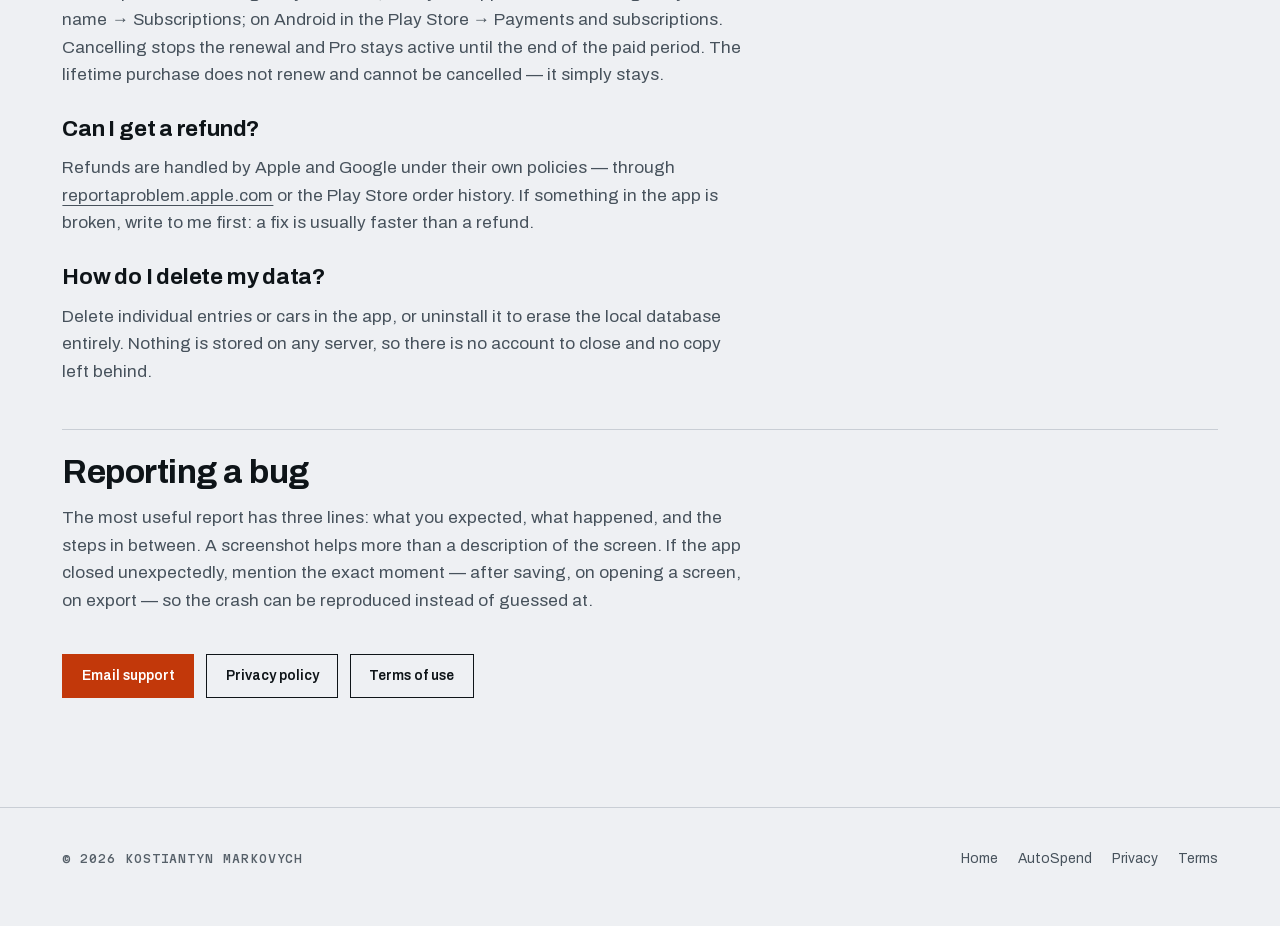
<file: autospend/support.html>
<!doctype html>
<html lang="en">
<head>
<meta charset="utf-8">
<meta name="viewport" content="width=device-width, initial-scale=1">
<title>AutoSpend — Support</title>
<meta name="description" content="AutoSpend support: how to back up and restore your data, export a PDF service book, manage your subscription, and how to reach the developer.">
<link rel="canonical" href="https://kmarkovych.com/autospend/support/">
<meta property="og:title" content="AutoSpend — Support">
<meta property="og:description" content="Backups, PDF export, subscriptions and how to reach support.">
<meta property="og:type" content="website">
<meta property="og:url" content="https://kmarkovych.com/autospend/support/">
<meta property="og:image" content="https://kmarkovych.com/assets/og-image.png">
<meta property="og:image:width" content="1200">
<meta property="og:image:height" content="630">
<meta name="twitter:card" content="summary_large_image">
<link rel="preload" href="/assets/fonts/archivo-400-latin.woff2" as="font" type="font/woff2" crossorigin>
<link rel="preload" href="/assets/fonts/archivo-700-latin.woff2" as="font" type="font/woff2" crossorigin>
<link rel="icon" href="/assets/favicon.svg" type="image/svg+xml">
<link rel="icon" href="/assets/favicon-32.png" sizes="32x32" type="image/png">
<link rel="apple-touch-icon" href="/assets/apple-touch-icon.png">
<link rel="stylesheet" href="/assets/site.css">
</head>
<body>
<a class="skip" href="#main">Skip to content</a>

<header class="site-head">
  <div class="wrap">
    <a class="brand" href="/">K. Markovych</a>
    <nav class="site-nav" aria-label="Main">
      <a href="/autospend/">AutoSpend</a>
      <a href="/autospend/privacy/">Privacy</a>
      <a href="/autospend/support/" aria-current="page">Support</a>
    </nav>
  </div>
</header>

<main id="main" class="wrap legal">
  <h1>AutoSpend support</h1>
  <p class="lede" style="margin-top:1.5rem">Write to <a href="mailto:support@kmarkovych.com">support@kmarkovych.com</a>. Include your device model, the app version (Settings → About) and, if something went wrong, what you did just before it happened.</p>

  <h2>Everyday questions</h2>

  <h3>How is fuel economy calculated?</h3>
  <p>From consecutive <strong>full</strong> tanks: the distance between two full fill-ups divided by the litres put in over that stretch, partial fill-ups inside it included. A fill-up not marked as a full tank does not open or close an interval on its own: the level in the tank at the pump is unknown, and measuring from it would produce numbers that look precise and are not.</p>

  <h3>How do I get the PDF service book?</h3>
  <p>Settings → Export PDF, with the car selected in the journal. The file contains the full history of that vehicle and can be shared or printed straight from the share sheet. CSV export sits next to it for spreadsheets and tax records.</p>

  <h3>How do I move my data to a new phone?</h3>
  <p>On the old phone: Settings → Backup, which writes a single file wherever you choose (Files, Drive, email to yourself). On the new phone: Settings → Restore, and pick that file. The restore replaces the current database, so make a backup first if the new phone already has entries you want to keep.</p>

  <h3>Reminders are not arriving</h3>
  <p>Check that notifications are allowed for AutoSpend in system settings, and that the reminder's date or odometer target is still ahead of you. Reminders are scheduled on the device with inexact timing, so a notification may arrive a little later than the exact minute — that is deliberate, and it is what keeps the app free of the battery-draining permissions used by alarm apps.</p>

  <h3>What does Pro unlock?</h3>
  <p>Unlimited cars and entries, service reminders, receipt photos, and CSV/PDF export. The free version keeps one car and twenty entries with the dashboard, journal and statistics.</p>

  <h3>How do I restore a purchase on a new device?</h3>
  <p>Settings → Restore purchases, signed in to the same App Store or Google account you bought with. Purchases are tied to that store account, not to any AutoSpend account — there is none.</p>

  <h3>How do I cancel a subscription?</h3>
  <p>Subscriptions are managed by the store, not by the app: on iOS in Settings → your name → Subscriptions; on Android in the Play Store → Payments and subscriptions. Cancelling stops the renewal and Pro stays active until the end of the paid period. The lifetime purchase does not renew and cannot be cancelled — it simply stays.</p>

  <h3>Can I get a refund?</h3>
  <p>Refunds are handled by Apple and Google under their own policies — through <a href="https://reportaproblem.apple.com/">reportaproblem.apple.com</a> or the Play Store order history. If something in the app is broken, write to me first: a fix is usually faster than a refund.</p>

  <h3>How do I delete my data?</h3>
  <p>Delete individual entries or cars in the app, or uninstall it to erase the local database entirely. Nothing is stored on any server, so there is no account to close and no copy left behind.</p>

  <h2>Reporting a bug</h2>
  <p>The most useful report has three lines: what you expected, what happened, and the steps in between. A screenshot helps more than a description of the screen. If the app closed unexpectedly, mention the exact moment — after saving, on opening a screen, on export — so the crash can be reproduced instead of guessed at.</p>

  <div class="btns" style="margin-top:2.5rem">
    <a class="btn btn--signal" href="mailto:support@kmarkovych.com?subject=AutoSpend%20support">Email support</a>
    <a class="btn" href="/autospend/privacy/">Privacy policy</a>
    <a class="btn" href="/autospend/terms/">Terms of use</a>
  </div>
</main>

<footer class="site-foot">
  <div class="wrap">
    <p class="mono">© 2026 Kostiantyn Markovych</p>
    <nav aria-label="Footer">
      <a href="/">Home</a>
      <a href="/autospend/">AutoSpend</a>
      <a href="/autospend/privacy/">Privacy</a>
      <a href="/autospend/terms/">Terms</a>
    </nav>
  </div>
</footer>
<script src="/assets/analytics.js" defer></script>
</body>
</html>
</file>
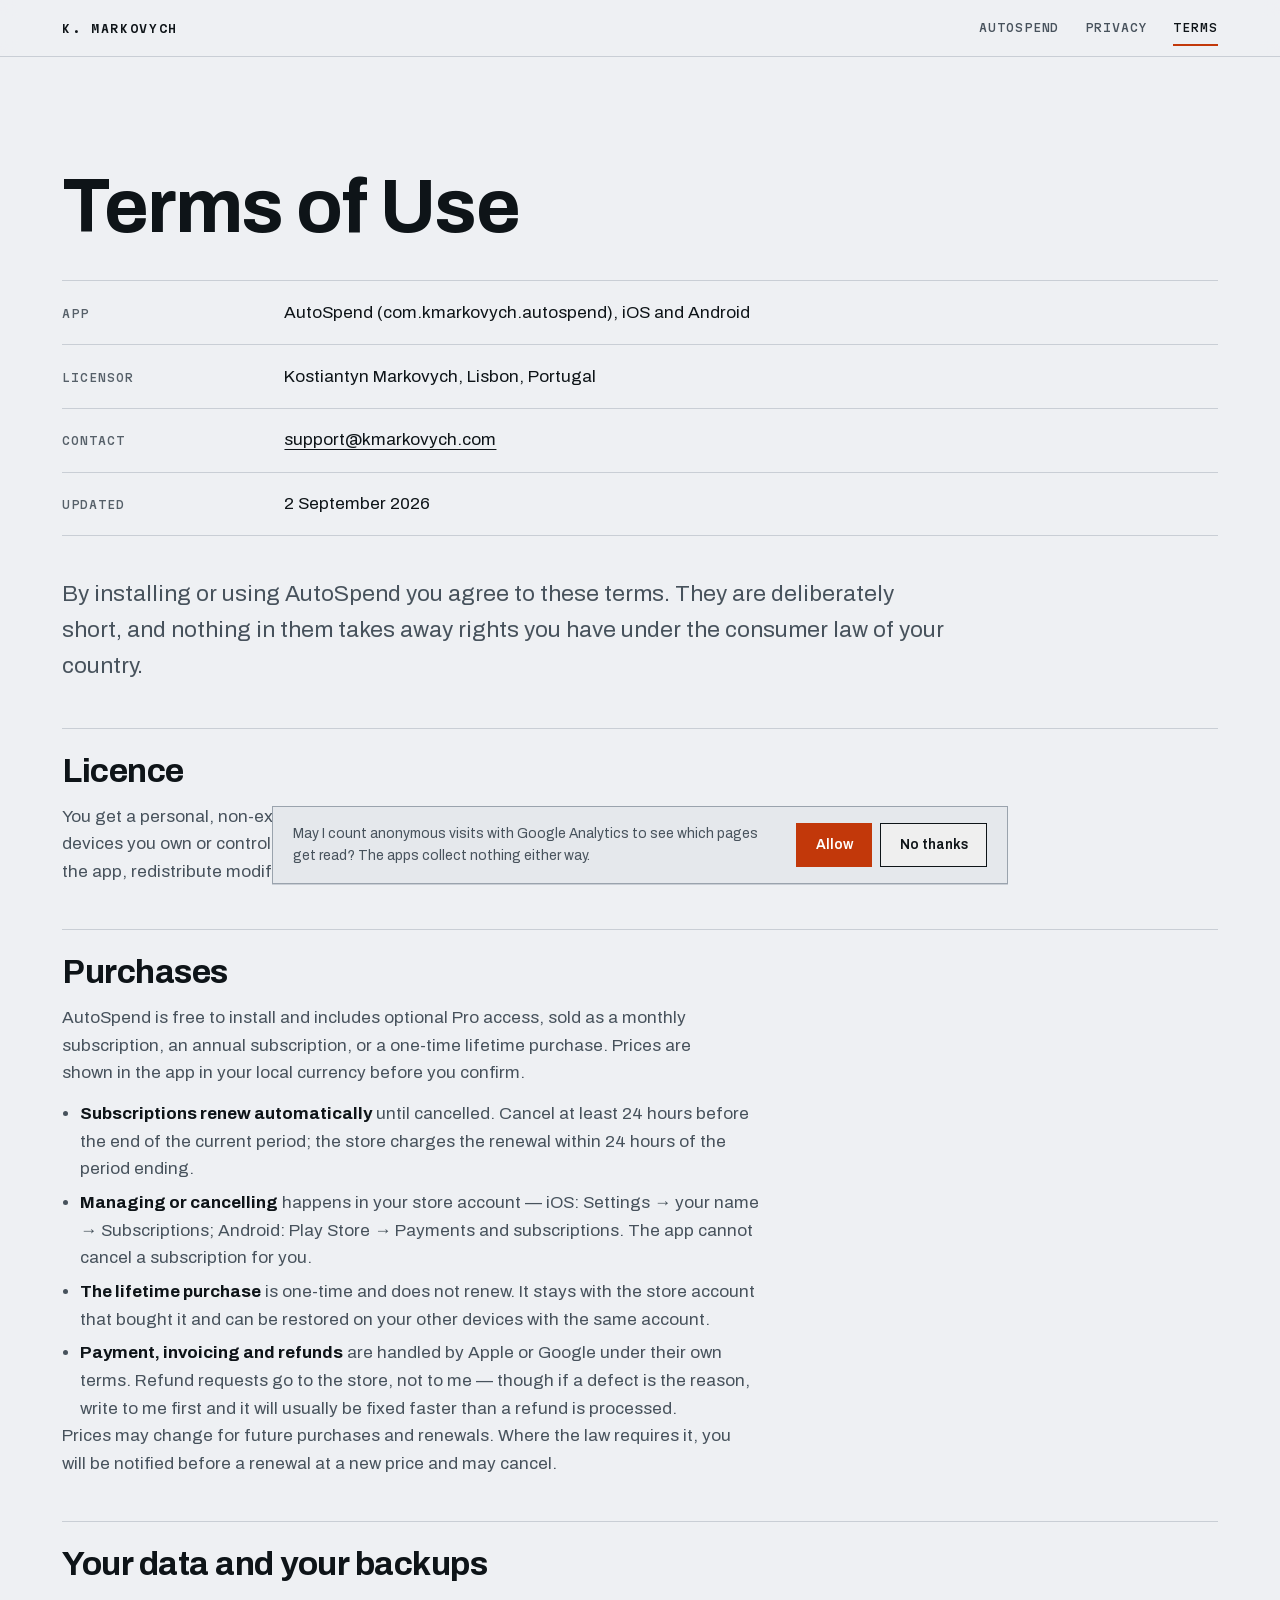
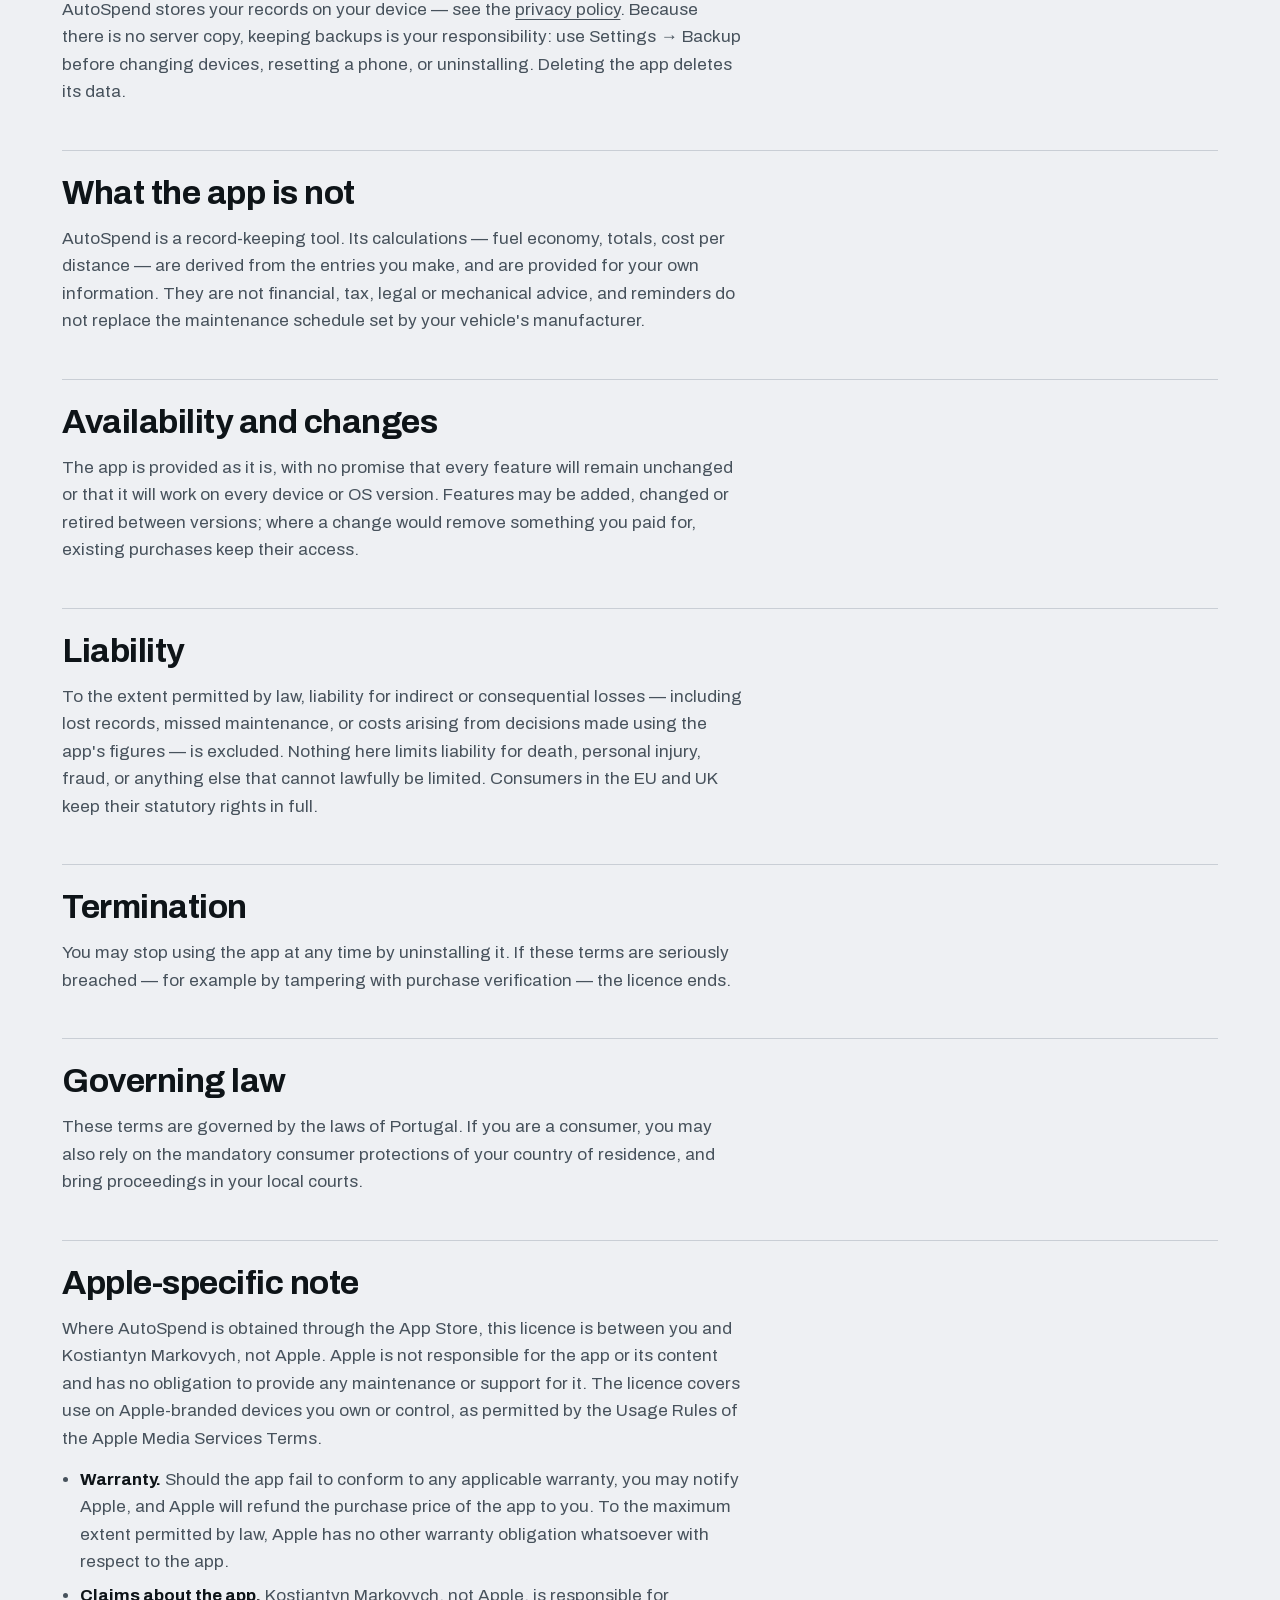
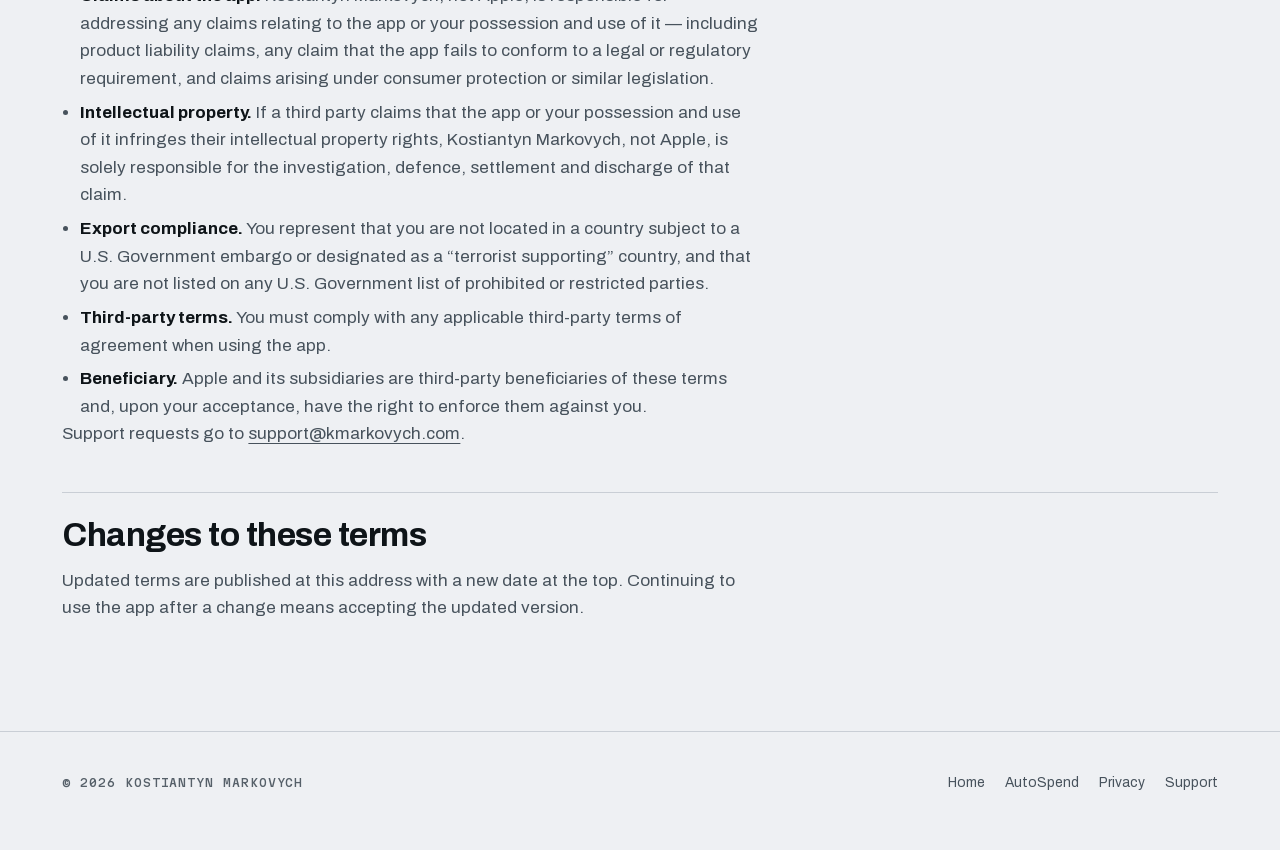
<file: autospend/terms.html>
<!doctype html>
<html lang="en">
<head>
<meta charset="utf-8">
<meta name="viewport" content="width=device-width, initial-scale=1">
<title>AutoSpend — Terms of Use</title>
<meta name="description" content="Terms of use and end-user licence for AutoSpend, including subscription and one-time purchase conditions.">
<link rel="canonical" href="https://kmarkovych.com/autospend/terms/">
<meta property="og:title" content="AutoSpend — Terms of Use">
<meta property="og:description" content="Licence, purchases and subscription conditions.">
<meta property="og:type" content="website">
<meta property="og:url" content="https://kmarkovych.com/autospend/terms/">
<meta property="og:image" content="https://kmarkovych.com/assets/og-image.png">
<meta property="og:image:width" content="1200">
<meta property="og:image:height" content="630">
<meta name="twitter:card" content="summary_large_image">
<link rel="preload" href="/assets/fonts/archivo-400-latin.woff2" as="font" type="font/woff2" crossorigin>
<link rel="preload" href="/assets/fonts/archivo-700-latin.woff2" as="font" type="font/woff2" crossorigin>
<link rel="icon" href="/assets/favicon.svg" type="image/svg+xml">
<link rel="icon" href="/assets/favicon-32.png" sizes="32x32" type="image/png">
<link rel="apple-touch-icon" href="/assets/apple-touch-icon.png">
<link rel="stylesheet" href="/assets/site.css">
</head>
<body>
<a class="skip" href="#main">Skip to content</a>

<header class="site-head">
  <div class="wrap">
    <a class="brand" href="/">K. Markovych</a>
    <nav class="site-nav" aria-label="Main">
      <a href="/autospend/">AutoSpend</a>
      <a href="/autospend/privacy/">Privacy</a>
      <a href="/autospend/terms/" aria-current="page">Terms</a>
    </nav>
  </div>
</header>

<main id="main" class="wrap legal">
  <h1>Terms of Use</h1>
  <dl class="spec" style="margin-top:2rem">
    <div><dt>App</dt><dd>AutoSpend (com.kmarkovych.autospend), iOS and Android</dd></div>
    <div><dt>Licensor</dt><dd>Kostiantyn Markovych, Lisbon, Portugal</dd></div>
    <div><dt>Contact</dt><dd><a href="mailto:support@kmarkovych.com">support@kmarkovych.com</a></dd></div>
    <div><dt>Updated</dt><dd>2 September 2026</dd></div>
  </dl>

  <p class="lede" style="margin-top:2.5rem">By installing or using AutoSpend you agree to these terms. They are deliberately short, and nothing in them takes away rights you have under the consumer law of your country.</p>

  <h2>Licence</h2>
  <p>You get a personal, non-exclusive, non-transferable licence to use AutoSpend on devices you own or control, for private or business record-keeping. You may not resell the app, redistribute modified copies, or attempt to bypass its purchase checks.</p>

  <h2>Purchases</h2>
  <p>AutoSpend is free to install and includes optional Pro access, sold as a monthly subscription, an annual subscription, or a one-time lifetime purchase. Prices are shown in the app in your local currency before you confirm.</p>
  <ul>
    <li><strong>Subscriptions renew automatically</strong> until cancelled. Cancel at least 24 hours before the end of the current period; the store charges the renewal within 24 hours of the period ending.</li>
    <li><strong>Managing or cancelling</strong> happens in your store account — iOS: Settings → your name → Subscriptions; Android: Play Store → Payments and subscriptions. The app cannot cancel a subscription for you.</li>
    <li><strong>The lifetime purchase</strong> is one-time and does not renew. It stays with the store account that bought it and can be restored on your other devices with the same account.</li>
    <li><strong>Payment, invoicing and refunds</strong> are handled by Apple or Google under their own terms. Refund requests go to the store, not to me — though if a defect is the reason, write to me first and it will usually be fixed faster than a refund is processed.</li>
  </ul>
  <p>Prices may change for future purchases and renewals. Where the law requires it, you will be notified before a renewal at a new price and may cancel.</p>

  <h2>Your data and your backups</h2>
  <p>AutoSpend stores your records on your device — see the <a href="/autospend/privacy/">privacy policy</a>. Because there is no server copy, keeping backups is your responsibility: use Settings → Backup before changing devices, resetting a phone, or uninstalling. Deleting the app deletes its data.</p>

  <h2>What the app is not</h2>
  <p>AutoSpend is a record-keeping tool. Its calculations — fuel economy, totals, cost per distance — are derived from the entries you make, and are provided for your own information. They are not financial, tax, legal or mechanical advice, and reminders do not replace the maintenance schedule set by your vehicle's manufacturer.</p>

  <h2>Availability and changes</h2>
  <p>The app is provided as it is, with no promise that every feature will remain unchanged or that it will work on every device or OS version. Features may be added, changed or retired between versions; where a change would remove something you paid for, existing purchases keep their access.</p>

  <h2>Liability</h2>
  <p>To the extent permitted by law, liability for indirect or consequential losses — including lost records, missed maintenance, or costs arising from decisions made using the app's figures — is excluded. Nothing here limits liability for death, personal injury, fraud, or anything else that cannot lawfully be limited. Consumers in the EU and UK keep their statutory rights in full.</p>

  <h2>Termination</h2>
  <p>You may stop using the app at any time by uninstalling it. If these terms are seriously breached — for example by tampering with purchase verification — the licence ends.</p>

  <h2>Governing law</h2>
  <p>These terms are governed by the laws of Portugal. If you are a consumer, you may also rely on the mandatory consumer protections of your country of residence, and bring proceedings in your local courts.</p>

  <h2>Apple-specific note</h2>
  <p>Where AutoSpend is obtained through the App Store, this licence is between you and Kostiantyn Markovych, not Apple. Apple is not responsible for the app or its content and has no obligation to provide any maintenance or support for it. The licence covers use on Apple-branded devices you own or control, as permitted by the Usage Rules of the Apple Media Services Terms.</p>
  <ul>
    <li><strong>Warranty.</strong> Should the app fail to conform to any applicable warranty, you may notify Apple, and Apple will refund the purchase price of the app to you. To the maximum extent permitted by law, Apple has no other warranty obligation whatsoever with respect to the app.</li>
    <li><strong>Claims about the app.</strong> Kostiantyn Markovych, not Apple, is responsible for addressing any claims relating to the app or your possession and use of it — including product liability claims, any claim that the app fails to conform to a legal or regulatory requirement, and claims arising under consumer protection or similar legislation.</li>
    <li><strong>Intellectual property.</strong> If a third party claims that the app or your possession and use of it infringes their intellectual property rights, Kostiantyn Markovych, not Apple, is solely responsible for the investigation, defence, settlement and discharge of that claim.</li>
    <li><strong>Export compliance.</strong> You represent that you are not located in a country subject to a U.S. Government embargo or designated as a “terrorist supporting” country, and that you are not listed on any U.S. Government list of prohibited or restricted parties.</li>
    <li><strong>Third-party terms.</strong> You must comply with any applicable third-party terms of agreement when using the app.</li>
    <li><strong>Beneficiary.</strong> Apple and its subsidiaries are third-party beneficiaries of these terms and, upon your acceptance, have the right to enforce them against you.</li>
  </ul>
  <p>Support requests go to <a href="mailto:support@kmarkovych.com">support@kmarkovych.com</a>.</p>

  <h2>Changes to these terms</h2>
  <p>Updated terms are published at this address with a new date at the top. Continuing to use the app after a change means accepting the updated version.</p>
</main>

<footer class="site-foot">
  <div class="wrap">
    <p class="mono">© 2026 Kostiantyn Markovych</p>
    <nav aria-label="Footer">
      <a href="/">Home</a>
      <a href="/autospend/">AutoSpend</a>
      <a href="/autospend/privacy/">Privacy</a>
      <a href="/autospend/support/">Support</a>
    </nav>
  </div>
</footer>
<script src="/assets/analytics.js" defer></script>
</body>
</html>
</file>
<file: assets/site.css>
/*
  kmarkovych.com — «Datasheet»: технічний специфікаційний аркуш.
  Строга сітка, хайрлайни замість карток, моно-мітки для метаданих,
  один сигнальний акцент. Токени — тут, сторінки лише композують.
*/

:root {
  /* Ground / ink: холодний технічний папір, не крем */
  --paper: #eef0f3;
  --paper-2: #e5e8ec;
  --ink: #0e1418;
  --ink-2: #47525c;
  --ink-3: #566069;
  --rule: #c9ced5;
  --rule-strong: #9aa3ad;
  --signal: #c2380a;
  --signal-ink: #ffffff;
  /* Текст сигнальним кольором на паперi (дрiбний кегль) — темнiший вiдтiнок */
  --signal-text: #a72f08;

  --measure: 68ch;
  --gap: clamp(1rem, 0.6rem + 1.6vw, 2rem);
  --pad-x: clamp(1.25rem, 0.5rem + 3vw, 4rem);
  --section: clamp(3.5rem, 2rem + 6vw, 7rem);

  --text-xs: 0.72rem;
  --text-sm: 0.86rem;
  --text-base: clamp(1rem, 0.96rem + 0.2vw, 1.075rem);
  --text-lg: clamp(1.15rem, 1rem + 0.6vw, 1.4rem);
  --text-h2: clamp(1.5rem, 1.2rem + 1.4vw, 2.1rem);
  --text-h1: clamp(2.15rem, 1.1rem + 4.6vw, 5rem);

  --dur: 180ms;
  --ease: cubic-bezier(0.16, 1, 0.3, 1);

  color-scheme: light dark;
}

@media (prefers-color-scheme: dark) {
  :root {
    --paper: #0d1114;
    --paper-2: #141a1f;
    --ink: #e8ecef;
    --ink-2: #a3adb6;
    --ink-3: #7d8791;
    --rule: #2a3238;
    --rule-strong: #3d474f;
    --signal: #ff6a37;
    --signal-ink: #180800;
    --signal-text: #ff8757;
  }
}

/* Шрифти самохостовані: жодних запитів до Google (сайт із privacy-позицією
   не має зливати IP відвідувачів третій стороні). Латиниця — Archivo,
   кирилиця — Golos Text під тим самим сімейством; моно — Martian Mono. */
@font-face {
  font-family: 'Site Sans';
  font-style: normal;
  font-weight: 400;
  font-display: swap;
  src: url('/assets/fonts/archivo-400-latin.woff2') format('woff2');
  unicode-range: U+0000-00FF, U+0131, U+0152-0153, U+02BB-02BC, U+02C6, U+02DA, U+02DC, U+0304, U+0308, U+0329, U+2000-206F, U+20AC, U+2122, U+2191, U+2193, U+2212, U+2215, U+FEFF, U+FFFD;
}
@font-face {
  font-family: 'Site Sans';
  font-style: normal;
  font-weight: 600;
  font-display: swap;
  src: url('/assets/fonts/archivo-600-latin.woff2') format('woff2');
  unicode-range: U+0000-00FF, U+0131, U+0152-0153, U+02BB-02BC, U+02C6, U+02DA, U+02DC, U+0304, U+0308, U+0329, U+2000-206F, U+20AC, U+2122, U+2191, U+2193, U+2212, U+2215, U+FEFF, U+FFFD;
}
@font-face {
  font-family: 'Site Sans';
  font-style: normal;
  font-weight: 700;
  font-display: swap;
  src: url('/assets/fonts/archivo-700-latin.woff2') format('woff2');
  unicode-range: U+0000-00FF, U+0131, U+0152-0153, U+02BB-02BC, U+02C6, U+02DA, U+02DC, U+0304, U+0308, U+0329, U+2000-206F, U+20AC, U+2122, U+2191, U+2193, U+2212, U+2215, U+FEFF, U+FFFD;
}
@font-face {
  font-family: 'Site Sans';
  font-style: normal;
  font-weight: 400;
  font-display: swap;
  src: url('/assets/fonts/archivo-400-latin-ext.woff2') format('woff2');
  unicode-range: U+0100-02BA, U+02BD-02C5, U+02C7-02CC, U+02CE-02D7, U+02DD-02FF, U+0304, U+0308, U+0329, U+1D00-1DBF, U+1E00-1E9F, U+1EF2-1EFF, U+2020, U+20A0-20AB, U+20AD-20C0, U+2113, U+2C60-2C7F, U+A720-A7FF;
}
@font-face {
  font-family: 'Site Sans';
  font-style: normal;
  font-weight: 700;
  font-display: swap;
  src: url('/assets/fonts/archivo-700-latin-ext.woff2') format('woff2');
  unicode-range: U+0100-02BA, U+02BD-02C5, U+02C7-02CC, U+02CE-02D7, U+02DD-02FF, U+0304, U+0308, U+0329, U+1D00-1DBF, U+1E00-1E9F, U+1EF2-1EFF, U+2020, U+20A0-20AB, U+20AD-20C0, U+2113, U+2C60-2C7F, U+A720-A7FF;
}
@font-face {
  font-family: 'Site Sans';
  font-style: normal;
  font-weight: 400;
  font-display: swap;
  src: url('/assets/fonts/golos-400-cyr.woff2') format('woff2');
  unicode-range: U+0301, U+0400-045F, U+0490-0491, U+04B0-04B1, U+2116;
}
@font-face {
  font-family: 'Site Sans';
  font-style: normal;
  font-weight: 600;
  font-display: swap;
  src: url('/assets/fonts/golos-600-cyr.woff2') format('woff2');
  unicode-range: U+0301, U+0400-045F, U+0490-0491, U+04B0-04B1, U+2116;
}
@font-face {
  font-family: 'Site Sans';
  font-style: normal;
  font-weight: 700;
  font-display: swap;
  src: url('/assets/fonts/golos-700-cyr.woff2') format('woff2');
  unicode-range: U+0301, U+0400-045F, U+0490-0491, U+04B0-04B1, U+2116;
}
@font-face {
  font-family: 'Site Mono';
  font-style: normal;
  font-weight: 500;
  font-display: swap;
  src: url('/assets/fonts/mono-500-latin.woff2') format('woff2');
  unicode-range: U+0000-00FF, U+0131, U+0152-0153, U+02BB-02BC, U+02C6, U+02DA, U+02DC, U+0304, U+0308, U+0329, U+2000-206F, U+20AC, U+2122, U+2191, U+2193, U+2212, U+2215, U+FEFF, U+FFFD;
}
@font-face {
  font-family: 'Site Mono';
  font-style: normal;
  font-weight: 600;
  font-display: swap;
  src: url('/assets/fonts/mono-600-latin.woff2') format('woff2');
  unicode-range: U+0000-00FF, U+0131, U+0152-0153, U+02BB-02BC, U+02C6, U+02DA, U+02DC, U+0304, U+0308, U+0329, U+2000-206F, U+20AC, U+2122, U+2191, U+2193, U+2212, U+2215, U+FEFF, U+FFFD;
}

*, *::before, *::after { box-sizing: border-box; }

html { -webkit-text-size-adjust: 100%; }

body {
  margin: 0;
  overflow-wrap: break-word;
  background: var(--paper);
  color: var(--ink);
  font-family: 'Site Sans', 'Helvetica Neue', Arial, sans-serif;
  font-size: var(--text-base);
  line-height: 1.6;
  font-synthesis-weight: none;
}

/* Браузерні поверхні теж належать системі */
::selection { background: var(--signal); color: var(--signal-ink); }
:focus-visible {
  outline: 2px solid var(--signal);
  outline-offset: 3px;
}
::-webkit-scrollbar { width: 12px; height: 12px; }
::-webkit-scrollbar-track { background: var(--paper-2); }
::-webkit-scrollbar-thumb { background: var(--rule-strong); }

a { color: inherit; text-underline-offset: 0.22em; text-decoration-thickness: 1px; }
a:hover { text-decoration-color: var(--signal); }

img { max-width: 100%; height: auto; display: block; }

.wrap {
  width: min(100%, 78rem);
  margin-inline: auto;
  padding-inline: var(--pad-x);
}

.mono {
  font-family: 'Site Mono', ui-monospace, SFMono-Regular, Menlo, monospace;
  font-size: var(--text-xs);
  letter-spacing: 0.08em;
  text-transform: uppercase;
  color: var(--ink-3);
  font-weight: 500;
}

/* ── Шапка ──────────────────────────────────────────────── */
.site-head {
  border-bottom: 1px solid var(--rule);
  position: sticky;
  top: 0;
  background: color-mix(in srgb, var(--paper) 88%, transparent);
  backdrop-filter: blur(8px);
  z-index: 10;
}
.site-head .wrap {
  display: flex;
  align-items: center;
  justify-content: space-between;
  flex-wrap: wrap;
  gap: 0.5rem var(--gap);
  min-height: 3.5rem;
  padding-block: 0.5rem;
}
.brand {
  font-family: 'Site Mono', ui-monospace, monospace;
  font-size: var(--text-xs);
  letter-spacing: 0.14em;
  text-transform: uppercase;
  text-decoration: none;
  font-weight: 600;
  color: var(--ink);
}
.site-nav { display: flex; flex-wrap: wrap; gap: 0.25rem clamp(0.75rem, 2vw, 1.75rem); min-width: 0; }
.site-nav a {
  font-family: 'Site Mono', ui-monospace, monospace;
  font-size: var(--text-xs);
  letter-spacing: 0.08em;
  text-transform: uppercase;
  text-decoration: none;
  color: var(--ink-2);
  padding-block: 0.5rem;
  border-bottom: 2px solid transparent;
  white-space: nowrap;
  transition: color var(--dur) var(--ease), border-color var(--dur) var(--ease);
}
.site-nav a:hover,
.site-nav a[aria-current="page"] { color: var(--ink); border-bottom-color: var(--signal); }

/* ── Типографіка сторінок ───────────────────────────────── */
h1, h2, h3 { line-height: 1.08; letter-spacing: -0.02em; margin: 0; font-weight: 700; }
h1 { font-size: var(--text-h1); }
h2 { font-size: var(--text-h2); letter-spacing: -0.015em; }
h3 { font-size: var(--text-lg); letter-spacing: -0.01em; }

p { margin: 0; max-width: var(--measure); }
.lede { font-size: var(--text-lg); color: var(--ink-2); max-width: 46ch; }

[id] { scroll-margin-top: 5rem; }

main section { padding-block: var(--section); border-bottom: 1px solid var(--rule); }
main section:last-of-type { border-bottom: 0; }

/* Заголовок секції: мітка ліворуч, зміст праворуч (datasheet-рядок) */
.row {
  display: grid;
  min-width: 0;
  grid-template-columns: minmax(0, 12rem) minmax(0, 1fr);
  gap: var(--gap);
  align-items: start;
}
@media (max-width: 46rem) { .row { grid-template-columns: 1fr; gap: 0.75rem; } }

.stack > * + * { margin-top: 1rem; }
.stack-lg > * + * { margin-top: 2.5rem; }

/* ── Специфікаційна таблиця (замість карткової сітки) ───── */
.spec { border-top: 1px solid var(--rule); }
.spec > div {
  display: grid;
  grid-template-columns: minmax(0, 12rem) minmax(0, 1fr);
  gap: var(--gap);
  padding-block: 1.1rem;
  border-bottom: 1px solid var(--rule);
  align-items: baseline;
}
@media (max-width: 46rem) {
  .spec > div { grid-template-columns: 1fr; gap: 0.35rem; padding-block: 0.9rem; }
}
.spec dt, .spec .k {
  font-family: 'Site Mono', ui-monospace, monospace;
  font-size: var(--text-xs);
  letter-spacing: 0.08em;
  text-transform: uppercase;
  color: var(--ink-3);
  margin: 0;
}
.spec dd, .spec .v { margin: 0; color: var(--ink); }

/* ── Проєкти: рядки-записи, не картки ───────────────────── */
.entry {
  display: grid;
  grid-template-columns: minmax(0, 12rem) minmax(0, 1fr) auto;
  gap: var(--gap);
  padding-block: 1.75rem;
  border-bottom: 1px solid var(--rule);
  align-items: start;
  text-decoration: none;
  transition: background var(--dur) var(--ease);
}
.entry:hover { background: var(--paper-2); }
.entry:first-of-type { border-top: 1px solid var(--rule); }
.entry h3 { margin-bottom: 0.35rem; }
.entry p { color: var(--ink-2); font-size: var(--text-sm); }
.entry .go { align-self: center; color: var(--signal-text); font-size: 1.25rem; line-height: 1; }
@media (max-width: 46rem) {
  .entry { grid-template-columns: 1fr auto; }
  .entry .mono { grid-column: 1 / -1; }
}

.status {
  display: inline-block;
  font-family: 'Site Mono', ui-monospace, monospace;
  font-size: var(--text-xs);
  letter-spacing: 0.08em;
  text-transform: uppercase;
  padding: 0.15rem 0.5rem;
  border: 1px solid var(--rule-strong);
  color: var(--ink-2);
}
.status--live { border-color: var(--signal); color: var(--signal-text); }

/* ── Кнопки ─────────────────────────────────────────────── */
.btn {
  display: inline-flex;
  align-items: center;
  gap: 0.5rem;
  min-height: 2.75rem;
  padding: 0.6rem 1.15rem;
  border: 1px solid var(--ink);
  color: var(--ink);
  text-decoration: none;
  font-weight: 600;
  font-size: var(--text-sm);
  transition: background var(--dur) var(--ease), color var(--dur) var(--ease),
    border-color var(--dur) var(--ease);
}
.btn:hover { background: var(--ink); color: var(--paper); }
.btn--signal { background: var(--signal); border-color: var(--signal); color: var(--signal-ink); }
.btn--signal:hover { background: transparent; color: var(--signal-text); }
.btn--muted { border-style: dashed; color: var(--ink-3); border-color: var(--rule-strong); cursor: default; }
.btn--muted:hover { background: transparent; color: var(--ink-3); }
.btns { display: flex; flex-wrap: wrap; gap: 0.75rem; }

/* ── Юридичні сторінки ──────────────────────────────────── */
.legal { padding-block: var(--section); }
.legal h2 {
  margin-top: 2.75rem;
  padding-top: 1.5rem;
  border-top: 1px solid var(--rule);
}
.legal h3 { margin-top: 1.75rem; }
.legal p, .legal li { color: var(--ink-2); max-width: var(--measure); }
.legal p + p, .legal h3 + p, .legal h2 + p { margin-top: 0.85rem; }
.legal ul { margin: 0.85rem 0 0; padding-left: 1.1rem; }
.legal li + li { margin-top: 0.4rem; }
.legal strong { color: var(--ink); }
.lang-nav { display: flex; gap: 0.75rem; margin-top: 1.5rem; }

/* ── Підвал ─────────────────────────────────────────────── */
.site-foot {
  border-top: 1px solid var(--rule);
  padding-block: 2.5rem 3.5rem;
}
.site-foot .wrap {
  display: flex;
  flex-wrap: wrap;
  gap: var(--gap);
  justify-content: space-between;
  align-items: baseline;
}
.site-foot nav { display: flex; flex-wrap: wrap; gap: 1.25rem; }
.site-foot a { color: var(--ink-2); text-decoration: none; font-size: var(--text-sm); }
.site-foot a:hover { color: var(--ink); text-decoration: underline; }

.skip {
  position: absolute;
  left: -9999px;
}
.skip:focus {
  left: 1rem;
  top: 1rem;
  z-index: 20;
  background: var(--signal);
  color: var(--signal-ink);
  padding: 0.6rem 1rem;
}

@media (prefers-reduced-motion: reduce) {
  * { animation: none !important; transition: none !important; }
}

/* Consent banner: hairline card on the paper, same language as the rest
   of the site. Sits above the fold only until it is answered once. */
.consent {
  position: fixed;
  left: var(--pad-x);
  right: var(--pad-x);
  bottom: 1rem;
  z-index: 20;
  margin-inline: auto;
  max-width: 46rem;
  display: flex;
  flex-wrap: wrap;
  gap: 1rem;
  align-items: center;
  justify-content: space-between;
  padding: 1rem 1.25rem;
  background: var(--paper-2);
  border: 1px solid var(--rule-strong);
  box-shadow: 0 1px 0 var(--rule);
}

.consent p {
  margin: 0;
  flex: 1 1 20rem;
  font-size: var(--text-sm);
  color: var(--ink-2);
}

.consent-actions {
  display: flex;
  gap: 0.5rem;
  flex-wrap: wrap;
}

.consent .btn {
  font-size: var(--text-sm);
  cursor: pointer;
  font-family: inherit;
}
</file>
